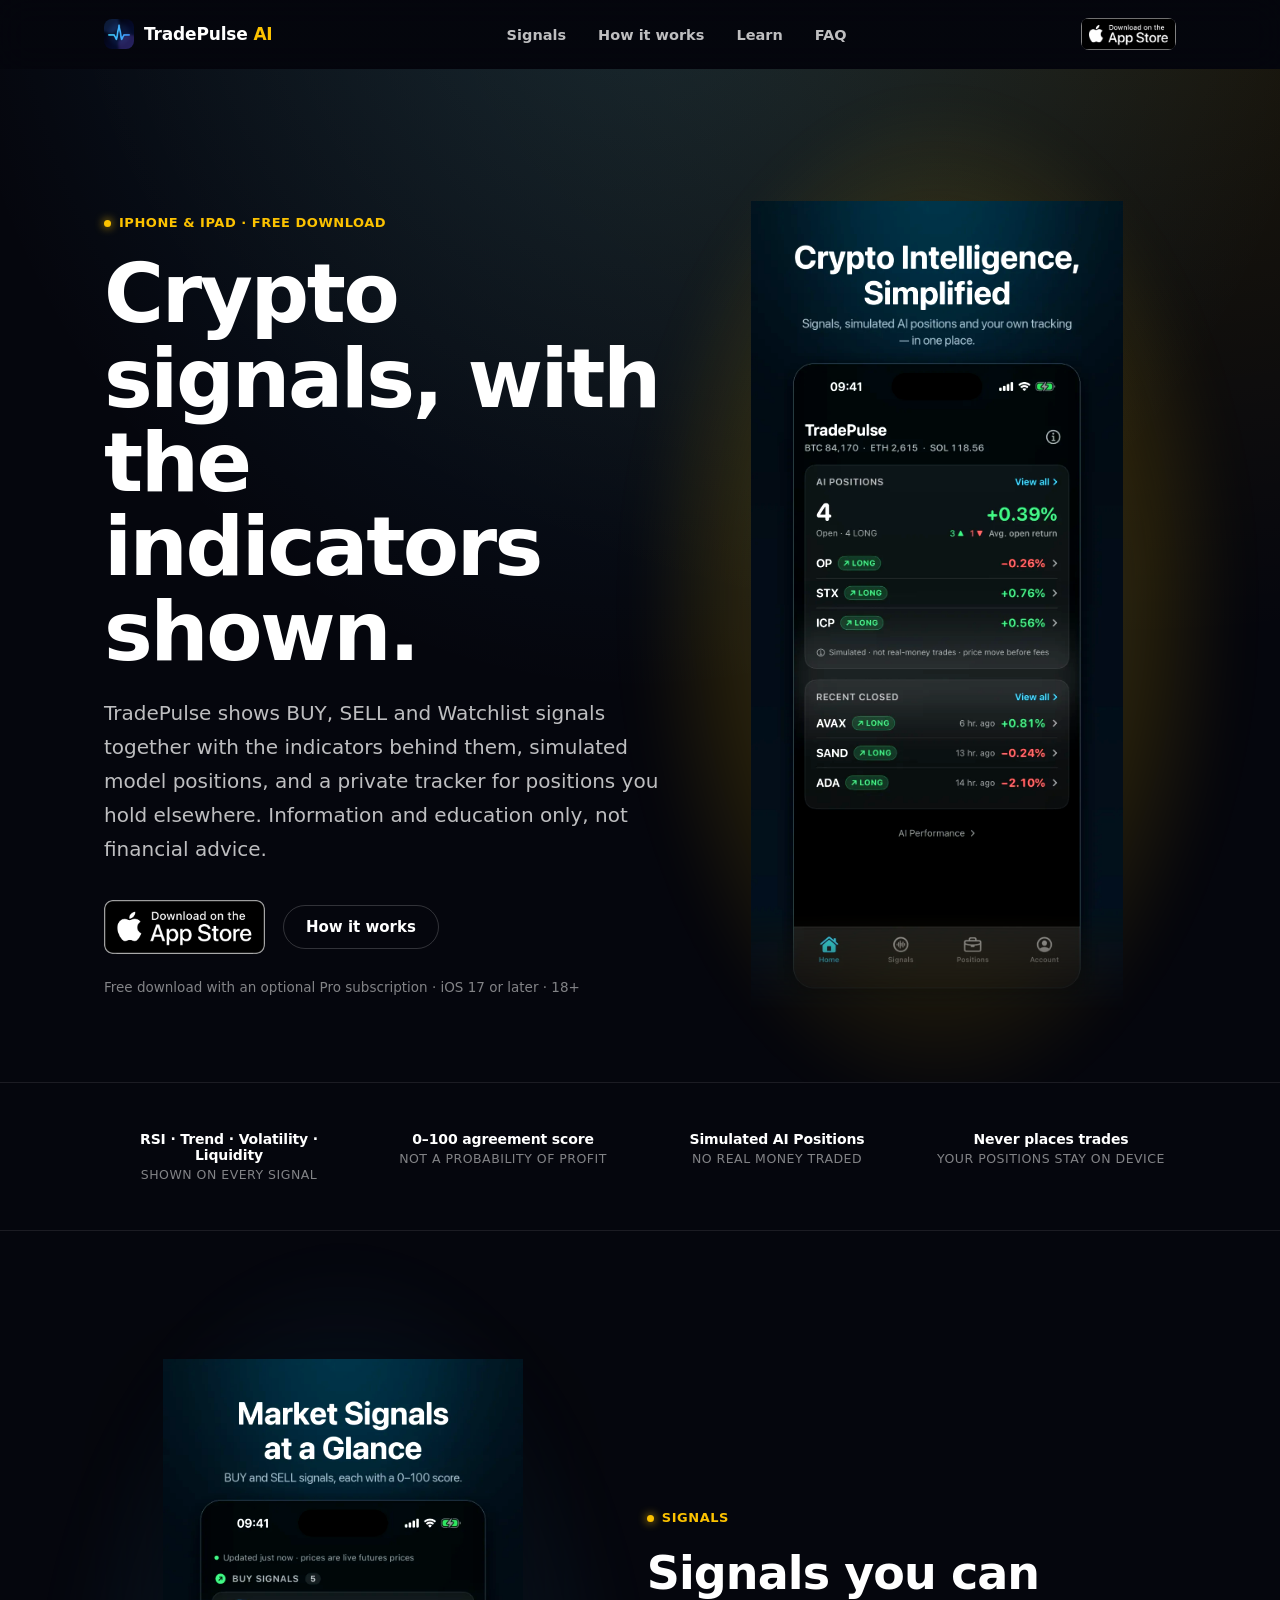
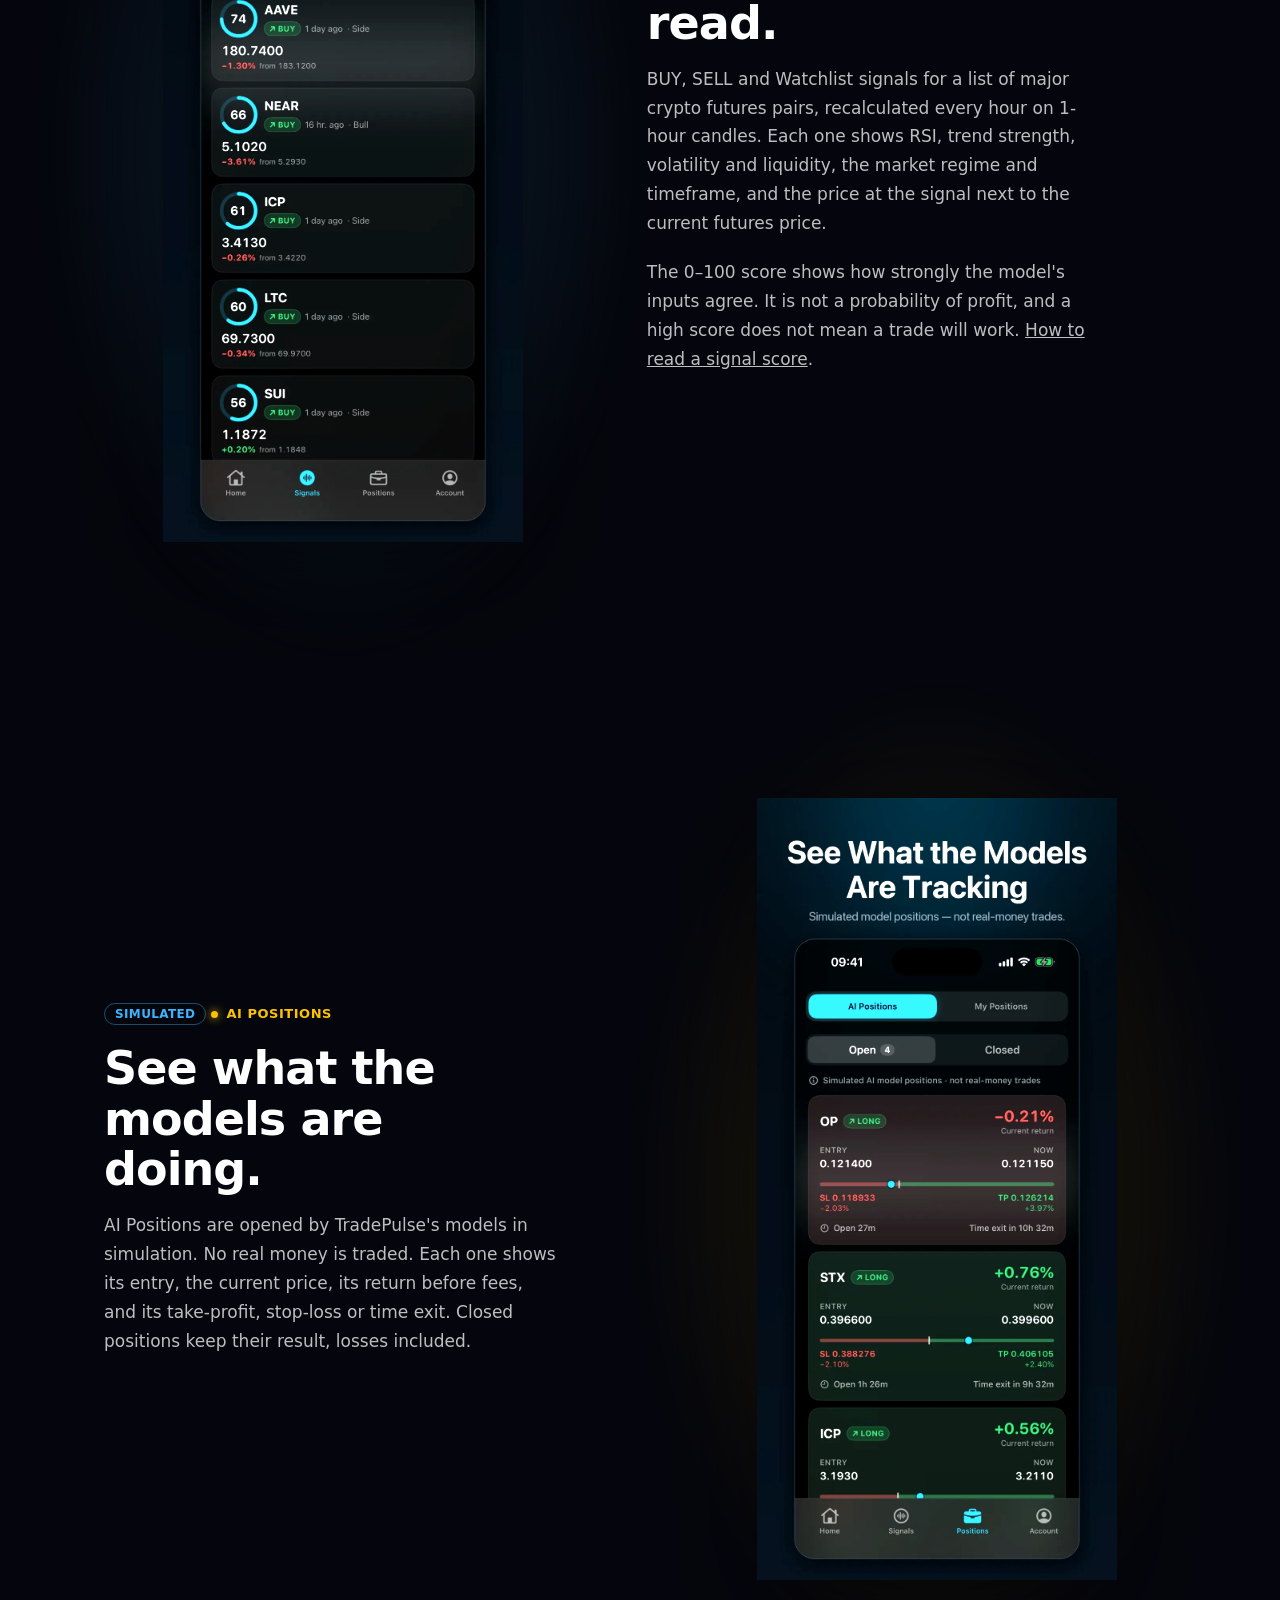
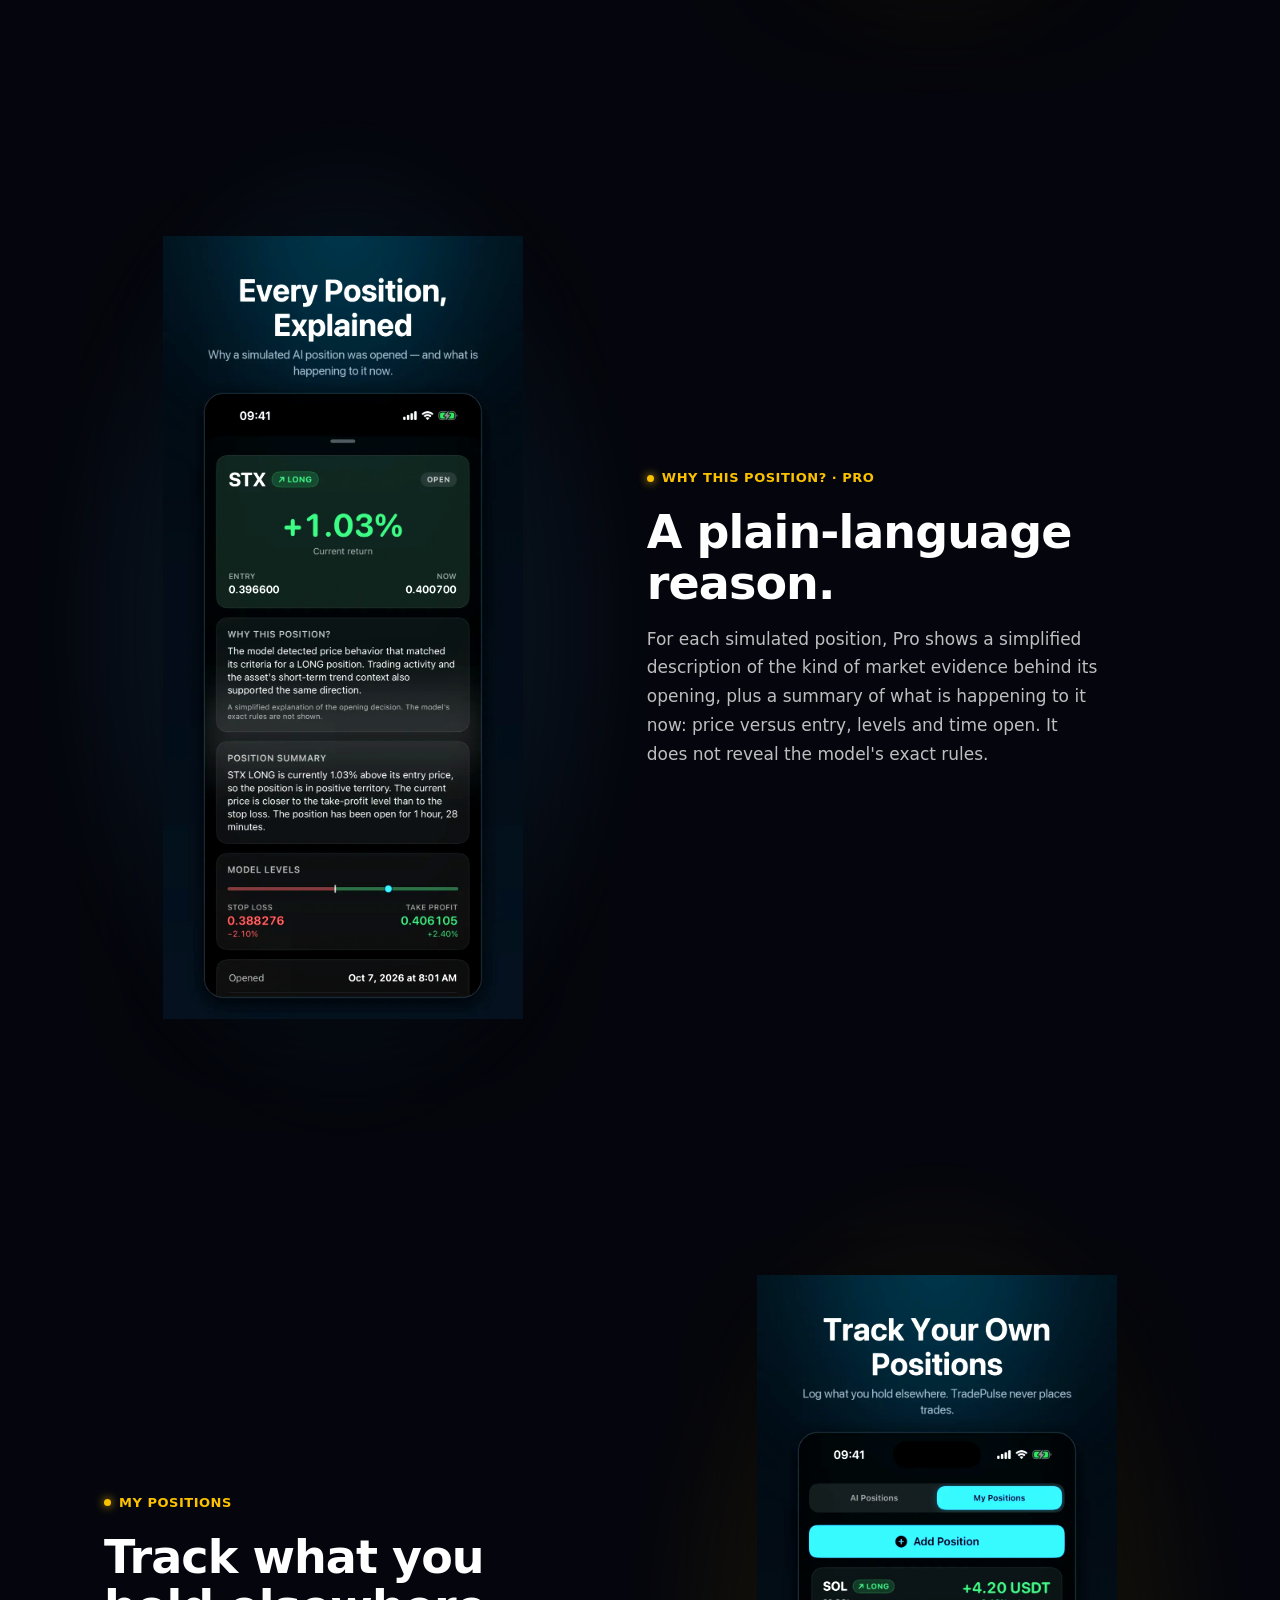
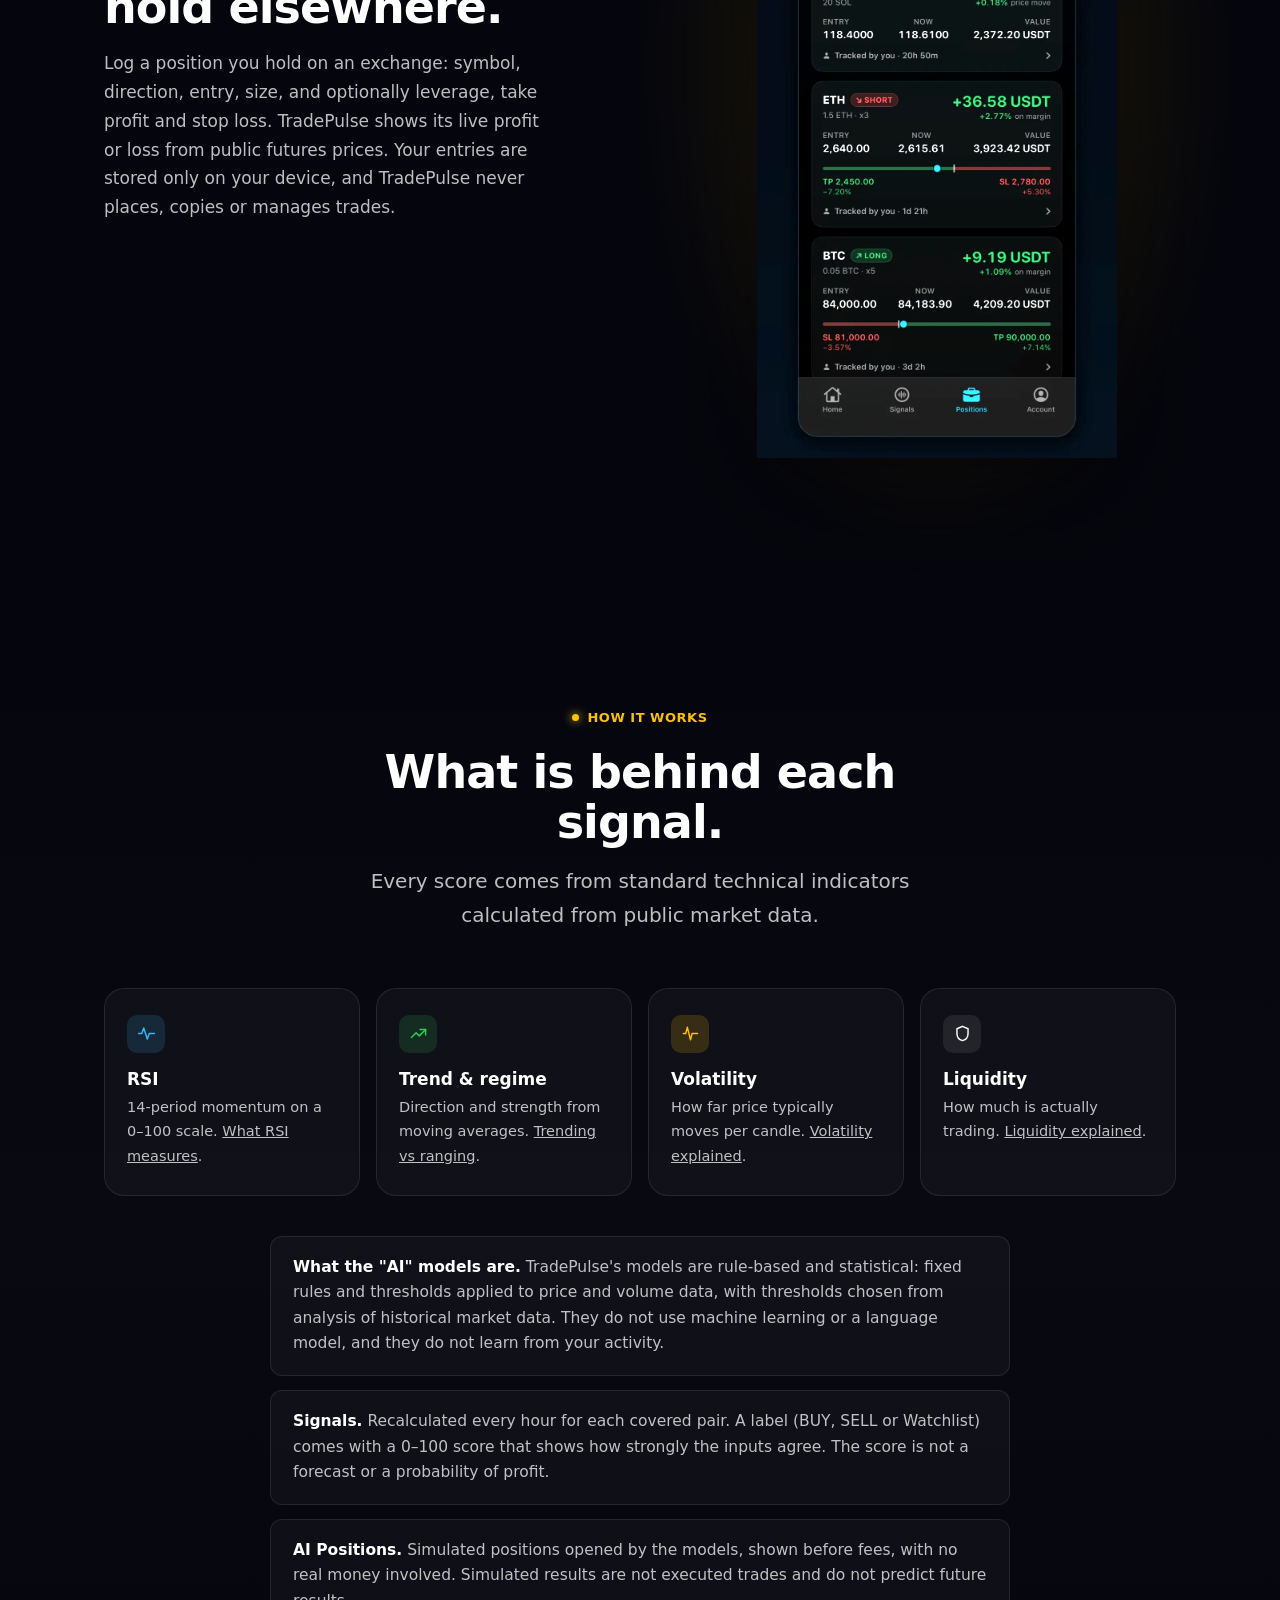
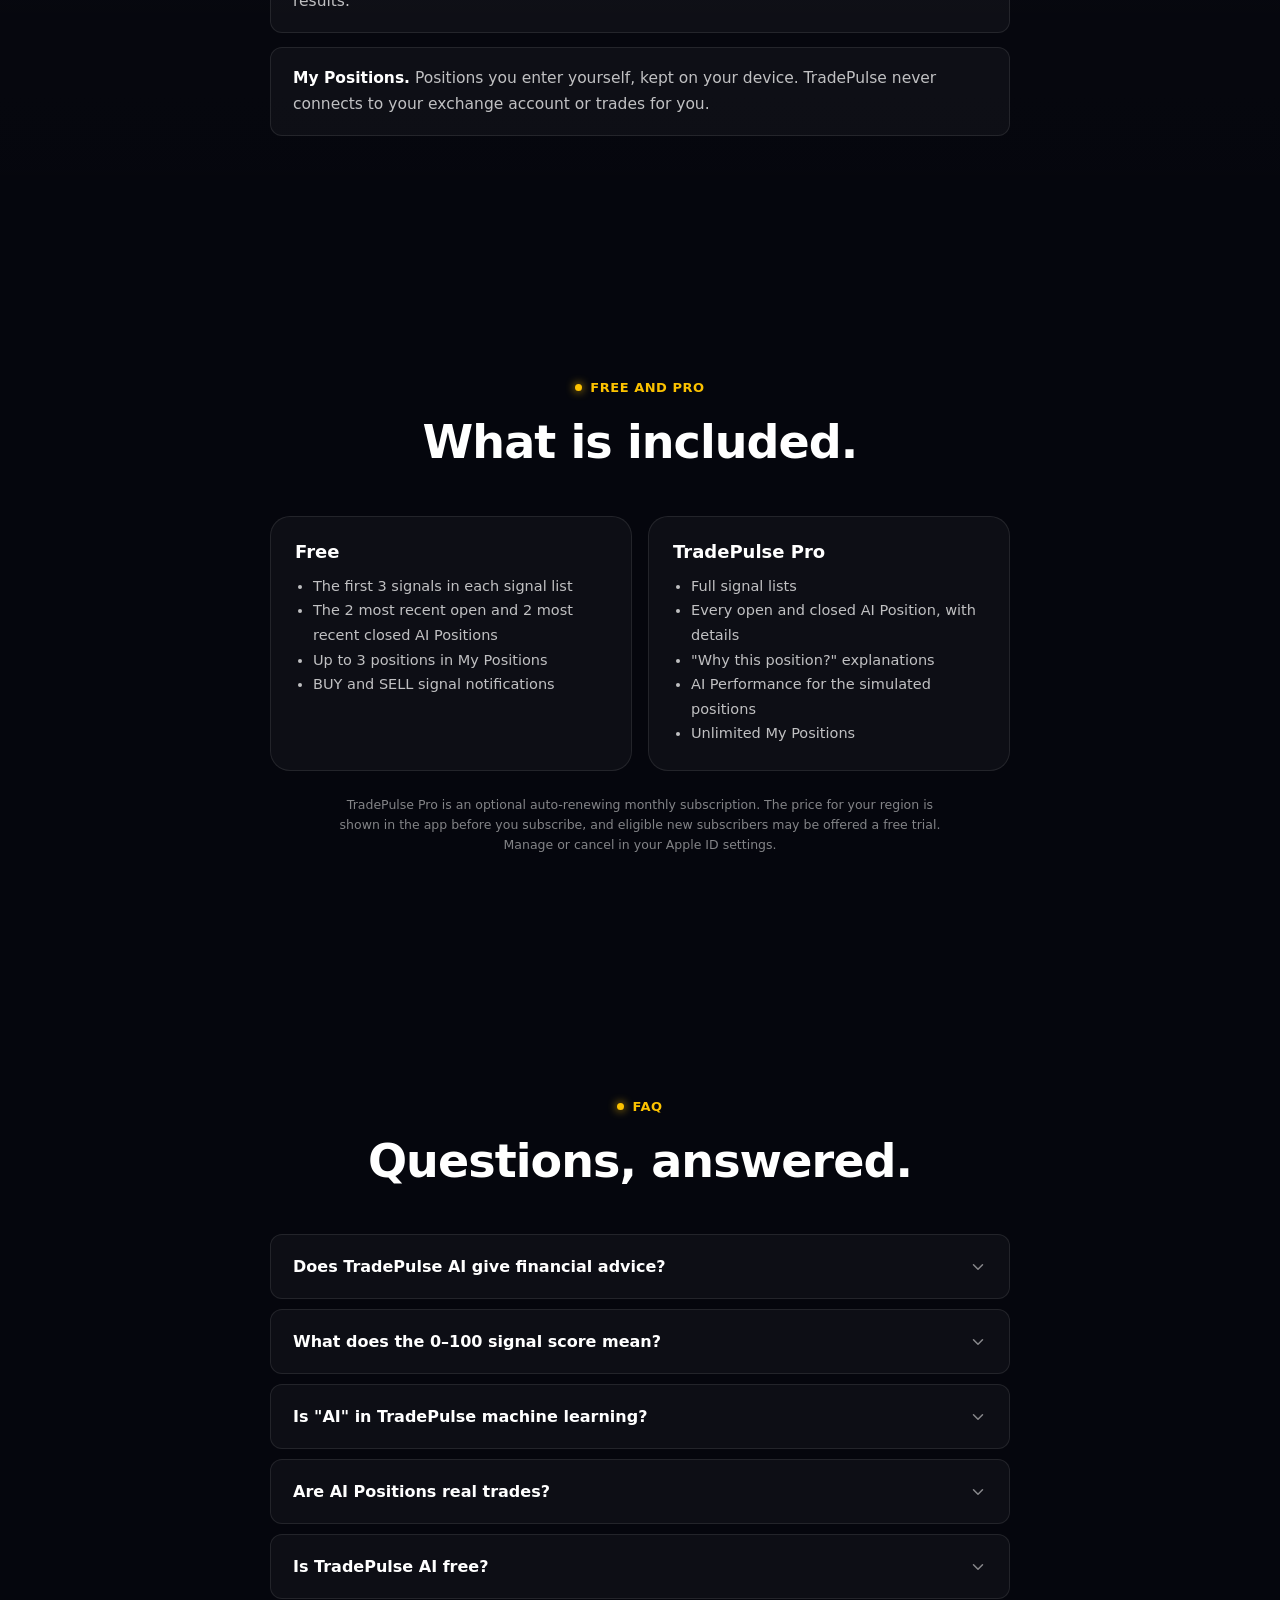
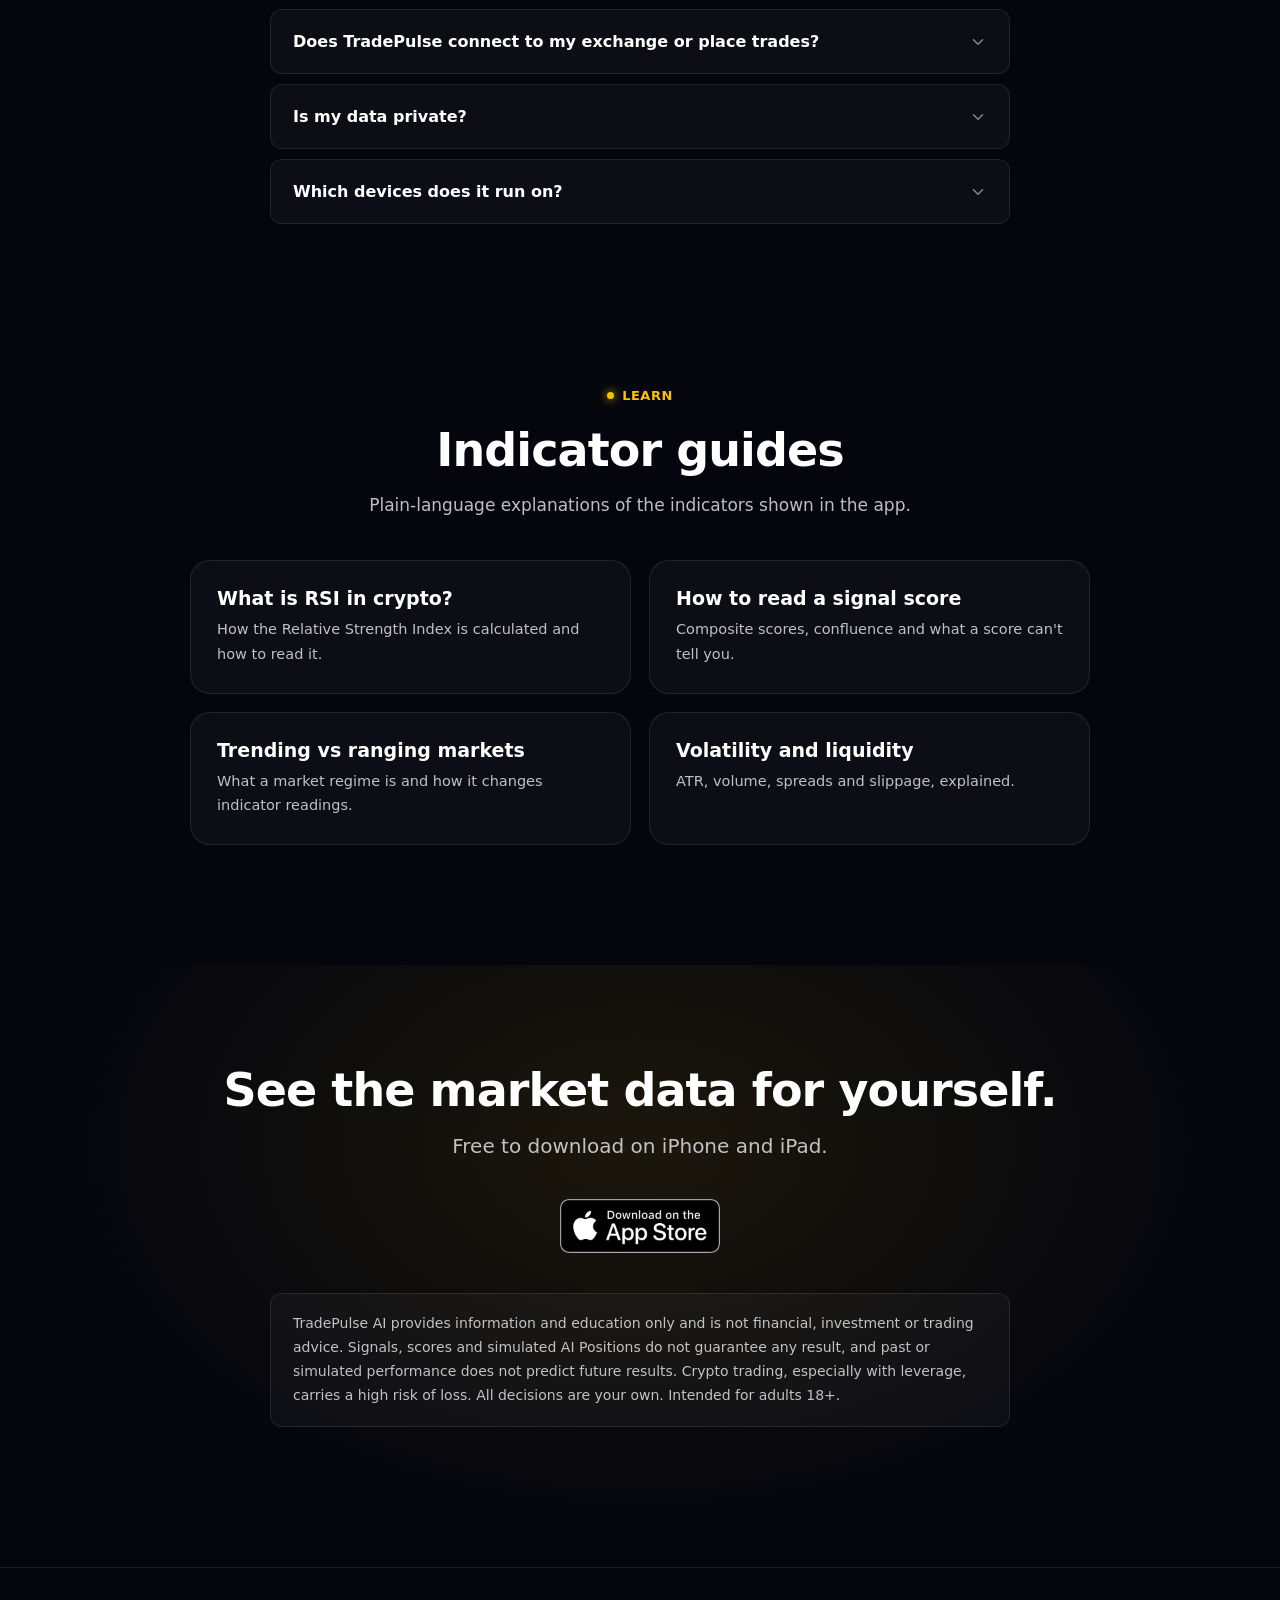
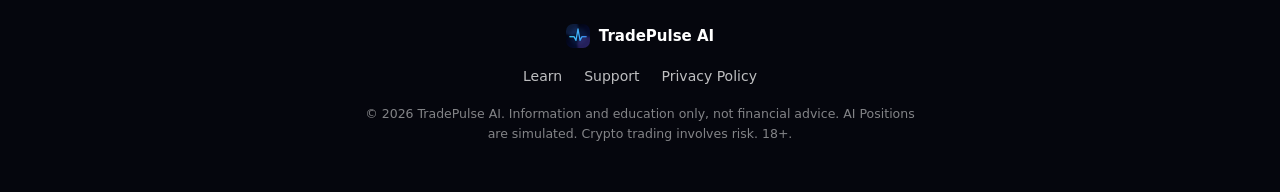
<file: index.html>
<!DOCTYPE html>
<html lang="en">
<head>
  <meta charset="UTF-8" />
  <meta name="viewport" content="width=device-width, initial-scale=1.0" />
  <title>TradePulse AI: Crypto Signals &amp; Position Tracker for iPhone</title>
  <meta name="description" content="Free iPhone and iPad app: crypto BUY/SELL signals with RSI, trend, volatility and liquidity, a 0–100 agreement score, simulated positions and a private tracker." />
  <meta name="theme-color" content="#05060d" />
  <meta name="apple-itunes-app" content="app-id=6756778055" />
  <link rel="canonical" href="https://www.tradepulseai.app/" />
  <link rel="icon" type="image/png" href="assets/icons/favicon-32.png" />
  <link rel="apple-touch-icon" href="assets/icons/apple-touch-icon.png" />

  <meta property="og:type" content="website" />
  <meta property="og:site_name" content="TradePulse AI" />
  <meta property="og:title" content="TradePulse AI: Crypto Signal Scores &amp; Position Tracker" />
  <meta property="og:description" content="Crypto signals with the indicators behind them, simulated model positions and your own position tracking. iPhone and iPad. Not financial advice." />
  <meta property="og:url" content="https://www.tradepulseai.app/" />
  <meta property="og:image" content="https://www.tradepulseai.app/assets/img/og-image.jpg" />
  <meta property="og:image:width" content="1200" />
  <meta property="og:image:height" content="630" />
  <meta property="og:image:alt" content="TradePulse AI app icon next to a simulated position card and a signal card" />
  <meta name="twitter:card" content="summary_large_image" />
  <meta name="twitter:title" content="TradePulse AI: Crypto Signal Scores &amp; Position Tracker" />
  <meta name="twitter:description" content="Crypto signals with the indicators behind them, simulated model positions and your own position tracking. Not financial advice." />
  <meta name="twitter:image" content="https://www.tradepulseai.app/assets/img/og-image.jpg" />

  <link rel="stylesheet" href="style.css" />

  <script type="application/ld+json">
  {
    "@context": "https://schema.org",
    "@graph": [
      {
        "@type": "WebSite",
        "@id": "https://www.tradepulseai.app/#website",
        "name": "TradePulse AI",
        "url": "https://www.tradepulseai.app/",
        "inLanguage": "en"
      },
      {
        "@type": "MobileApplication",
        "@id": "https://www.tradepulseai.app/#app",
        "name": "TradePulse: Crypto Signals AI",
        "alternateName": "TradePulse AI",
        "operatingSystem": "iOS 17.0 or later, iPadOS 17.0 or later",
        "applicationCategory": "FinanceApplication",
        "description": "Crypto market signals (BUY, SELL and Watchlist) with a 0–100 score showing how strongly the model's inputs agree, RSI, trend strength, volatility and liquidity, simulated model positions (no real money) and on-device tracking of positions you hold elsewhere. Information only, not financial advice.",
        "url": "https://www.tradepulseai.app/",
        "installUrl": "https://apps.apple.com/app/tradepulse-crypto-signals-ai/id6756778055",
        "image": "https://www.tradepulseai.app/assets/icons/icon-512.png",
        "screenshot": [
          "https://www.tradepulseai.app/assets/img/screen_01_home.webp",
          "https://www.tradepulseai.app/assets/img/screen_04_signals.webp",
          "https://www.tradepulseai.app/assets/img/screen_03_ai_positions.webp"
        ],
        "inLanguage": ["en", "fr", "de", "ja", "ko", "pt", "es", "tr"],
        "offers": {
          "@type": "Offer",
          "price": "0",
          "priceCurrency": "USD",
          "description": "Free download. TradePulse Pro is an optional auto-renewing monthly in-app subscription."
        }
      }
    ]
  }
  </script>
</head>

<body>
  <a class="skip-link" href="#main">Skip to content</a>
  <noscript><style>.reveal{opacity:1!important;transform:none!important;}</style></noscript>

  <header class="nav" id="siteNav">
    <div class="wrap">
      <a class="brand" href="./">
        <img src="assets/icons/icon-192.png" alt="" width="30" height="30" />
        <span class="word">TradePulse <em>AI</em></span>
      </a>

      <ul class="nav-links">
        <li><a href="#signals">Signals</a></li>
        <li><a href="#how">How it works</a></li>
        <li><a href="learn/">Learn</a></li>
        <li><a href="#faq">FAQ</a></li>
      </ul>

      <a class="badge-link is-small" href="https://apps.apple.com/app/apple-store/id6756778055?pt=128209741&amp;ct=web-home&amp;mt=8" data-ct="web-home" aria-label="Download TradePulse AI on the App Store">
        <img src="assets/img/app_store_badge.png" alt="Download on the App Store" width="480" height="161" />
      </a>
    </div>
  </header>

  <main id="main">
    <section class="hero">
      <div class="wrap hero-grid">
        <div class="hero-copy">
          <p class="kicker">iPhone &amp; iPad · Free download</p>
          <h1>Crypto signals, with the indicators shown.</h1>
          <p class="lede">TradePulse shows BUY, SELL and Watchlist signals together with the indicators behind them, simulated model positions, and a private tracker for positions you hold elsewhere. Information and education only, not financial advice.</p>

          <div class="hero-actions">
            <a class="badge-link is-large" href="https://apps.apple.com/app/apple-store/id6756778055?pt=128209741&amp;ct=web-home&amp;mt=8" data-ct="web-home" aria-label="Download TradePulse AI on the App Store">
              <img src="assets/img/app_store_badge.png" alt="Download on the App Store" width="480" height="161" />
            </a>
            <a class="btn-ghost" href="#how">How it works</a>
          </div>
          <p class="hero-note">Free download with an optional Pro subscription · iOS 17 or later · 18+</p>
        </div>

        <div class="hero-visual reveal">
          <img src="assets/img/screen_01_home.webp" alt="TradePulse home screen listing open simulated AI positions, recent closed ones and a label reading simulated, not real-money trades" width="900" height="1957" fetchpriority="high" />
        </div>
      </div>
    </section>

    <section class="strip">
      <div class="wrap">
        <div class="strip-item">
          <div class="value">RSI · Trend · Volatility · Liquidity</div>
          <div class="label">Shown on every signal</div>
        </div>
        <div class="strip-item">
          <div class="value">0–100 agreement score</div>
          <div class="label">Not a probability of profit</div>
        </div>
        <div class="strip-item">
          <div class="value">Simulated AI Positions</div>
          <div class="label">No real money traded</div>
        </div>
        <div class="strip-item">
          <div class="value">Never places trades</div>
          <div class="label">Your positions stay on device</div>
        </div>
      </div>
    </section>

    <section class="feature" id="signals">
      <div class="wrap feature-grid">
        <div class="feature-media feature-media--blue reveal">
          <img src="assets/img/screen_04_signals.webp" alt="TradePulse signals list: BUY signals for several coins, each with a 0 to 100 score, the price at signal and the move since" width="900" height="1957" loading="lazy" />
        </div>
        <div class="feature-copy reveal">
          <p class="kicker">Signals</p>
          <h2>Signals you can read.</h2>
          <p>BUY, SELL and Watchlist signals for a list of major crypto futures pairs, recalculated every hour on 1-hour candles. Each one shows RSI, trend strength, volatility and liquidity, the market regime and timeframe, and the price at the signal next to the current futures price.</p>
          <p>The 0–100 score shows how strongly the model's inputs agree. It is not a probability of profit, and a high score does not mean a trade will work. <a href="learn/crypto-signal-score-confluence.html">How to read a signal score</a>.</p>
        </div>
      </div>
    </section>

    <section class="feature is-reversed">
      <div class="wrap feature-grid">
        <div class="feature-media feature-media--gold reveal">
          <img src="assets/img/screen_03_ai_positions.webp" alt="TradePulse AI Positions tab with open simulated positions, each showing entry, current price, stop loss, take profit and time exit" width="900" height="1957" loading="lazy" />
        </div>
        <div class="feature-copy reveal">
          <span class="tag-sim">Simulated</span>
          <p class="kicker">AI Positions</p>
          <h2>See what the models are doing.</h2>
          <p>AI Positions are opened by TradePulse's models in simulation. No real money is traded. Each one shows its entry, the current price, its return before fees, and its take-profit, stop-loss or time exit. Closed positions keep their result, losses included.</p>
        </div>
      </div>
    </section>

    <section class="feature">
      <div class="wrap feature-grid">
        <div class="feature-media feature-media--blue reveal">
          <img src="assets/img/screen_02_position_detail.webp" alt="TradePulse simulated position detail with a Why this position explanation, a live position summary and the model's levels" width="900" height="1957" loading="lazy" />
        </div>
        <div class="feature-copy reveal">
          <p class="kicker">Why this position? · Pro</p>
          <h2>A plain-language reason.</h2>
          <p>For each simulated position, Pro shows a simplified description of the kind of market evidence behind its opening, plus a summary of what is happening to it now: price versus entry, levels and time open. It does not reveal the model's exact rules.</p>
        </div>
      </div>
    </section>

    <section class="feature is-reversed">
      <div class="wrap feature-grid">
        <div class="feature-media feature-media--gold reveal">
          <img src="assets/img/screen_05_my_positions.webp" alt="TradePulse My Positions tab with positions entered by the user, showing entry, live price, value and profit or loss in USDT" width="900" height="1957" loading="lazy" />
        </div>
        <div class="feature-copy reveal">
          <p class="kicker">My Positions</p>
          <h2>Track what you hold elsewhere.</h2>
          <p>Log a position you hold on an exchange: symbol, direction, entry, size, and optionally leverage, take profit and stop loss. TradePulse shows its live profit or loss from public futures prices. Your entries are stored only on your device, and TradePulse never places, copies or manages trades.</p>
        </div>
      </div>
    </section>

    <section class="trust" id="how">
      <div class="wrap">
        <div class="trust-head reveal">
          <p class="kicker">How it works</p>
          <h2>What is behind each signal.</h2>
          <p class="lede">Every score comes from standard technical indicators calculated from public market data.</p>
        </div>

        <div class="trust-grid reveal">
          <div class="trust-card c-rsi">
            <div class="icon"><svg viewBox="0 0 24 24" fill="none" stroke="currentColor" stroke-width="1.8" aria-hidden="true"><path d="M2 12h4l2.5-7L13 19l2.5-7H22" stroke-linecap="round" stroke-linejoin="round"/></svg></div>
            <h3>RSI</h3>
            <p>14-period momentum on a 0–100 scale. <a href="learn/what-is-rsi-crypto.html">What RSI measures</a>.</p>
          </div>
          <div class="trust-card c-trend">
            <div class="icon"><svg viewBox="0 0 24 24" fill="none" stroke="currentColor" stroke-width="1.8" aria-hidden="true"><path d="M3 17l6-6 4 4 8-8" stroke-linecap="round" stroke-linejoin="round"/><path d="M14 7h7v7" stroke-linecap="round" stroke-linejoin="round"/></svg></div>
            <h3>Trend &amp; regime</h3>
            <p>Direction and strength from moving averages. <a href="learn/crypto-market-regime-trending-vs-ranging.html">Trending vs ranging</a>.</p>
          </div>
          <div class="trust-card c-vol">
            <div class="icon"><svg viewBox="0 0 24 24" fill="none" stroke="currentColor" stroke-width="1.8" aria-hidden="true"><path d="M3 12h3l2-8 4 16 2-8h7" stroke-linecap="round" stroke-linejoin="round"/></svg></div>
            <h3>Volatility</h3>
            <p>How far price typically moves per candle. <a href="learn/crypto-volatility-and-liquidity.html">Volatility explained</a>.</p>
          </div>
          <div class="trust-card c-liq">
            <div class="icon"><svg viewBox="0 0 24 24" fill="none" stroke="currentColor" stroke-width="1.8" aria-hidden="true"><path d="M12 3l7 3v6c0 4.5-3 8-7 9-4-1-7-4.5-7-9V6l7-3z"/></svg></div>
            <h3>Liquidity</h3>
            <p>How much is actually trading. <a href="learn/crypto-volatility-and-liquidity.html">Liquidity explained</a>.</p>
          </div>
        </div>

        <ul class="how-list reveal" style="margin-top:40px">
          <li><strong>What the "AI" models are.</strong> TradePulse's models are rule-based and statistical: fixed rules and thresholds applied to price and volume data, with thresholds chosen from analysis of historical market data. They do not use machine learning or a language model, and they do not learn from your activity.</li>
          <li><strong>Signals.</strong> Recalculated every hour for each covered pair. A label (BUY, SELL or Watchlist) comes with a 0–100 score that shows how strongly the inputs agree. The score is not a forecast or a probability of profit.</li>
          <li><strong>AI Positions.</strong> Simulated positions opened by the models, shown before fees, with no real money involved. Simulated results are not executed trades and do not predict future results.</li>
          <li><strong>My Positions.</strong> Positions you enter yourself, kept on your device. TradePulse never connects to your exchange account or trades for you.</li>
        </ul>
      </div>
    </section>

    <section class="faq-section" id="pro">
      <div class="wrap">
        <div class="faq-head reveal">
          <p class="kicker">Free and Pro</p>
          <h2>What is included.</h2>
        </div>
        <div class="plans reveal">
          <div class="plan">
            <h3>Free</h3>
            <ul>
              <li>The first 3 signals in each signal list</li>
              <li>The 2 most recent open and 2 most recent closed AI Positions</li>
              <li>Up to 3 positions in My Positions</li>
              <li>BUY and SELL signal notifications</li>
            </ul>
          </div>
          <div class="plan">
            <h3>TradePulse Pro</h3>
            <ul>
              <li>Full signal lists</li>
              <li>Every open and closed AI Position, with details</li>
              <li>"Why this position?" explanations</li>
              <li>AI Performance for the simulated positions</li>
              <li>Unlimited My Positions</li>
            </ul>
          </div>
        </div>
        <p class="disclaimer" style="margin:24px auto 0;text-align:center">TradePulse Pro is an optional auto-renewing monthly subscription. The price for your region is shown in the app before you subscribe, and eligible new subscribers may be offered a free trial. Manage or cancel in your Apple ID settings.</p>
      </div>
    </section>

    <section class="faq-section" id="faq">
      <div class="wrap">
        <div class="faq-head reveal">
          <p class="kicker">FAQ</p>
          <h2>Questions, answered.</h2>
        </div>

        <div class="faq-list reveal">
          <details>
            <summary>Does TradePulse AI give financial advice?
              <svg class="chevron" viewBox="0 0 24 24" fill="none" stroke="currentColor" stroke-width="2" aria-hidden="true"><path d="M6 9l6 6 6-6" stroke-linecap="round" stroke-linejoin="round"/></svg>
            </summary>
            <p>No. TradePulse AI provides market information and education only. It does not know your finances or goals, it does not give personal recommendations, and every decision is your own.</p>
          </details>

          <details>
            <summary>What does the 0–100 signal score mean?
              <svg class="chevron" viewBox="0 0 24 24" fill="none" stroke="currentColor" stroke-width="2" aria-hidden="true"><path d="M6 9l6 6 6-6" stroke-linecap="round" stroke-linejoin="round"/></svg>
            </summary>
            <p>It shows how strongly the model's inputs (trend, volatility, liquidity, RSI and MACD momentum) line up with the conditions the model looks for. It is not a probability of profit and not a prediction. See <a href="learn/crypto-signal-score-confluence.html">how to read a signal score</a>.</p>
          </details>

          <details>
            <summary>Is "AI" in TradePulse machine learning?
              <svg class="chevron" viewBox="0 0 24 24" fill="none" stroke="currentColor" stroke-width="2" aria-hidden="true"><path d="M6 9l6 6 6-6" stroke-linecap="round" stroke-linejoin="round"/></svg>
            </summary>
            <p>No. "AI Positions" and "AI Performance" are feature names for the output of rule-based, statistical models: fixed rules and thresholds applied to price and volume data. They do not use machine learning or a language model.</p>
          </details>

          <details>
            <summary>Are AI Positions real trades?
              <svg class="chevron" viewBox="0 0 24 24" fill="none" stroke="currentColor" stroke-width="2" aria-hidden="true"><path d="M6 9l6 6 6-6" stroke-linecap="round" stroke-linejoin="round"/></svg>
            </summary>
            <p>No. They are simulated positions opened by the models. No real money is traded, returns are shown before fees, and simulated results do not guarantee or predict future results.</p>
          </details>

          <details>
            <summary>Is TradePulse AI free?
              <svg class="chevron" viewBox="0 0 24 24" fill="none" stroke="currentColor" stroke-width="2" aria-hidden="true"><path d="M6 9l6 6 6-6" stroke-linecap="round" stroke-linejoin="round"/></svg>
            </summary>
            <p>The app is free to download and includes a limited set of signals, AI Positions and My Positions. TradePulse Pro is an optional monthly subscription that unlocks full lists, position details, "Why this position?" and AI Performance.</p>
          </details>

          <details>
            <summary>Does TradePulse connect to my exchange or place trades?
              <svg class="chevron" viewBox="0 0 24 24" fill="none" stroke="currentColor" stroke-width="2" aria-hidden="true"><path d="M6 9l6 6 6-6" stroke-linecap="round" stroke-linejoin="round"/></svg>
            </summary>
            <p>No. There is no exchange login. Positions you add to My Positions are stored on your device, and TradePulse never places, copies or manages trades.</p>
          </details>

          <details>
            <summary>Is my data private?
              <svg class="chevron" viewBox="0 0 24 24" fill="none" stroke="currentColor" stroke-width="2" aria-hidden="true"><path d="M6 9l6 6 6-6" stroke-linecap="round" stroke-linejoin="round"/></svg>
            </summary>
            <p>We don't sell, rent, or trade your personal data. See the <a href="privacy.html">Privacy Policy</a> for details on what is collected.</p>
          </details>

          <details>
            <summary>Which devices does it run on?
              <svg class="chevron" viewBox="0 0 24 24" fill="none" stroke="currentColor" stroke-width="2" aria-hidden="true"><path d="M6 9l6 6 6-6" stroke-linecap="round" stroke-linejoin="round"/></svg>
            </summary>
            <p>iPhone and iPad running iOS or iPadOS 17 or later. The app is available in English, French, German, Japanese, Korean, Portuguese, Spanish and Turkish.</p>
          </details>
        </div>
      </div>
    </section>

    <section class="learn-section">
      <div class="wrap">
        <div class="section-head reveal">
          <p class="kicker">Learn</p>
          <h2>Indicator guides</h2>
          <p>Plain-language explanations of the indicators shown in the app.</p>
        </div>
        <div class="learn-grid reveal">
          <a class="learn-card" href="learn/what-is-rsi-crypto.html"><h3>What is RSI in crypto?</h3><p>How the Relative Strength Index is calculated and how to read it.</p></a>
          <a class="learn-card" href="learn/crypto-signal-score-confluence.html"><h3>How to read a signal score</h3><p>Composite scores, confluence and what a score can't tell you.</p></a>
          <a class="learn-card" href="learn/crypto-market-regime-trending-vs-ranging.html"><h3>Trending vs ranging markets</h3><p>What a market regime is and how it changes indicator readings.</p></a>
          <a class="learn-card" href="learn/crypto-volatility-and-liquidity.html"><h3>Volatility and liquidity</h3><p>ATR, volume, spreads and slippage, explained.</p></a>
        </div>
      </div>
    </section>

    <section class="closing">
      <div class="wrap">
        <h2>See the market data for yourself.</h2>
        <p class="lede">Free to download on iPhone and iPad.</p>
        <div class="closing-actions">
          <a class="badge-link is-large" href="https://apps.apple.com/app/apple-store/id6756778055?pt=128209741&amp;ct=web-home&amp;mt=8" data-ct="web-home" aria-label="Download TradePulse AI on the App Store">
            <img src="assets/img/app_store_badge.png" alt="Download on the App Store" width="480" height="161" />
          </a>
        </div>
        <div class="notice" style="margin-top:40px;text-align:left">
          <p>TradePulse AI provides information and education only and is not financial, investment or trading advice. Signals, scores and simulated AI Positions do not guarantee any result, and past or simulated performance does not predict future results. Crypto trading, especially with leverage, carries a high risk of loss. All decisions are your own. Intended for adults 18+.</p>
        </div>
      </div>
    </section>
  </main>

  <footer>
    <div class="wrap">
      <a class="footer-brand" href="./">
        <img src="assets/icons/icon-192.png" alt="" width="24" height="24" />
        TradePulse AI
      </a>
      <div class="footer-links">
        <a href="learn/">Learn</a>
        <a href="support.html">Support</a>
        <a href="privacy.html">Privacy Policy</a>
      </div>
      <p class="footer-fine">© <span id="year">2026</span> TradePulse AI. Information and education only, not financial advice. AI Positions are simulated. Crypto trading involves risk. 18+.</p>
    </div>
  </footer>

  <script>
    document.getElementById('year').textContent = new Date().getFullYear();

    var nav = document.getElementById('siteNav');
    var onScroll = function () {
      nav.classList.toggle('is-scrolled', window.scrollY > 8);
    };
    onScroll();
    window.addEventListener('scroll', onScroll, { passive: true });

    var revealEls = document.querySelectorAll('.reveal');
    if (!window.matchMedia('(prefers-reduced-motion: reduce)').matches && 'IntersectionObserver' in window) {
      var io = new IntersectionObserver(function (entries) {
        entries.forEach(function (entry) {
          if (entry.isIntersecting) {
            entry.target.classList.add('is-visible');
            io.unobserve(entry.target);
          }
        });
      }, { threshold: 0, rootMargin: '0px 0px -8% 0px' });
      revealEls.forEach(function (el) { io.observe(el); });
      // Safety net: never let real content stay invisible if IO doesn't
      // fire for some reason (unusual embedding context, browser quirk).
      setTimeout(function () {
        revealEls.forEach(function (el) { el.classList.add('is-visible'); });
      }, 2000);
    } else {
      revealEls.forEach(function (el) { el.classList.add('is-visible'); });
    }
  </script>
</body>
</html>
</file>
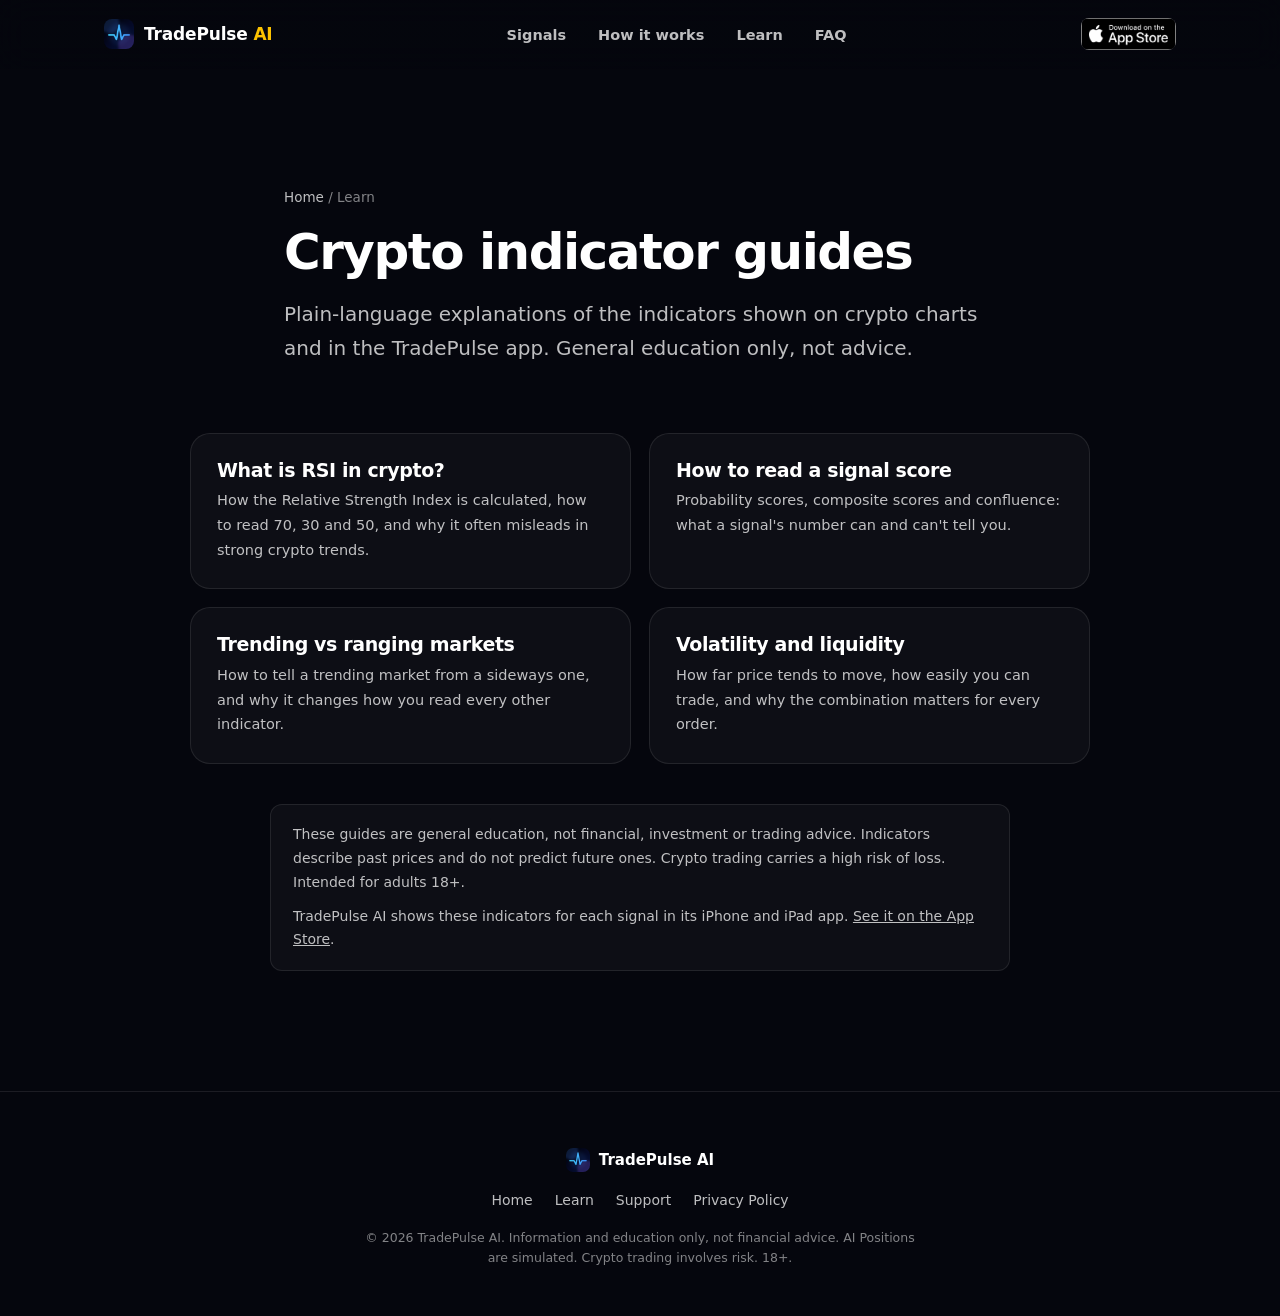
<file: learn/index.html>
<!DOCTYPE html>
<html lang="en">
<head>
  <meta charset="UTF-8" />
  <meta name="viewport" content="width=device-width, initial-scale=1.0" />
  <title>Crypto Indicator Guides: RSI, Scores, Regimes | TradePulse AI</title>
  <meta name="description" content="Plain-language, non-promotional guides to crypto chart indicators: RSI, signal scores and confluence, trending vs ranging markets, volatility and liquidity." />
  <meta name="theme-color" content="#05060d" />
  <meta name="apple-itunes-app" content="app-id=6756778055" />
  <link rel="canonical" href="https://www.tradepulseai.app/learn/" />
  <link rel="icon" type="image/png" href="../assets/icons/favicon-32.png" />
  <link rel="apple-touch-icon" href="../assets/icons/apple-touch-icon.png" />
  <meta property="og:type" content="website" />
  <meta property="og:site_name" content="TradePulse AI" />
  <meta property="og:title" content="Crypto Indicator Guides: RSI, Scores, Regimes | TradePulse AI" />
  <meta property="og:description" content="Plain-language, non-promotional guides to crypto chart indicators: RSI, signal scores and confluence, trending vs ranging markets, volatility and liquidity." />
  <meta property="og:url" content="https://www.tradepulseai.app/learn/" />
  <meta property="og:image" content="https://www.tradepulseai.app/assets/img/og-image.jpg" />
  <meta name="twitter:card" content="summary_large_image" />
  <meta name="twitter:title" content="Crypto Indicator Guides: RSI, Scores, Regimes | TradePulse AI" />
  <meta name="twitter:description" content="Plain-language, non-promotional guides to crypto chart indicators: RSI, signal scores and confluence, trending vs ranging markets, volatility and liquidity." />
  <meta name="twitter:image" content="https://www.tradepulseai.app/assets/img/og-image.jpg" />
  <link rel="stylesheet" href="../style.css" />
  <script type="application/ld+json">
{
  "@context": "https://schema.org",
  "@graph": [
    {
      "@type": "CollectionPage",
      "@id": "https://www.tradepulseai.app/learn/",
      "name": "Crypto indicator guides",
      "url": "https://www.tradepulseai.app/learn/",
      "inLanguage": "en",
      "description": "Plain-language guides to RSI, signal scores, market regimes, volatility and liquidity.",
      "hasPart": [
        {
          "@type": "Article",
          "headline": "What is RSI in crypto?",
          "url": "https://www.tradepulseai.app/learn/what-is-rsi-crypto.html"
        },
        {
          "@type": "Article",
          "headline": "How to read a crypto signal score",
          "url": "https://www.tradepulseai.app/learn/crypto-signal-score-confluence.html"
        },
        {
          "@type": "Article",
          "headline": "Crypto market regime: trending vs ranging",
          "url": "https://www.tradepulseai.app/learn/crypto-market-regime-trending-vs-ranging.html"
        },
        {
          "@type": "Article",
          "headline": "Volatility and liquidity in crypto, explained",
          "url": "https://www.tradepulseai.app/learn/crypto-volatility-and-liquidity.html"
        }
      ]
    },
    {
      "@type": "BreadcrumbList",
      "itemListElement": [
        {
          "@type": "ListItem",
          "position": 1,
          "name": "Home",
          "item": "https://www.tradepulseai.app/"
        },
        {
          "@type": "ListItem",
          "position": 2,
          "name": "Learn",
          "item": "https://www.tradepulseai.app/learn/"
        }
      ]
    }
  ]
}
  </script>
</head>

<body>
  <a class="skip-link" href="#main">Skip to content</a>

  <header class="nav" id="siteNav">
    <div class="wrap">
      <a class="brand" href="../">
        <img src="../assets/icons/icon-192.png" alt="" width="30" height="30" />
        <span class="word">TradePulse <em>AI</em></span>
      </a>
      <ul class="nav-links">
        <li><a href="../#signals">Signals</a></li>
        <li><a href="../#how">How it works</a></li>
        <li><a href="../learn/">Learn</a></li>
        <li><a href="../#faq">FAQ</a></li>
      </ul>
      <a class="badge-link is-small" href="https://apps.apple.com/app/apple-store/id6756778055?pt=128209741&amp;ct=web-learn&amp;mt=8" data-ct="web-learn" aria-label="Download TradePulse AI on the App Store">
        <img src="../assets/img/app_store_badge.png" alt="Download on the App Store" width="480" height="161" />
      </a>
    </div>
  </header>

  <main id="main">
    <section class="article-hero">
      <div class="wrap">
        <nav class="crumbs" aria-label="Breadcrumb"><a href="../">Home</a> / <span>Learn</span></nav>
        <h1>Crypto indicator guides</h1>
        <p class="lede">Plain-language explanations of the indicators shown on crypto charts and in the TradePulse app. General education only, not advice.</p>
      </div>
    </section>

    <section class="learn-section" style="padding-top:16px">
      <div class="wrap">
        <div class="learn-grid">
          <a class="learn-card" href="/learn/what-is-rsi-crypto.html">
            <h2>What is RSI in crypto?</h2>
            <p>How the Relative Strength Index is calculated, how to read 70, 30 and 50, and why it often misleads in strong crypto trends.</p>
          </a>
          <a class="learn-card" href="/learn/crypto-signal-score-confluence.html">
            <h2>How to read a signal score</h2>
            <p>Probability scores, composite scores and confluence: what a signal&#x27;s number can and can&#x27;t tell you.</p>
          </a>
          <a class="learn-card" href="/learn/crypto-market-regime-trending-vs-ranging.html">
            <h2>Trending vs ranging markets</h2>
            <p>How to tell a trending market from a sideways one, and why it changes how you read every other indicator.</p>
          </a>
          <a class="learn-card" href="/learn/crypto-volatility-and-liquidity.html">
            <h2>Volatility and liquidity</h2>
            <p>How far price tends to move, how easily you can trade, and why the combination matters for every order.</p>
          </a>
        </div>
        <div class="notice" style="margin-top:40px">
          <p>These guides are general education, not financial, investment or trading advice. Indicators describe past prices and do not predict future ones. Crypto trading carries a high risk of loss. Intended for adults 18+.</p>
          <p>TradePulse AI shows these indicators for each signal in its iPhone and iPad app. <a href="https://apps.apple.com/app/apple-store/id6756778055?pt=128209741&amp;ct=web-learn&amp;mt=8" data-ct="web-learn">See it on the App Store</a>.</p>
        </div>
      </div>
    </section>
  </main>

  <footer>
    <div class="wrap">
      <a class="footer-brand" href="../">
        <img src="../assets/icons/icon-192.png" alt="" width="24" height="24" />
        TradePulse AI
      </a>
      <div class="footer-links">
        <a href="../">Home</a>
        <a href="../learn/">Learn</a>
        <a href="../support.html">Support</a>
        <a href="../privacy.html">Privacy Policy</a>
      </div>
      <p class="footer-fine">© <span id="year">2026</span> TradePulse AI. Information and education only, not financial advice. AI Positions are simulated. Crypto trading involves risk. 18+.</p>
    </div>
  </footer>

  <script>
    document.getElementById('year').textContent = new Date().getFullYear();
    var nav = document.getElementById('siteNav');
    var onScroll = function () { nav.classList.toggle('is-scrolled', window.scrollY > 8); };
    onScroll();
    window.addEventListener('scroll', onScroll, { passive: true });
  </script>
</body>
</html>
</file>
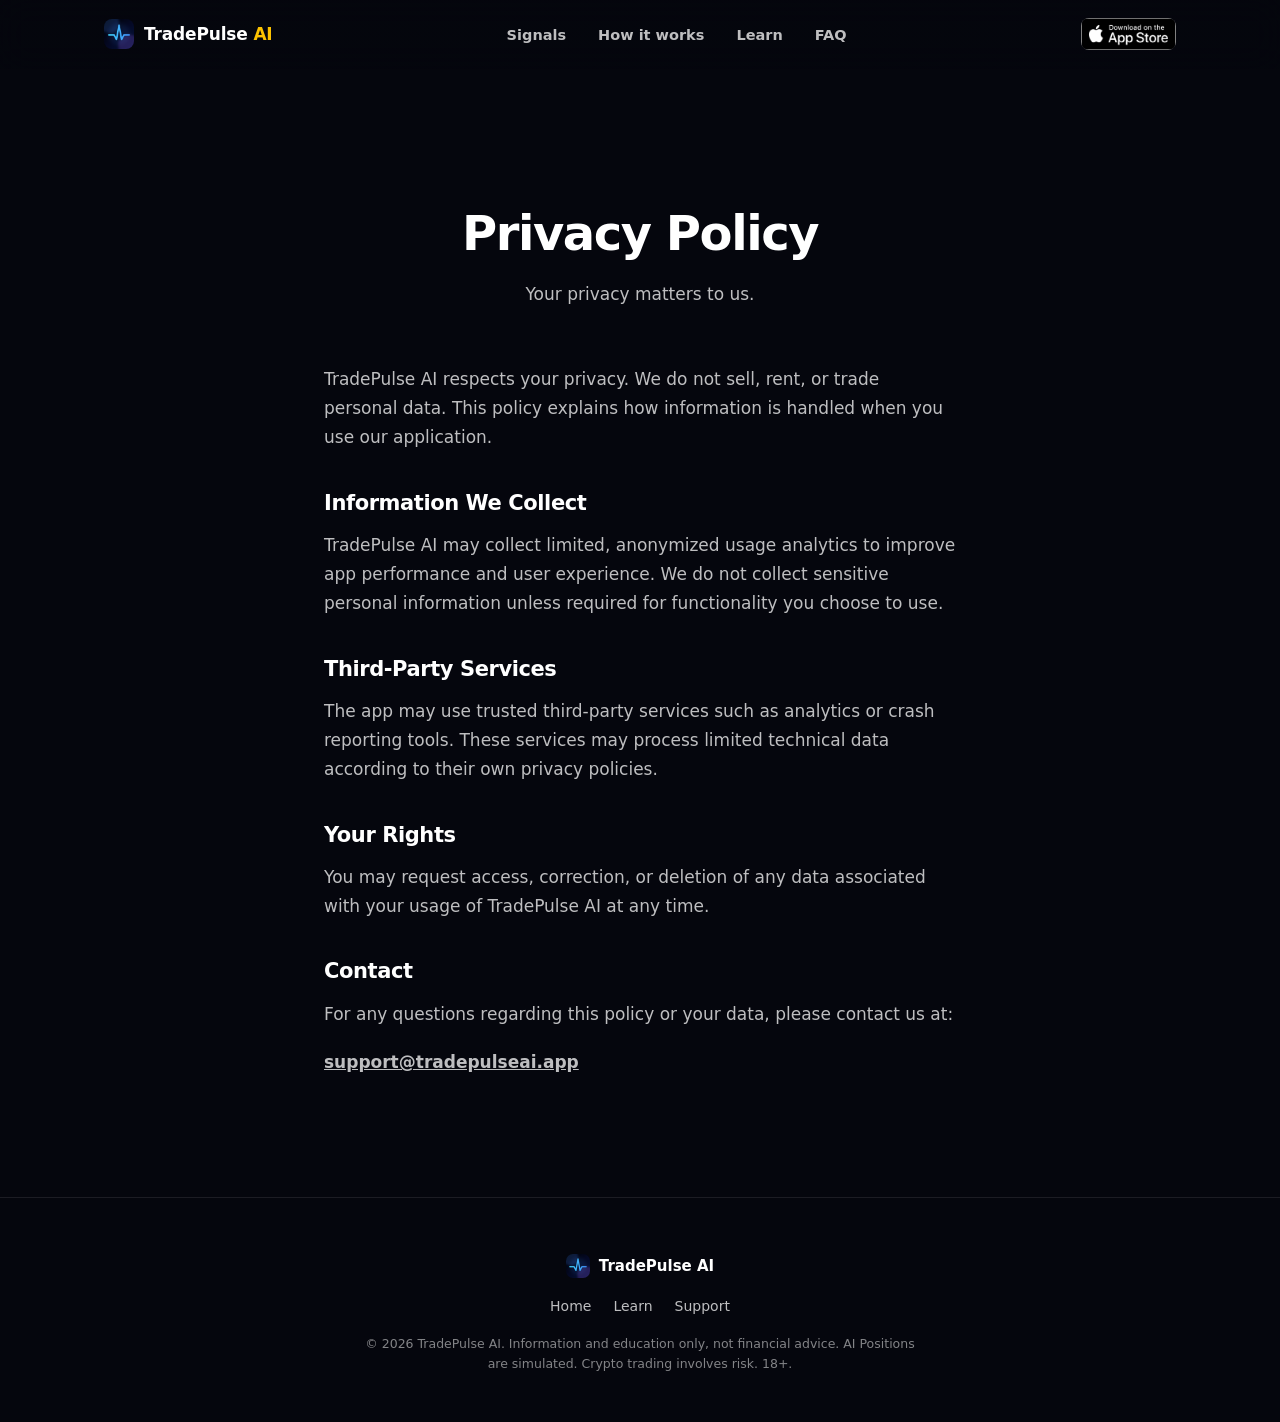
<file: privacy.html>
<!DOCTYPE html>
<html lang="en">
<head>
  <meta charset="UTF-8" />
  <meta name="viewport" content="width=device-width, initial-scale=1.0" />
  <title>Privacy Policy — TradePulse AI</title>
  <meta name="description" content="TradePulse AI privacy policy: what data the app collects, how it is used, and how to contact us about your data." />
  <meta name="theme-color" content="#05060d" />
  <meta name="apple-itunes-app" content="app-id=6756778055" />
  <meta property="og:type" content="website" />
  <meta property="og:site_name" content="TradePulse AI" />
  <meta property="og:title" content="Privacy Policy — TradePulse AI" />
  <meta property="og:description" content="TradePulse AI privacy policy: what data the app collects, how it is used, and how to contact us about your data." />
  <meta property="og:url" content="https://www.tradepulseai.app/privacy.html" />
  <meta property="og:image" content="https://www.tradepulseai.app/assets/img/og-image.jpg" />
  <meta name="twitter:card" content="summary_large_image" />
  <link rel="canonical" href="https://www.tradepulseai.app/privacy.html" />
  <link rel="icon" type="image/png" href="assets/icons/favicon-32.png" />
  <link rel="apple-touch-icon" href="assets/icons/apple-touch-icon.png" />
  <link rel="stylesheet" href="style.css" />
</head>

<body>
  <a class="skip-link" href="#main">Skip to content</a>

  <header class="nav" id="siteNav">
    <div class="wrap">
      <a class="brand" href="./">
        <img src="assets/icons/icon-192.png" alt="" width="30" height="30" />
        <span class="word">TradePulse <em>AI</em></span>
      </a>
      <ul class="nav-links">
        <li><a href="./#signals">Signals</a></li>
        <li><a href="./#how">How it works</a></li>
        <li><a href="learn/">Learn</a></li>
        <li><a href="./#faq">FAQ</a></li>
      </ul>
      <a class="badge-link is-small" href="https://apps.apple.com/app/apple-store/id6756778055?pt=128209741&amp;ct=web-privacy&amp;mt=8" data-ct="web-privacy" aria-label="Download TradePulse AI on the App Store">
        <img src="assets/img/app_store_badge.png" alt="Download on the App Store" width="480" height="161" />
      </a>
    </div>
  </header>

  <main id="main">
    <section class="legal-hero">
      <div class="wrap">
        <h1>Privacy Policy</h1>
        <p>Your privacy matters to us.</p>
      </div>
    </section>

    <section class="legal-body">
      <div class="wrap">
        <p>
          TradePulse AI respects your privacy. We do not sell, rent, or trade personal data.
          This policy explains how information is handled when you use our application.
        </p>

        <h2>Information We Collect</h2>
        <p>
          TradePulse AI may collect limited, anonymized usage analytics to improve app performance
          and user experience. We do not collect sensitive personal information unless required
          for functionality you choose to use.
        </p>

        <h2>Third-Party Services</h2>
        <p>
          The app may use trusted third-party services such as analytics or crash reporting tools.
          These services may process limited technical data according to their own privacy policies.
        </p>

        <h2>Your Rights</h2>
        <p>
          You may request access, correction, or deletion of any data associated with your usage
          of TradePulse AI at any time.
        </p>

        <h2>Contact</h2>
        <p>For any questions regarding this policy or your data, please contact us at:</p>
        <p><strong><a href="mailto:support@tradepulseai.app">support@tradepulseai.app</a></strong></p>
      </div>
    </section>
  </main>

  <footer>
    <div class="wrap">
      <a class="footer-brand" href="./">
        <img src="assets/icons/icon-192.png" alt="" width="24" height="24" />
        TradePulse AI
      </a>
      <div class="footer-links">
        <a href="./">Home</a>
        <a href="learn/">Learn</a>
        <a href="support.html">Support</a>
      </div>
      <p class="footer-fine">© <span id="year">2026</span> TradePulse AI. Information and education only, not financial advice. AI Positions are simulated. Crypto trading involves risk. 18+.</p>
    </div>
  </footer>

  <script>document.getElementById('year').textContent = new Date().getFullYear();</script>
</body>
</html>
</file>
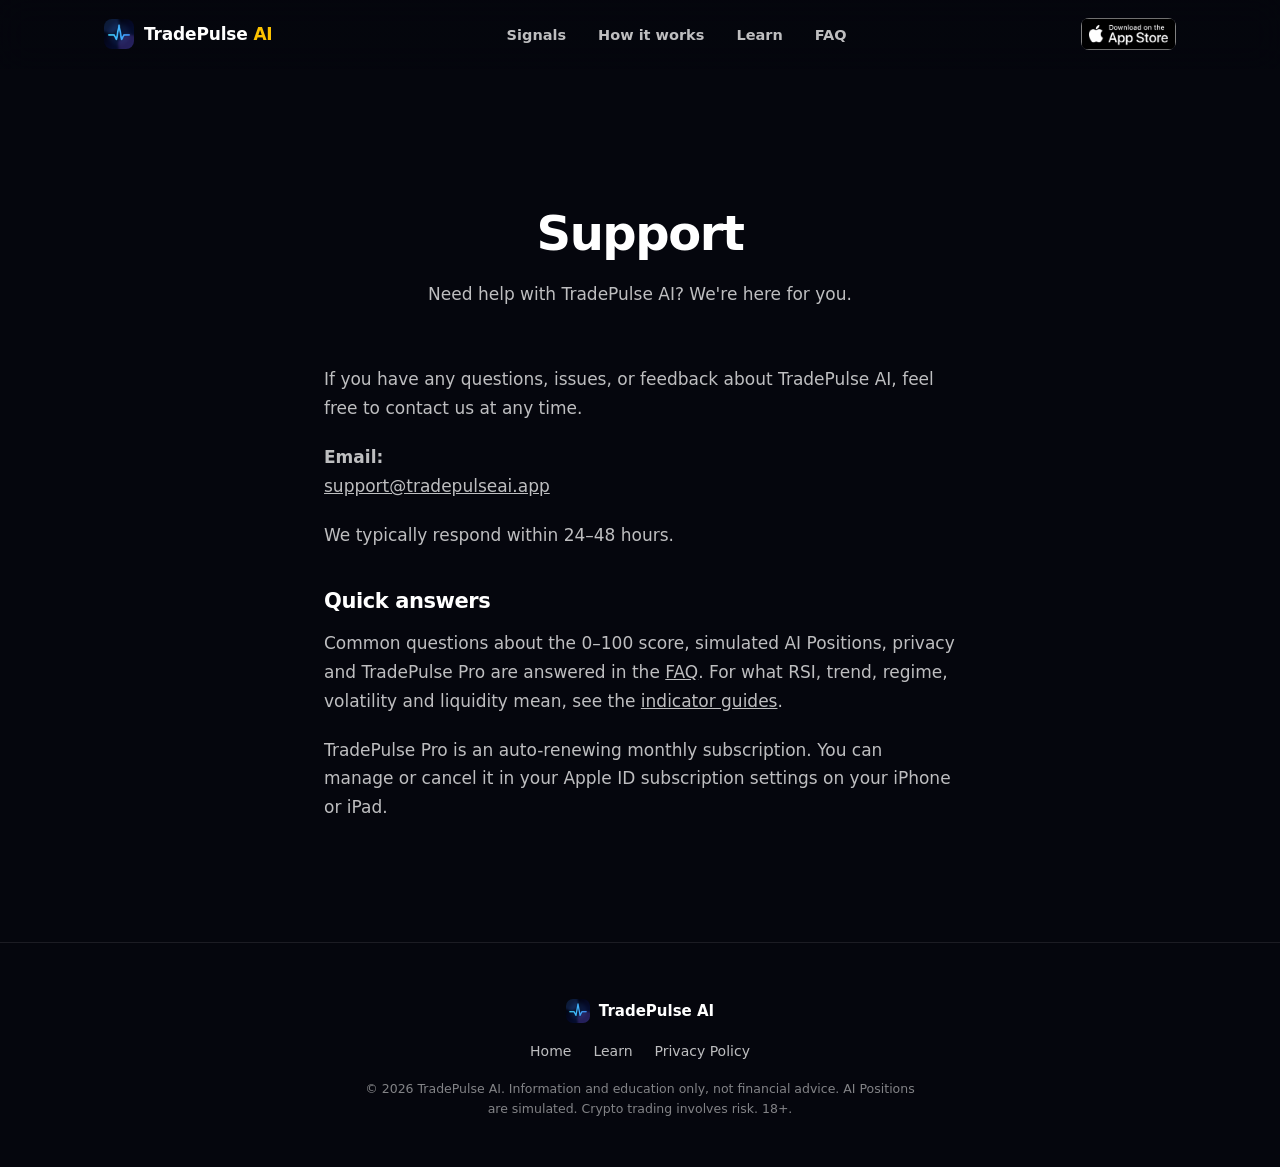
<file: support.html>
<!DOCTYPE html>
<html lang="en">
<head>
  <meta charset="UTF-8" />
  <meta name="viewport" content="width=device-width, initial-scale=1.0" />
  <title>Support — TradePulse AI</title>
  <meta name="description" content="Get help with the TradePulse AI app for iPhone and iPad: email support about signals, AI Positions, My Positions or TradePulse Pro, or read quick answers." />
  <meta name="theme-color" content="#05060d" />
  <meta name="apple-itunes-app" content="app-id=6756778055" />
  <meta property="og:type" content="website" />
  <meta property="og:site_name" content="TradePulse AI" />
  <meta property="og:title" content="Support — TradePulse AI" />
  <meta property="og:description" content="Get help with the TradePulse AI iPhone and iPad app: contact support by email with questions, issues or feedback about signals, AI Positions, My Positions or TradePulse Pro." />
  <meta property="og:url" content="https://www.tradepulseai.app/support.html" />
  <meta property="og:image" content="https://www.tradepulseai.app/assets/img/og-image.jpg" />
  <meta name="twitter:card" content="summary_large_image" />
  <link rel="canonical" href="https://www.tradepulseai.app/support.html" />
  <link rel="icon" type="image/png" href="assets/icons/favicon-32.png" />
  <link rel="apple-touch-icon" href="assets/icons/apple-touch-icon.png" />
  <link rel="stylesheet" href="style.css" />
</head>

<body>
  <a class="skip-link" href="#main">Skip to content</a>

  <header class="nav" id="siteNav">
    <div class="wrap">
      <a class="brand" href="./">
        <img src="assets/icons/icon-192.png" alt="" width="30" height="30" />
        <span class="word">TradePulse <em>AI</em></span>
      </a>
      <ul class="nav-links">
        <li><a href="./#signals">Signals</a></li>
        <li><a href="./#how">How it works</a></li>
        <li><a href="learn/">Learn</a></li>
        <li><a href="./#faq">FAQ</a></li>
      </ul>
      <a class="badge-link is-small" href="https://apps.apple.com/app/apple-store/id6756778055?pt=128209741&amp;ct=web-support&amp;mt=8" data-ct="web-support" aria-label="Download TradePulse AI on the App Store">
        <img src="assets/img/app_store_badge.png" alt="Download on the App Store" width="480" height="161" />
      </a>
    </div>
  </header>

  <main id="main">
    <section class="legal-hero">
      <div class="wrap">
        <h1>Support</h1>
        <p>Need help with TradePulse AI? We're here for you.</p>
      </div>
    </section>

    <section class="legal-body">
      <div class="wrap">
        <p>
          If you have any questions, issues, or feedback about TradePulse AI,
          feel free to contact us at any time.
        </p>

        <p>
          <strong>Email:</strong><br />
          <a href="mailto:support@tradepulseai.app">support@tradepulseai.app</a>
        </p>

        <p>We typically respond within 24–48 hours.</p>

        <h2>Quick answers</h2>
        <p>
          Common questions about the 0–100 score, simulated AI Positions, privacy and TradePulse Pro
          are answered in the <a href="./#faq">FAQ</a>. For what RSI, trend, regime, volatility and
          liquidity mean, see the <a href="learn/">indicator guides</a>.
        </p>

        <p>
          TradePulse Pro is an auto-renewing monthly subscription. You can manage or cancel it in your
          Apple ID subscription settings on your iPhone or iPad.
        </p>
      </div>
    </section>
  </main>

  <footer>
    <div class="wrap">
      <a class="footer-brand" href="./">
        <img src="assets/icons/icon-192.png" alt="" width="24" height="24" />
        TradePulse AI
      </a>
      <div class="footer-links">
        <a href="./">Home</a>
        <a href="learn/">Learn</a>
        <a href="privacy.html">Privacy Policy</a>
      </div>
      <p class="footer-fine">© <span id="year">2026</span> TradePulse AI. Information and education only, not financial advice. AI Positions are simulated. Crypto trading involves risk. 18+.</p>
    </div>
  </footer>

  <script>document.getElementById('year').textContent = new Date().getFullYear();</script>
</body>
</html>
</file>
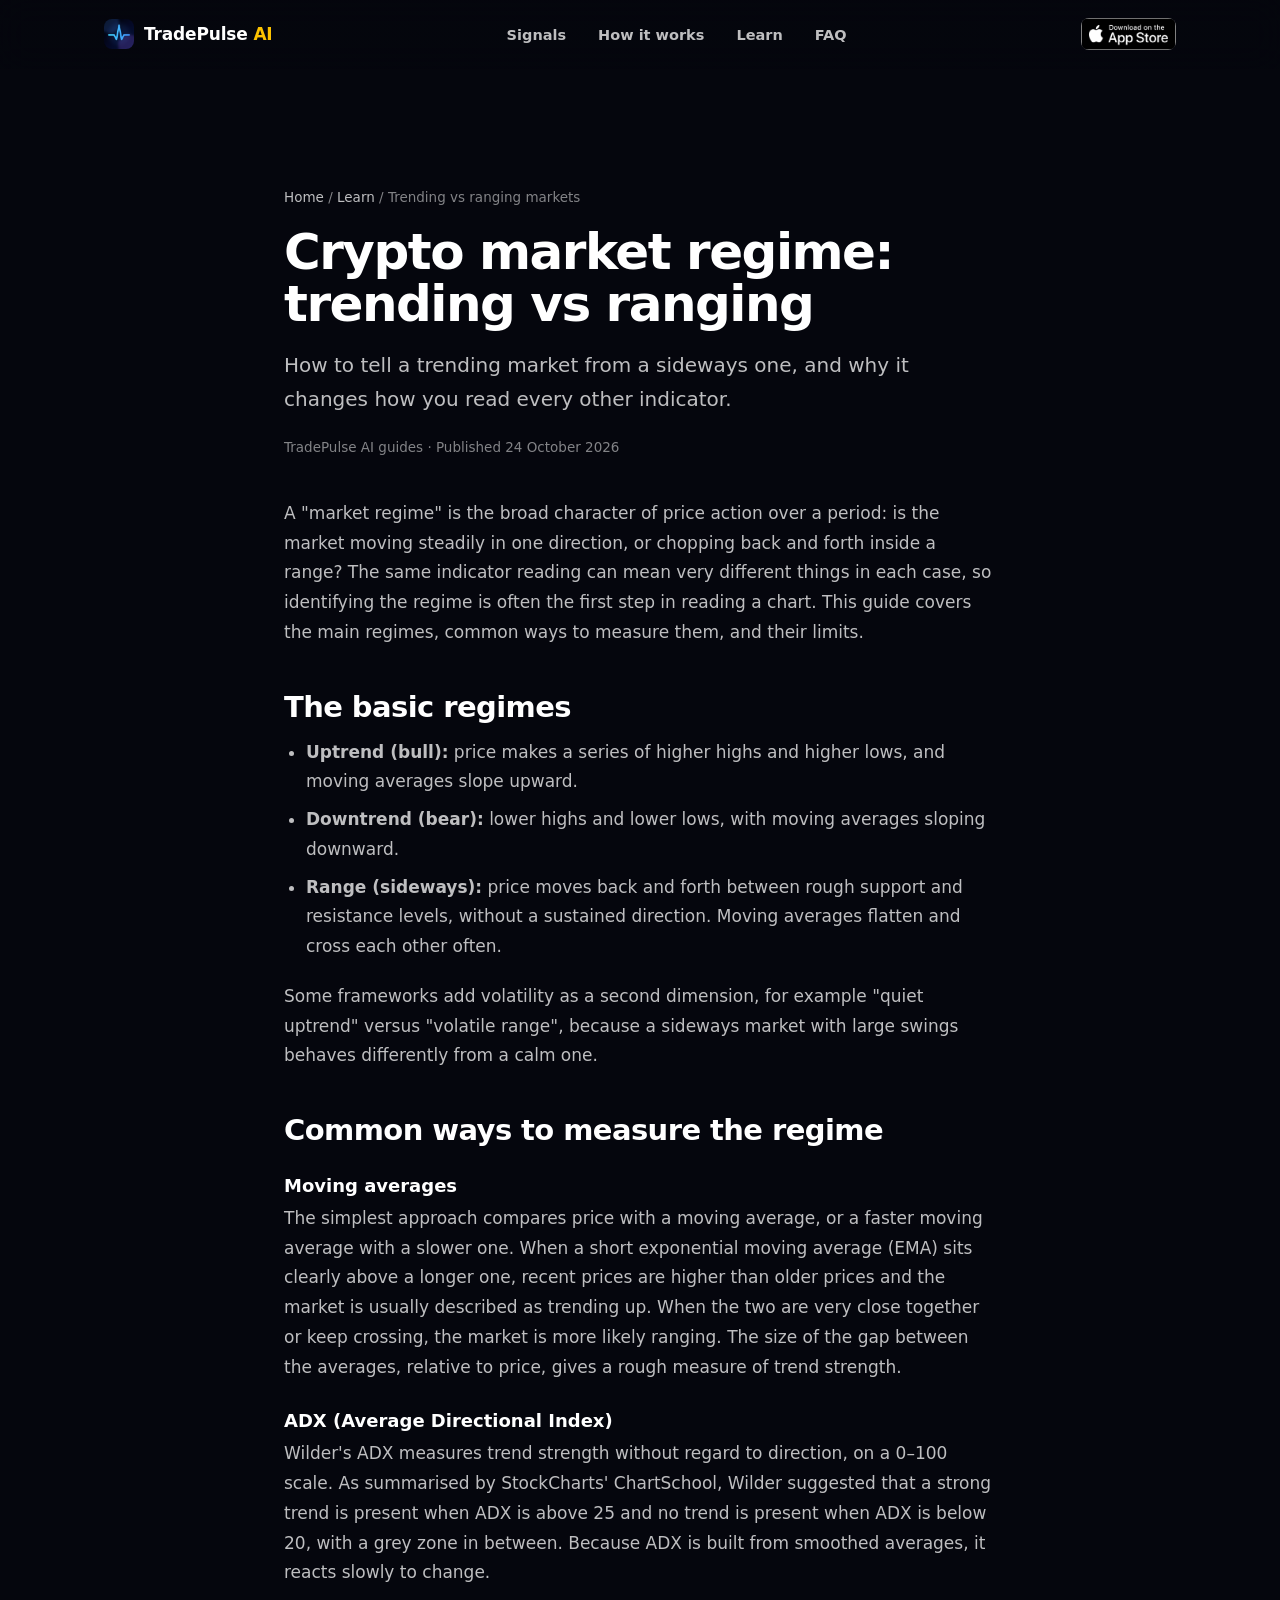
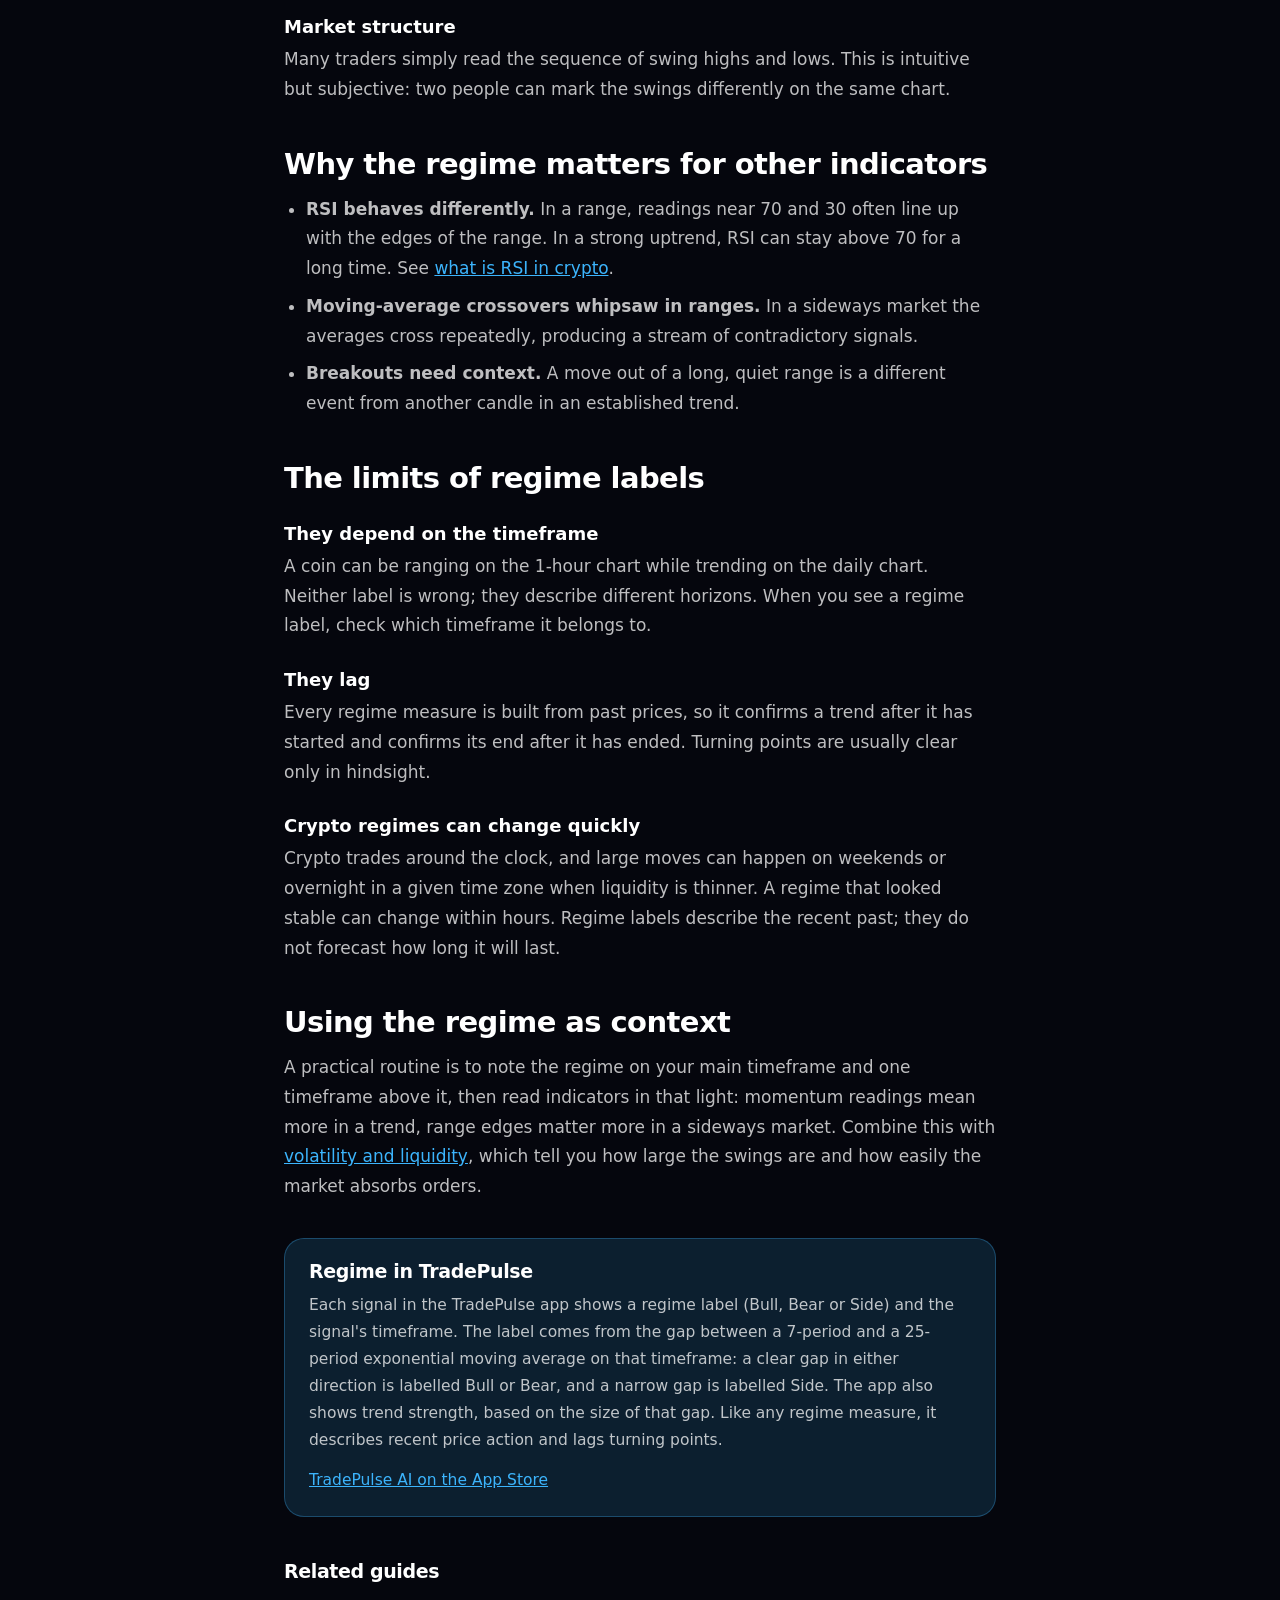
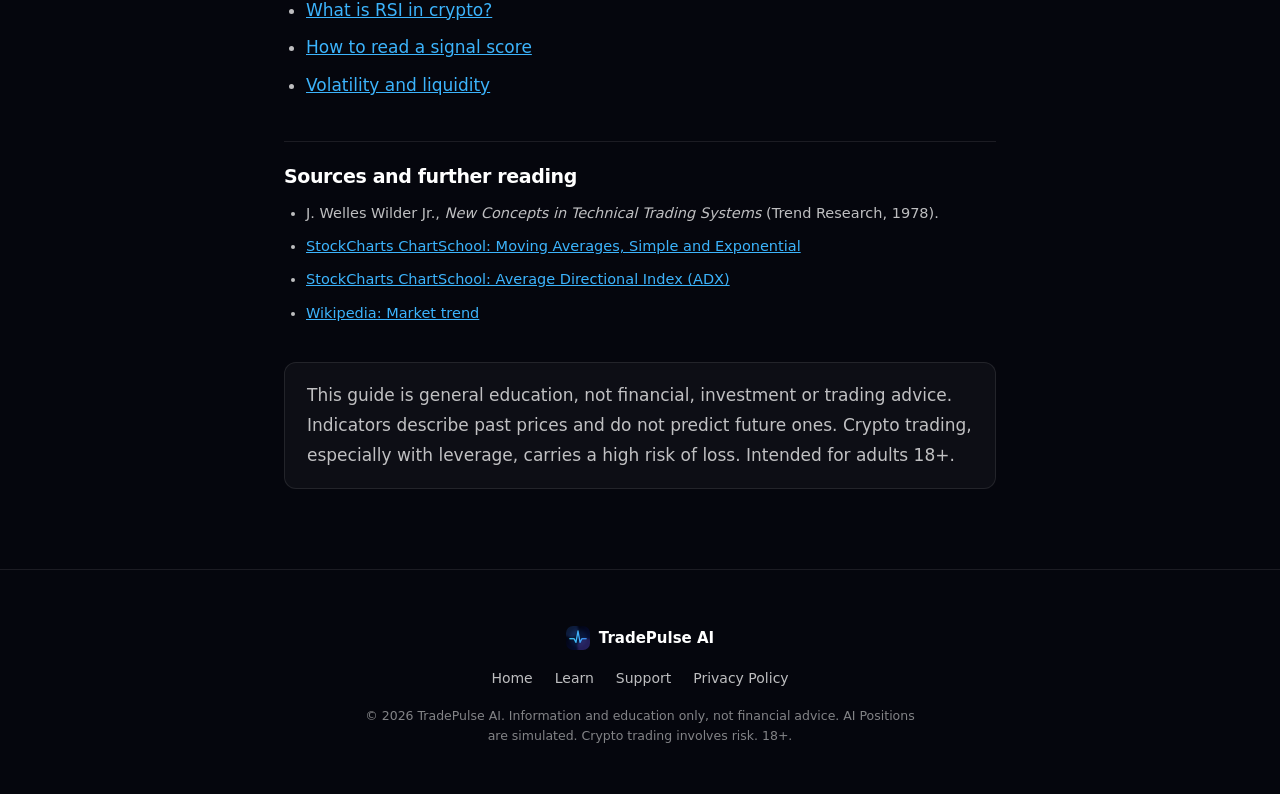
<file: learn/crypto-market-regime-trending-vs-ranging.html>
<!DOCTYPE html>
<html lang="en">
<head>
  <meta charset="UTF-8" />
  <meta name="viewport" content="width=device-width, initial-scale=1.0" />
  <title>Crypto Market Regime: Trending vs Ranging Markets Explained</title>
  <meta name="description" content="What a crypto market regime is, how to tell trending from ranging markets with moving averages and ADX, and why regime labels depend on timeframe and lag." />
  <meta name="theme-color" content="#05060d" />
  <meta name="apple-itunes-app" content="app-id=6756778055" />
  <link rel="canonical" href="https://www.tradepulseai.app/learn/crypto-market-regime-trending-vs-ranging.html" />
  <link rel="icon" type="image/png" href="../assets/icons/favicon-32.png" />
  <link rel="apple-touch-icon" href="../assets/icons/apple-touch-icon.png" />
  <meta property="og:type" content="article" />
  <meta property="og:site_name" content="TradePulse AI" />
  <meta property="og:title" content="Crypto Market Regime: Trending vs Ranging Markets Explained" />
  <meta property="og:description" content="What a crypto market regime is, how to tell a trending market from a ranging one with moving averages and ADX, and why regime labels depend on timeframe and lag." />
  <meta property="og:url" content="https://www.tradepulseai.app/learn/crypto-market-regime-trending-vs-ranging.html" />
  <meta property="og:image" content="https://www.tradepulseai.app/assets/img/og-image.jpg" />
  <meta name="twitter:card" content="summary_large_image" />
  <meta name="twitter:title" content="Crypto Market Regime: Trending vs Ranging Markets Explained" />
  <meta name="twitter:description" content="What a crypto market regime is, how to tell a trending market from a ranging one with moving averages and ADX, and why regime labels depend on timeframe and lag." />
  <meta name="twitter:image" content="https://www.tradepulseai.app/assets/img/og-image.jpg" />
  <link rel="stylesheet" href="../style.css" />
  <script type="application/ld+json">
{
  "@context": "https://schema.org",
  "@graph": [
    {
      "@type": "Article",
      "@id": "https://www.tradepulseai.app/learn/crypto-market-regime-trending-vs-ranging.html#article",
      "headline": "Crypto market regime: trending vs ranging",
      "description": "What a crypto market regime is, how to tell a trending market from a ranging one with moving averages and ADX, and why regime labels depend on timeframe and lag.",
      "url": "https://www.tradepulseai.app/learn/crypto-market-regime-trending-vs-ranging.html",
      "mainEntityOfPage": "https://www.tradepulseai.app/learn/crypto-market-regime-trending-vs-ranging.html",
      "datePublished": "2026-10-24",
      "dateModified": "2026-10-24",
      "inLanguage": "en",
      "image": "https://www.tradepulseai.app/assets/img/og-image.jpg",
      "author": {
        "@type": "Organization",
        "name": "TradePulse AI",
        "url": "https://www.tradepulseai.app/"
      },
      "publisher": {
        "@type": "Organization",
        "name": "TradePulse AI",
        "url": "https://www.tradepulseai.app/",
        "logo": {
          "@type": "ImageObject",
          "url": "https://www.tradepulseai.app/assets/icons/icon-512.png"
        }
      }
    },
    {
      "@type": "BreadcrumbList",
      "itemListElement": [
        {
          "@type": "ListItem",
          "position": 1,
          "name": "Home",
          "item": "https://www.tradepulseai.app/"
        },
        {
          "@type": "ListItem",
          "position": 2,
          "name": "Learn",
          "item": "https://www.tradepulseai.app/learn/"
        },
        {
          "@type": "ListItem",
          "position": 3,
          "name": "Trending vs ranging markets",
          "item": "https://www.tradepulseai.app/learn/crypto-market-regime-trending-vs-ranging.html"
        }
      ]
    }
  ]
}
  </script>
</head>

<body>
  <a class="skip-link" href="#main">Skip to content</a>

  <header class="nav" id="siteNav">
    <div class="wrap">
      <a class="brand" href="../">
        <img src="../assets/icons/icon-192.png" alt="" width="30" height="30" />
        <span class="word">TradePulse <em>AI</em></span>
      </a>
      <ul class="nav-links">
        <li><a href="../#signals">Signals</a></li>
        <li><a href="../#how">How it works</a></li>
        <li><a href="../learn/">Learn</a></li>
        <li><a href="../#faq">FAQ</a></li>
      </ul>
      <a class="badge-link is-small" href="https://apps.apple.com/app/apple-store/id6756778055?pt=128209741&amp;ct=web-learn-regime&amp;mt=8" data-ct="web-learn-regime" aria-label="Download TradePulse AI on the App Store">
        <img src="../assets/img/app_store_badge.png" alt="Download on the App Store" width="480" height="161" />
      </a>
    </div>
  </header>

  <main id="main">
    <section class="article-hero">
      <div class="wrap">
        <nav class="crumbs" aria-label="Breadcrumb"><a href="../">Home</a> / <a href="./">Learn</a> / <span>Trending vs ranging markets</span></nav>
        <h1>Crypto market regime: trending vs ranging</h1>
        <p class="lede">How to tell a trending market from a sideways one, and why it changes how you read every other indicator.</p>
        <p class="meta-line">TradePulse AI guides · Published <time datetime="2026-10-24">24 October 2026</time></p>
      </div>
    </section>

    <article class="article-body">
      <div class="wrap">
<p>A "market regime" is the broad character of price action over a period: is the market moving steadily in one direction, or chopping back and forth inside a range? The same indicator reading can mean very different things in each case, so identifying the regime is often the first step in reading a chart. This guide covers the main regimes, common ways to measure them, and their limits.</p>

<h2>The basic regimes</h2>
<ul>
  <li><strong>Uptrend (bull):</strong> price makes a series of higher highs and higher lows, and moving averages slope upward.</li>
  <li><strong>Downtrend (bear):</strong> lower highs and lower lows, with moving averages sloping downward.</li>
  <li><strong>Range (sideways):</strong> price moves back and forth between rough support and resistance levels, without a sustained direction. Moving averages flatten and cross each other often.</li>
</ul>
<p>Some frameworks add volatility as a second dimension, for example "quiet uptrend" versus "volatile range", because a sideways market with large swings behaves differently from a calm one.</p>

<h2>Common ways to measure the regime</h2>
<h3>Moving averages</h3>
<p>The simplest approach compares price with a moving average, or a faster moving average with a slower one. When a short exponential moving average (EMA) sits clearly above a longer one, recent prices are higher than older prices and the market is usually described as trending up. When the two are very close together or keep crossing, the market is more likely ranging. The size of the gap between the averages, relative to price, gives a rough measure of trend strength.</p>
<h3>ADX (Average Directional Index)</h3>
<p>Wilder's ADX measures trend strength without regard to direction, on a 0–100 scale. As summarised by StockCharts' ChartSchool, Wilder suggested that a strong trend is present when ADX is above 25 and no trend is present when ADX is below 20, with a grey zone in between. Because ADX is built from smoothed averages, it reacts slowly to change.</p>
<h3>Market structure</h3>
<p>Many traders simply read the sequence of swing highs and lows. This is intuitive but subjective: two people can mark the swings differently on the same chart.</p>

<h2>Why the regime matters for other indicators</h2>
<ul>
  <li><strong>RSI behaves differently.</strong> In a range, readings near 70 and 30 often line up with the edges of the range. In a strong uptrend, RSI can stay above 70 for a long time. See <a href="what-is-rsi-crypto.html">what is RSI in crypto</a>.</li>
  <li><strong>Moving-average crossovers whipsaw in ranges.</strong> In a sideways market the averages cross repeatedly, producing a stream of contradictory signals.</li>
  <li><strong>Breakouts need context.</strong> A move out of a long, quiet range is a different event from another candle in an established trend.</li>
</ul>

<h2>The limits of regime labels</h2>
<h3>They depend on the timeframe</h3>
<p>A coin can be ranging on the 1-hour chart while trending on the daily chart. Neither label is wrong; they describe different horizons. When you see a regime label, check which timeframe it belongs to.</p>
<h3>They lag</h3>
<p>Every regime measure is built from past prices, so it confirms a trend after it has started and confirms its end after it has ended. Turning points are usually clear only in hindsight.</p>
<h3>Crypto regimes can change quickly</h3>
<p>Crypto trades around the clock, and large moves can happen on weekends or overnight in a given time zone when liquidity is thinner. A regime that looked stable can change within hours. Regime labels describe the recent past; they do not forecast how long it will last.</p>

<h2>Using the regime as context</h2>
<p>A practical routine is to note the regime on your main timeframe and one timeframe above it, then read indicators in that light: momentum readings mean more in a trend, range edges matter more in a sideways market. Combine this with <a href="crypto-volatility-and-liquidity.html">volatility and liquidity</a>, which tell you how large the swings are and how easily the market absorbs orders.</p>

<div class="app-note">
  <h2>Regime in TradePulse</h2>
  <p>Each signal in the TradePulse app shows a regime label (Bull, Bear or Side) and the signal's timeframe. The label comes from the gap between a 7-period and a 25-period exponential moving average on that timeframe: a clear gap in either direction is labelled Bull or Bear, and a narrow gap is labelled Side. The app also shows trend strength, based on the size of that gap. Like any regime measure, it describes recent price action and lags turning points.</p>
  <p><a href="https://apps.apple.com/app/apple-store/id6756778055?pt=128209741&amp;ct=web-learn-regime&amp;mt=8" data-ct="web-learn-regime">TradePulse AI on the App Store</a></p>
</div>

        <section class="related">
          <h2>Related guides</h2>
          <ul>
            <li><a href="what-is-rsi-crypto.html">What is RSI in crypto?</a></li>
            <li><a href="crypto-signal-score-confluence.html">How to read a signal score</a></li>
            <li><a href="crypto-volatility-and-liquidity.html">Volatility and liquidity</a></li>
          </ul>
        </section>

        <section class="sources">
          <h2>Sources and further reading</h2>
          <ul>
            <li>J. Welles Wilder Jr., <em>New Concepts in Technical Trading Systems</em> (Trend Research, 1978).</li>
            <li><a href="https://chartschool.stockcharts.com/table-of-contents/technical-indicators-and-overlays/technical-overlays/moving-averages-simple-and-exponential" rel="noopener">StockCharts ChartSchool: Moving Averages, Simple and Exponential</a></li>
            <li><a href="https://chartschool.stockcharts.com/table-of-contents/technical-indicators-and-overlays/technical-indicators/average-directional-index-adx" rel="noopener">StockCharts ChartSchool: Average Directional Index (ADX)</a></li>
            <li><a href="https://en.wikipedia.org/wiki/Market_trend" rel="noopener">Wikipedia: Market trend</a></li>
          </ul>
        </section>

        <div class="notice" style="margin-top:36px">
          <p>This guide is general education, not financial, investment or trading advice. Indicators describe past prices and do not predict future ones. Crypto trading, especially with leverage, carries a high risk of loss. Intended for adults 18+.</p>
        </div>
      </div>
    </article>
  </main>

  <footer>
    <div class="wrap">
      <a class="footer-brand" href="../">
        <img src="../assets/icons/icon-192.png" alt="" width="24" height="24" />
        TradePulse AI
      </a>
      <div class="footer-links">
        <a href="../">Home</a>
        <a href="../learn/">Learn</a>
        <a href="../support.html">Support</a>
        <a href="../privacy.html">Privacy Policy</a>
      </div>
      <p class="footer-fine">© <span id="year">2026</span> TradePulse AI. Information and education only, not financial advice. AI Positions are simulated. Crypto trading involves risk. 18+.</p>
    </div>
  </footer>

  <script>
    document.getElementById('year').textContent = new Date().getFullYear();
    var nav = document.getElementById('siteNav');
    var onScroll = function () { nav.classList.toggle('is-scrolled', window.scrollY > 8); };
    onScroll();
    window.addEventListener('scroll', onScroll, { passive: true });
  </script>
</body>
</html>
</file>
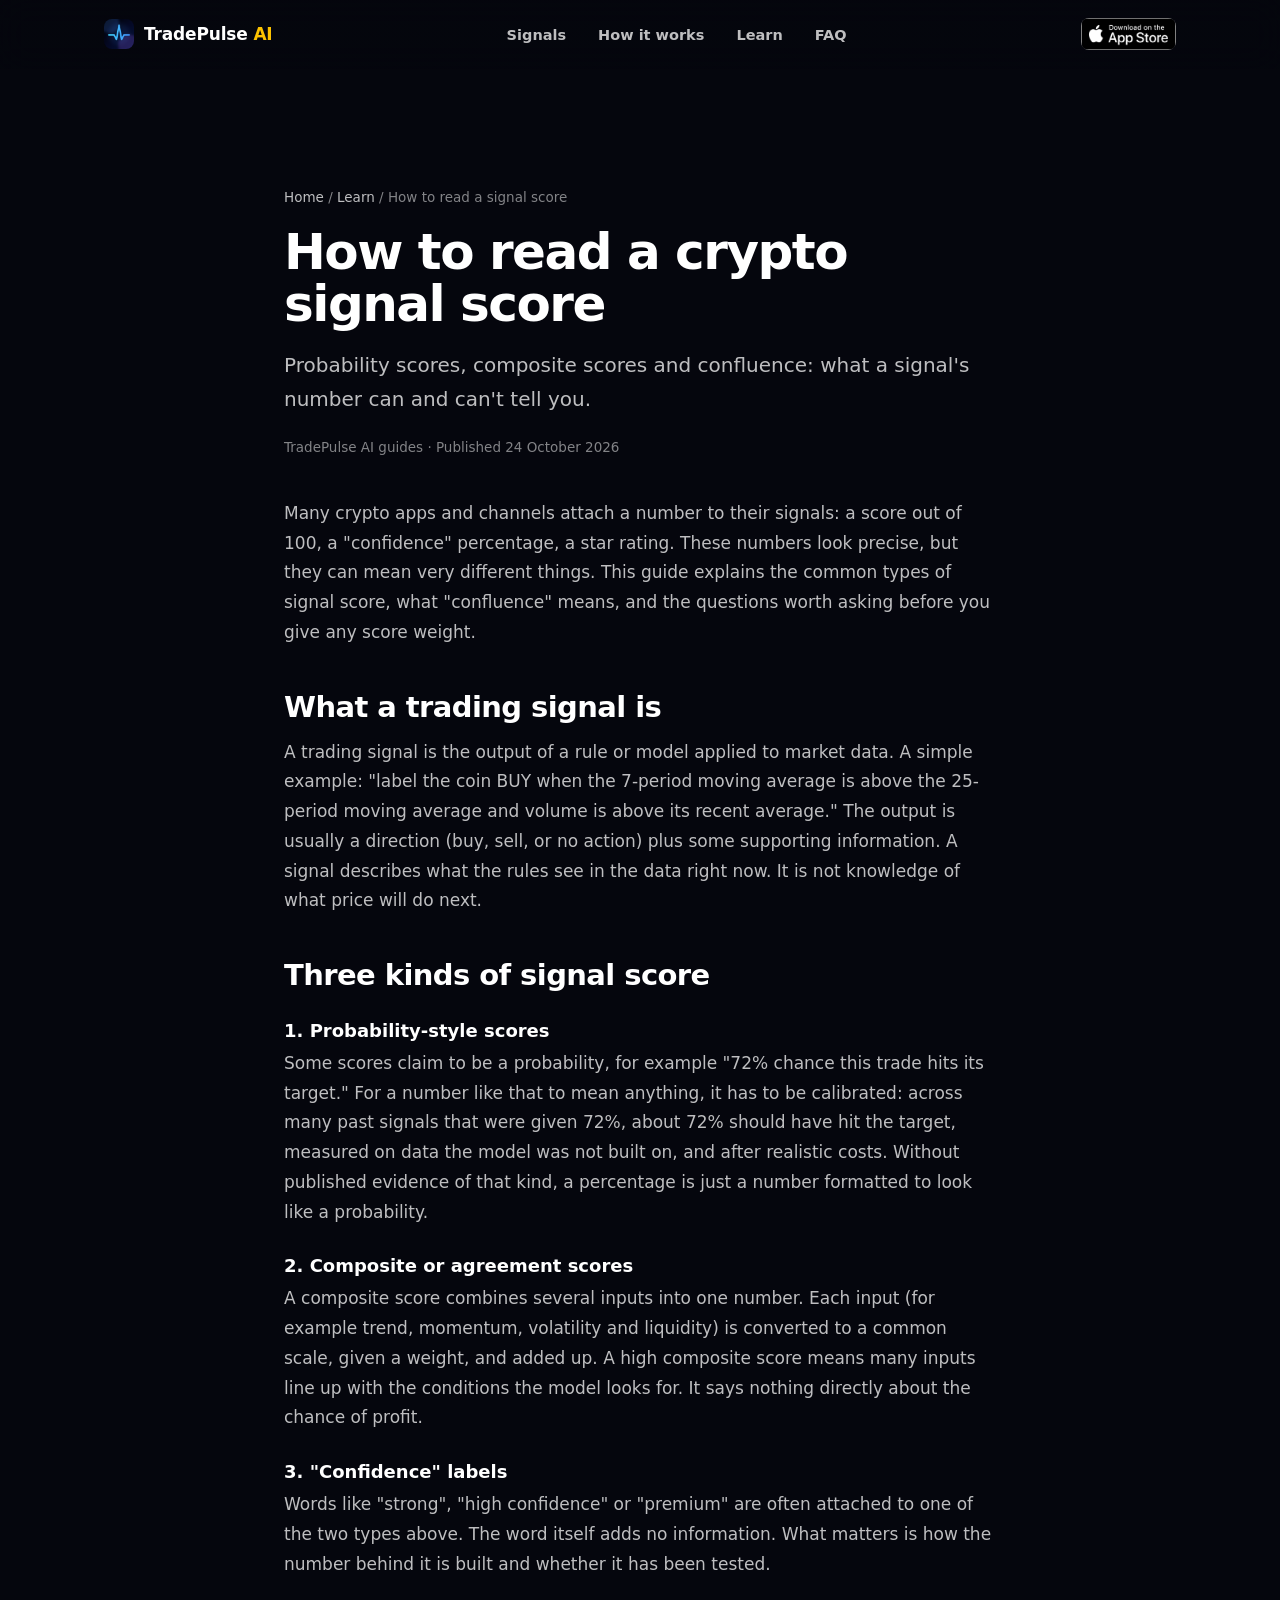
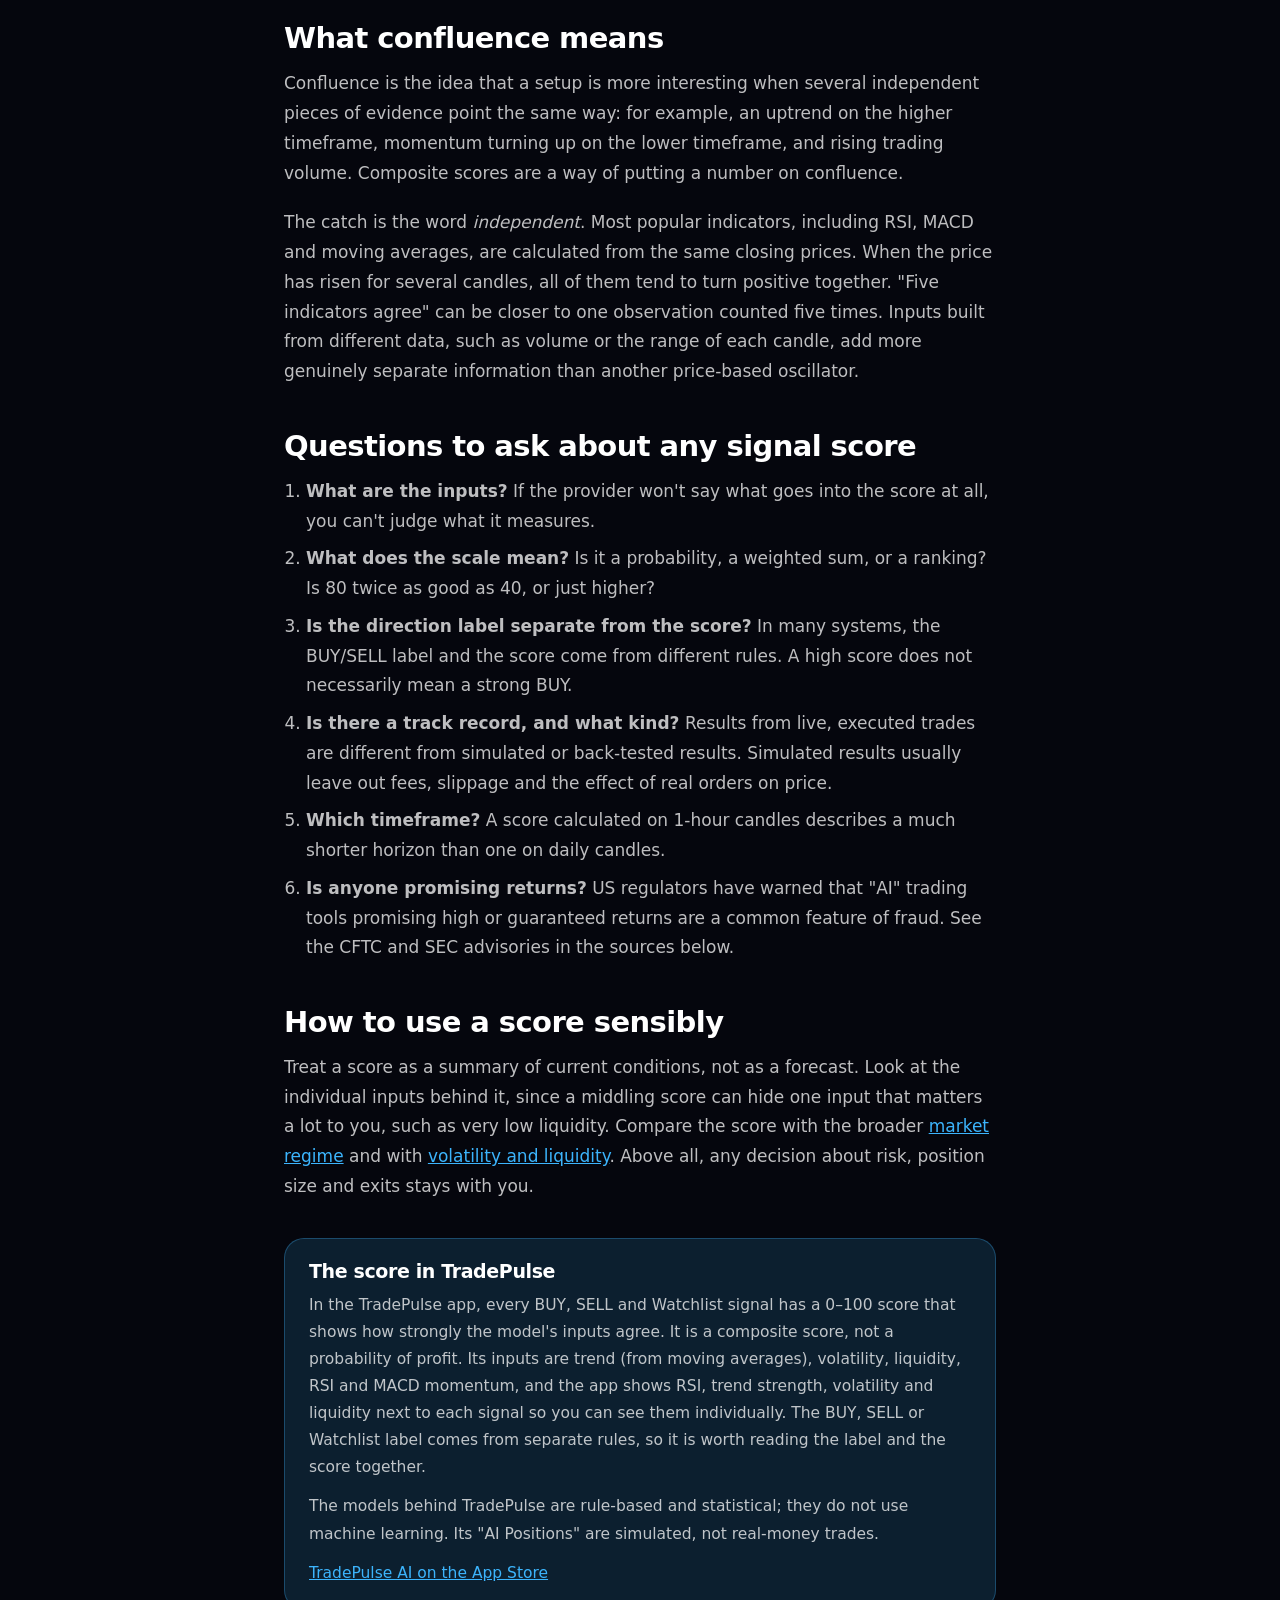
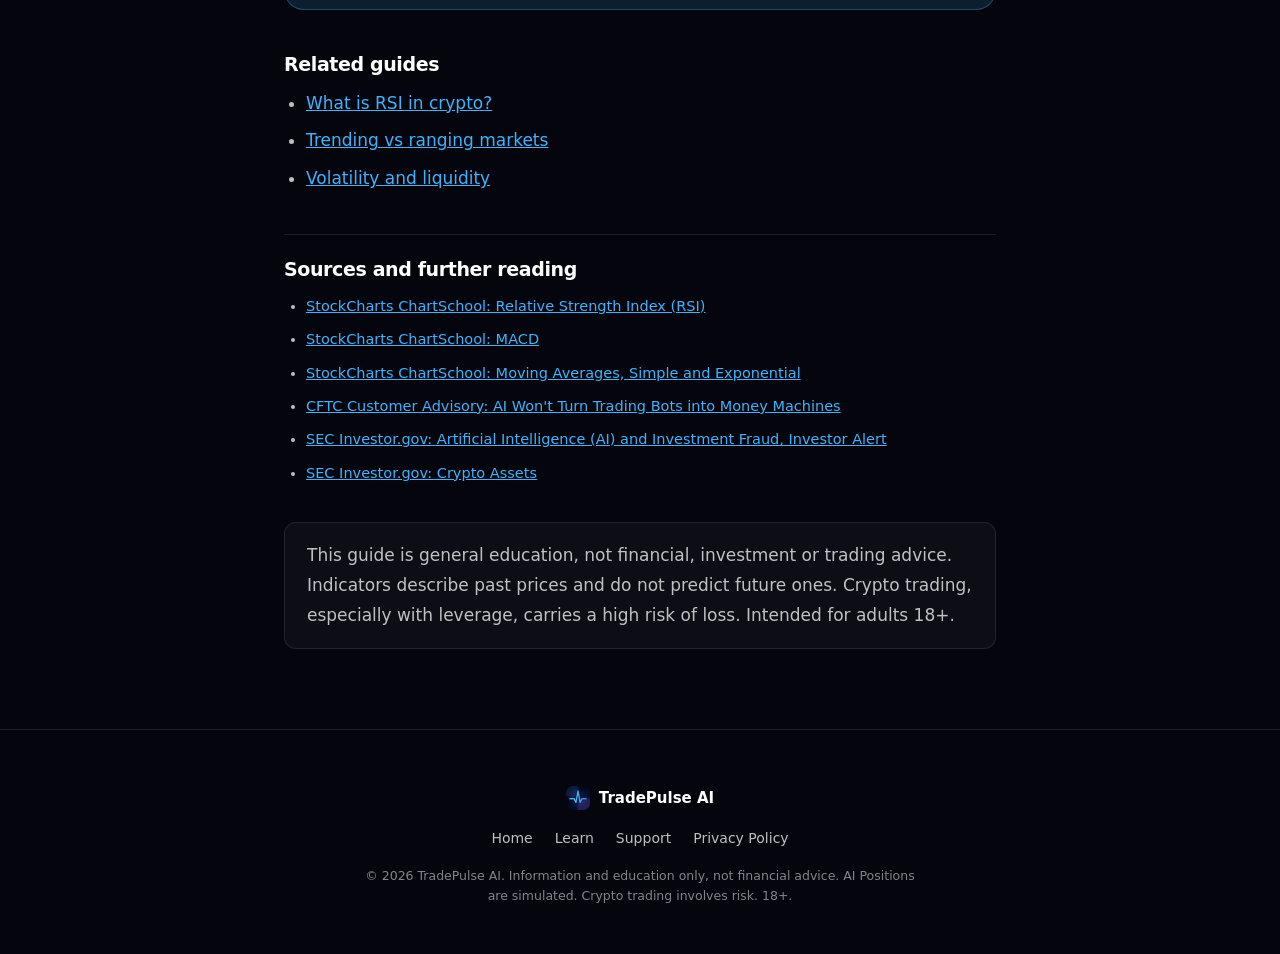
<file: learn/crypto-signal-score-confluence.html>
<!DOCTYPE html>
<html lang="en">
<head>
  <meta charset="UTF-8" />
  <meta name="viewport" content="width=device-width, initial-scale=1.0" />
  <title>How to Read a Crypto Signal Score (and What Confluence Means)</title>
  <meta name="description" content="What a crypto signal score or confidence number really means: probability vs composite scores, confluence, and questions to ask before trusting any score." />
  <meta name="theme-color" content="#05060d" />
  <meta name="apple-itunes-app" content="app-id=6756778055" />
  <link rel="canonical" href="https://www.tradepulseai.app/learn/crypto-signal-score-confluence.html" />
  <link rel="icon" type="image/png" href="../assets/icons/favicon-32.png" />
  <link rel="apple-touch-icon" href="../assets/icons/apple-touch-icon.png" />
  <meta property="og:type" content="article" />
  <meta property="og:site_name" content="TradePulse AI" />
  <meta property="og:title" content="How to Read a Crypto Signal Score (and What Confluence Means)" />
  <meta property="og:description" content="What a crypto signal score or confidence number really means: probability vs composite scores, confluence between indicators, and questions to ask before trusting any score." />
  <meta property="og:url" content="https://www.tradepulseai.app/learn/crypto-signal-score-confluence.html" />
  <meta property="og:image" content="https://www.tradepulseai.app/assets/img/og-image.jpg" />
  <meta name="twitter:card" content="summary_large_image" />
  <meta name="twitter:title" content="How to Read a Crypto Signal Score (and What Confluence Means)" />
  <meta name="twitter:description" content="What a crypto signal score or confidence number really means: probability vs composite scores, confluence between indicators, and questions to ask before trusting any score." />
  <meta name="twitter:image" content="https://www.tradepulseai.app/assets/img/og-image.jpg" />
  <link rel="stylesheet" href="../style.css" />
  <script type="application/ld+json">
{
  "@context": "https://schema.org",
  "@graph": [
    {
      "@type": "Article",
      "@id": "https://www.tradepulseai.app/learn/crypto-signal-score-confluence.html#article",
      "headline": "How to read a crypto signal score",
      "description": "What a crypto signal score or confidence number really means: probability vs composite scores, confluence between indicators, and questions to ask before trusting any score.",
      "url": "https://www.tradepulseai.app/learn/crypto-signal-score-confluence.html",
      "mainEntityOfPage": "https://www.tradepulseai.app/learn/crypto-signal-score-confluence.html",
      "datePublished": "2026-10-24",
      "dateModified": "2026-10-24",
      "inLanguage": "en",
      "image": "https://www.tradepulseai.app/assets/img/og-image.jpg",
      "author": {
        "@type": "Organization",
        "name": "TradePulse AI",
        "url": "https://www.tradepulseai.app/"
      },
      "publisher": {
        "@type": "Organization",
        "name": "TradePulse AI",
        "url": "https://www.tradepulseai.app/",
        "logo": {
          "@type": "ImageObject",
          "url": "https://www.tradepulseai.app/assets/icons/icon-512.png"
        }
      }
    },
    {
      "@type": "BreadcrumbList",
      "itemListElement": [
        {
          "@type": "ListItem",
          "position": 1,
          "name": "Home",
          "item": "https://www.tradepulseai.app/"
        },
        {
          "@type": "ListItem",
          "position": 2,
          "name": "Learn",
          "item": "https://www.tradepulseai.app/learn/"
        },
        {
          "@type": "ListItem",
          "position": 3,
          "name": "How to read a signal score",
          "item": "https://www.tradepulseai.app/learn/crypto-signal-score-confluence.html"
        }
      ]
    }
  ]
}
  </script>
</head>

<body>
  <a class="skip-link" href="#main">Skip to content</a>

  <header class="nav" id="siteNav">
    <div class="wrap">
      <a class="brand" href="../">
        <img src="../assets/icons/icon-192.png" alt="" width="30" height="30" />
        <span class="word">TradePulse <em>AI</em></span>
      </a>
      <ul class="nav-links">
        <li><a href="../#signals">Signals</a></li>
        <li><a href="../#how">How it works</a></li>
        <li><a href="../learn/">Learn</a></li>
        <li><a href="../#faq">FAQ</a></li>
      </ul>
      <a class="badge-link is-small" href="https://apps.apple.com/app/apple-store/id6756778055?pt=128209741&amp;ct=web-learn-score&amp;mt=8" data-ct="web-learn-score" aria-label="Download TradePulse AI on the App Store">
        <img src="../assets/img/app_store_badge.png" alt="Download on the App Store" width="480" height="161" />
      </a>
    </div>
  </header>

  <main id="main">
    <section class="article-hero">
      <div class="wrap">
        <nav class="crumbs" aria-label="Breadcrumb"><a href="../">Home</a> / <a href="./">Learn</a> / <span>How to read a signal score</span></nav>
        <h1>How to read a crypto signal score</h1>
        <p class="lede">Probability scores, composite scores and confluence: what a signal&#x27;s number can and can&#x27;t tell you.</p>
        <p class="meta-line">TradePulse AI guides · Published <time datetime="2026-10-24">24 October 2026</time></p>
      </div>
    </section>

    <article class="article-body">
      <div class="wrap">
<p>Many crypto apps and channels attach a number to their signals: a score out of 100, a "confidence" percentage, a star rating. These numbers look precise, but they can mean very different things. This guide explains the common types of signal score, what "confluence" means, and the questions worth asking before you give any score weight.</p>

<h2>What a trading signal is</h2>
<p>A trading signal is the output of a rule or model applied to market data. A simple example: "label the coin BUY when the 7-period moving average is above the 25-period moving average and volume is above its recent average." The output is usually a direction (buy, sell, or no action) plus some supporting information. A signal describes what the rules see in the data right now. It is not knowledge of what price will do next.</p>

<h2>Three kinds of signal score</h2>
<h3>1. Probability-style scores</h3>
<p>Some scores claim to be a probability, for example "72% chance this trade hits its target." For a number like that to mean anything, it has to be calibrated: across many past signals that were given 72%, about 72% should have hit the target, measured on data the model was not built on, and after realistic costs. Without published evidence of that kind, a percentage is just a number formatted to look like a probability.</p>
<h3>2. Composite or agreement scores</h3>
<p>A composite score combines several inputs into one number. Each input (for example trend, momentum, volatility and liquidity) is converted to a common scale, given a weight, and added up. A high composite score means many inputs line up with the conditions the model looks for. It says nothing directly about the chance of profit.</p>
<h3>3. "Confidence" labels</h3>
<p>Words like "strong", "high confidence" or "premium" are often attached to one of the two types above. The word itself adds no information. What matters is how the number behind it is built and whether it has been tested.</p>

<h2>What confluence means</h2>
<p>Confluence is the idea that a setup is more interesting when several independent pieces of evidence point the same way: for example, an uptrend on the higher timeframe, momentum turning up on the lower timeframe, and rising trading volume. Composite scores are a way of putting a number on confluence.</p>
<p>The catch is the word <em>independent</em>. Most popular indicators, including RSI, MACD and moving averages, are calculated from the same closing prices. When the price has risen for several candles, all of them tend to turn positive together. "Five indicators agree" can be closer to one observation counted five times. Inputs built from different data, such as volume or the range of each candle, add more genuinely separate information than another price-based oscillator.</p>

<h2>Questions to ask about any signal score</h2>
<ol>
  <li><strong>What are the inputs?</strong> If the provider won't say what goes into the score at all, you can't judge what it measures.</li>
  <li><strong>What does the scale mean?</strong> Is it a probability, a weighted sum, or a ranking? Is 80 twice as good as 40, or just higher?</li>
  <li><strong>Is the direction label separate from the score?</strong> In many systems, the BUY/SELL label and the score come from different rules. A high score does not necessarily mean a strong BUY.</li>
  <li><strong>Is there a track record, and what kind?</strong> Results from live, executed trades are different from simulated or back-tested results. Simulated results usually leave out fees, slippage and the effect of real orders on price.</li>
  <li><strong>Which timeframe?</strong> A score calculated on 1-hour candles describes a much shorter horizon than one on daily candles.</li>
  <li><strong>Is anyone promising returns?</strong> US regulators have warned that "AI" trading tools promising high or guaranteed returns are a common feature of fraud. See the CFTC and SEC advisories in the sources below.</li>
</ol>

<h2>How to use a score sensibly</h2>
<p>Treat a score as a summary of current conditions, not as a forecast. Look at the individual inputs behind it, since a middling score can hide one input that matters a lot to you, such as very low liquidity. Compare the score with the broader <a href="crypto-market-regime-trending-vs-ranging.html">market regime</a> and with <a href="crypto-volatility-and-liquidity.html">volatility and liquidity</a>. Above all, any decision about risk, position size and exits stays with you.</p>

<div class="app-note">
  <h2>The score in TradePulse</h2>
  <p>In the TradePulse app, every BUY, SELL and Watchlist signal has a 0–100 score that shows how strongly the model's inputs agree. It is a composite score, not a probability of profit. Its inputs are trend (from moving averages), volatility, liquidity, RSI and MACD momentum, and the app shows RSI, trend strength, volatility and liquidity next to each signal so you can see them individually. The BUY, SELL or Watchlist label comes from separate rules, so it is worth reading the label and the score together.</p>
  <p>The models behind TradePulse are rule-based and statistical; they do not use machine learning. Its "AI Positions" are simulated, not real-money trades.</p>
  <p><a href="https://apps.apple.com/app/apple-store/id6756778055?pt=128209741&amp;ct=web-learn-score&amp;mt=8" data-ct="web-learn-score">TradePulse AI on the App Store</a></p>
</div>

        <section class="related">
          <h2>Related guides</h2>
          <ul>
            <li><a href="what-is-rsi-crypto.html">What is RSI in crypto?</a></li>
            <li><a href="crypto-market-regime-trending-vs-ranging.html">Trending vs ranging markets</a></li>
            <li><a href="crypto-volatility-and-liquidity.html">Volatility and liquidity</a></li>
          </ul>
        </section>

        <section class="sources">
          <h2>Sources and further reading</h2>
          <ul>
            <li><a href="https://chartschool.stockcharts.com/table-of-contents/technical-indicators-and-overlays/technical-indicators/relative-strength-index-rsi" rel="noopener">StockCharts ChartSchool: Relative Strength Index (RSI)</a></li>
            <li><a href="https://chartschool.stockcharts.com/table-of-contents/technical-indicators-and-overlays/technical-indicators/macd-moving-average-convergence-divergence-oscillator" rel="noopener">StockCharts ChartSchool: MACD</a></li>
            <li><a href="https://chartschool.stockcharts.com/table-of-contents/technical-indicators-and-overlays/technical-overlays/moving-averages-simple-and-exponential" rel="noopener">StockCharts ChartSchool: Moving Averages, Simple and Exponential</a></li>
            <li><a href="https://www.cftc.gov/LearnAndProtect/AdvisoriesAndArticles/AITradingBots.html" rel="noopener">CFTC Customer Advisory: AI Won&#x27;t Turn Trading Bots into Money Machines</a></li>
            <li><a href="https://www.investor.gov/introduction-investing/general-resources/news-alerts/alerts-bulletins/investor-alerts/artificial-intelligence-fraud" rel="noopener">SEC Investor.gov: Artificial Intelligence (AI) and Investment Fraud, Investor Alert</a></li>
            <li><a href="https://www.investor.gov/additional-resources/spotlight/crypto-assets" rel="noopener">SEC Investor.gov: Crypto Assets</a></li>
          </ul>
        </section>

        <div class="notice" style="margin-top:36px">
          <p>This guide is general education, not financial, investment or trading advice. Indicators describe past prices and do not predict future ones. Crypto trading, especially with leverage, carries a high risk of loss. Intended for adults 18+.</p>
        </div>
      </div>
    </article>
  </main>

  <footer>
    <div class="wrap">
      <a class="footer-brand" href="../">
        <img src="../assets/icons/icon-192.png" alt="" width="24" height="24" />
        TradePulse AI
      </a>
      <div class="footer-links">
        <a href="../">Home</a>
        <a href="../learn/">Learn</a>
        <a href="../support.html">Support</a>
        <a href="../privacy.html">Privacy Policy</a>
      </div>
      <p class="footer-fine">© <span id="year">2026</span> TradePulse AI. Information and education only, not financial advice. AI Positions are simulated. Crypto trading involves risk. 18+.</p>
    </div>
  </footer>

  <script>
    document.getElementById('year').textContent = new Date().getFullYear();
    var nav = document.getElementById('siteNav');
    var onScroll = function () { nav.classList.toggle('is-scrolled', window.scrollY > 8); };
    onScroll();
    window.addEventListener('scroll', onScroll, { passive: true });
  </script>
</body>
</html>
</file>
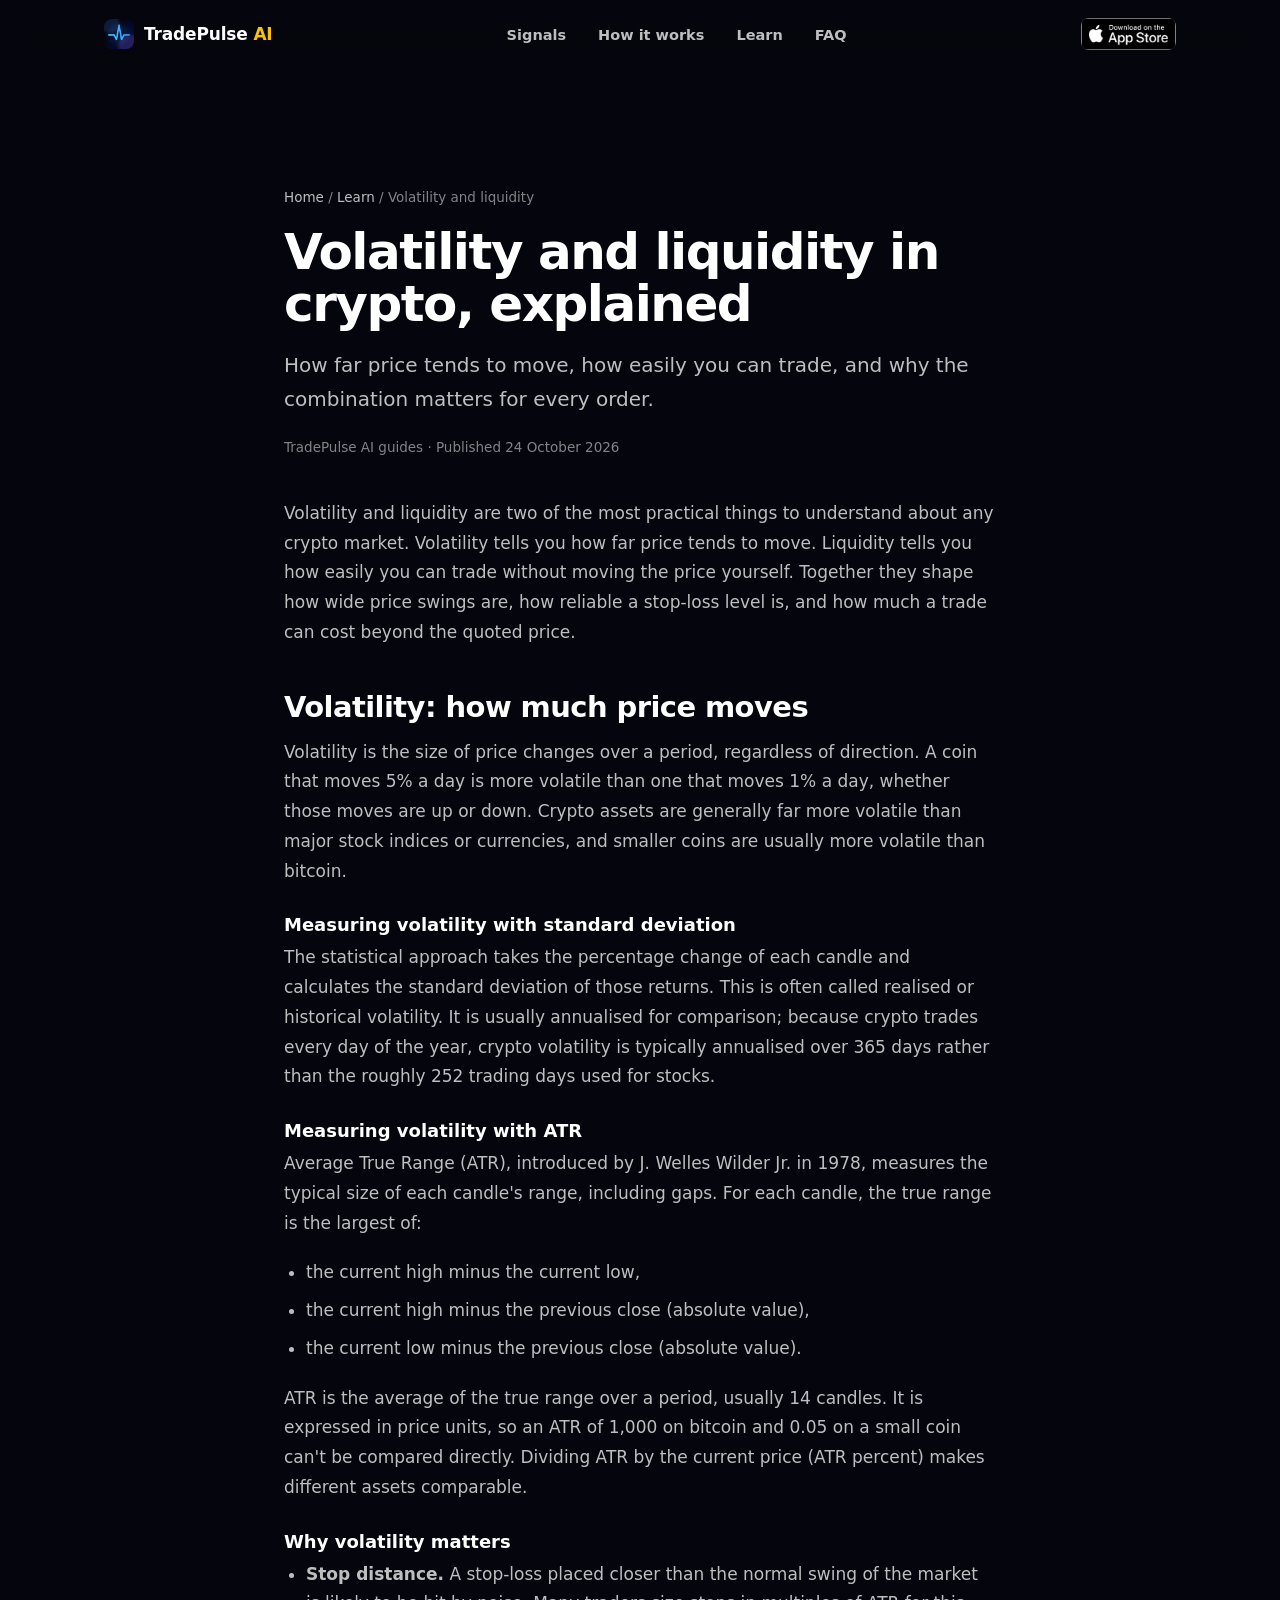
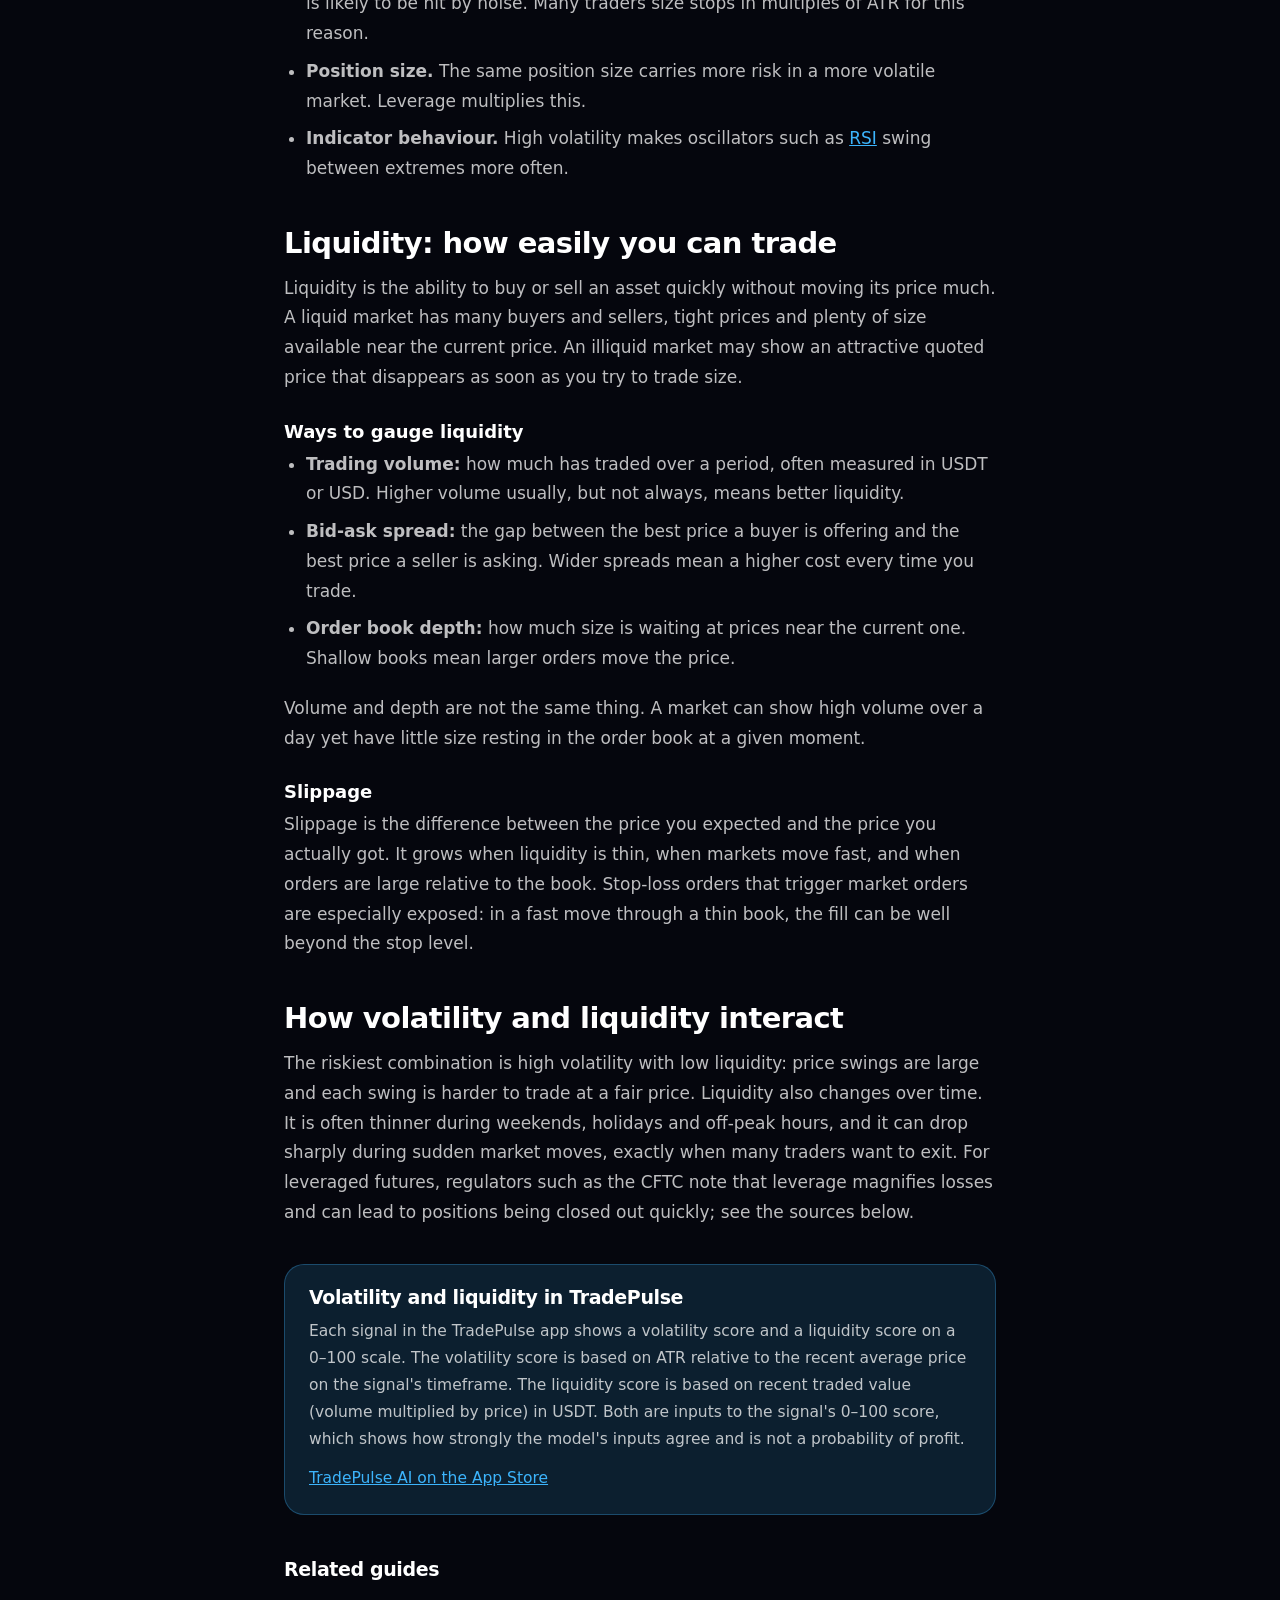
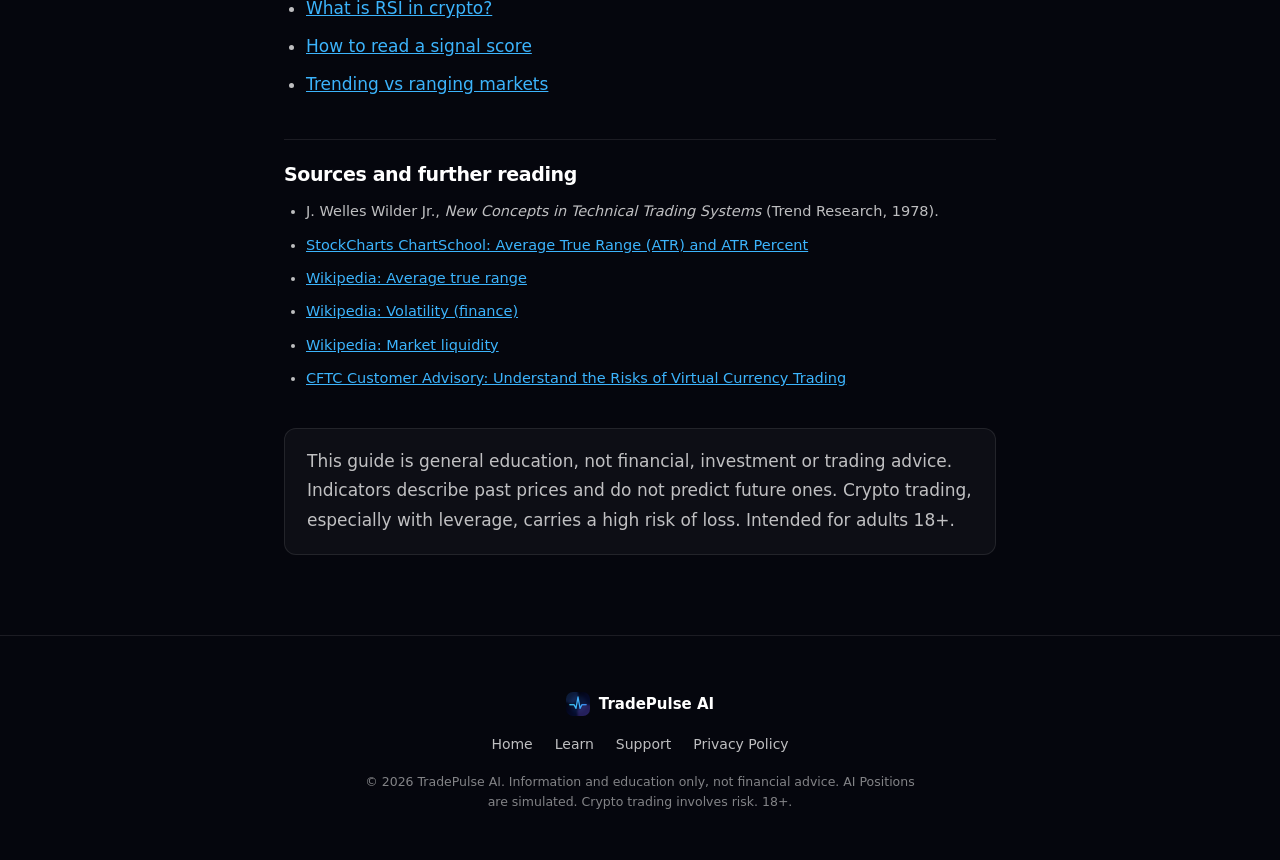
<file: learn/crypto-volatility-and-liquidity.html>
<!DOCTYPE html>
<html lang="en">
<head>
  <meta charset="UTF-8" />
  <meta name="viewport" content="width=device-width, initial-scale=1.0" />
  <title>Crypto Volatility and Liquidity Explained: ATR, Spread, Slippage</title>
  <meta name="description" content="Volatility and liquidity in crypto markets: standard deviation and ATR, trading volume, bid-ask spread, order book depth and slippage, and how they interact." />
  <meta name="theme-color" content="#05060d" />
  <meta name="apple-itunes-app" content="app-id=6756778055" />
  <link rel="canonical" href="https://www.tradepulseai.app/learn/crypto-volatility-and-liquidity.html" />
  <link rel="icon" type="image/png" href="../assets/icons/favicon-32.png" />
  <link rel="apple-touch-icon" href="../assets/icons/apple-touch-icon.png" />
  <meta property="og:type" content="article" />
  <meta property="og:site_name" content="TradePulse AI" />
  <meta property="og:title" content="Crypto Volatility and Liquidity Explained: ATR, Spread, Slippage" />
  <meta property="og:description" content="What volatility and liquidity mean in crypto markets: standard deviation and ATR, trading volume, bid-ask spread, order book depth and slippage, and how they interact." />
  <meta property="og:url" content="https://www.tradepulseai.app/learn/crypto-volatility-and-liquidity.html" />
  <meta property="og:image" content="https://www.tradepulseai.app/assets/img/og-image.jpg" />
  <meta name="twitter:card" content="summary_large_image" />
  <meta name="twitter:title" content="Crypto Volatility and Liquidity Explained: ATR, Spread, Slippage" />
  <meta name="twitter:description" content="What volatility and liquidity mean in crypto markets: standard deviation and ATR, trading volume, bid-ask spread, order book depth and slippage, and how they interact." />
  <meta name="twitter:image" content="https://www.tradepulseai.app/assets/img/og-image.jpg" />
  <link rel="stylesheet" href="../style.css" />
  <script type="application/ld+json">
{
  "@context": "https://schema.org",
  "@graph": [
    {
      "@type": "Article",
      "@id": "https://www.tradepulseai.app/learn/crypto-volatility-and-liquidity.html#article",
      "headline": "Volatility and liquidity in crypto, explained",
      "description": "What volatility and liquidity mean in crypto markets: standard deviation and ATR, trading volume, bid-ask spread, order book depth and slippage, and how they interact.",
      "url": "https://www.tradepulseai.app/learn/crypto-volatility-and-liquidity.html",
      "mainEntityOfPage": "https://www.tradepulseai.app/learn/crypto-volatility-and-liquidity.html",
      "datePublished": "2026-10-24",
      "dateModified": "2026-10-24",
      "inLanguage": "en",
      "image": "https://www.tradepulseai.app/assets/img/og-image.jpg",
      "author": {
        "@type": "Organization",
        "name": "TradePulse AI",
        "url": "https://www.tradepulseai.app/"
      },
      "publisher": {
        "@type": "Organization",
        "name": "TradePulse AI",
        "url": "https://www.tradepulseai.app/",
        "logo": {
          "@type": "ImageObject",
          "url": "https://www.tradepulseai.app/assets/icons/icon-512.png"
        }
      }
    },
    {
      "@type": "BreadcrumbList",
      "itemListElement": [
        {
          "@type": "ListItem",
          "position": 1,
          "name": "Home",
          "item": "https://www.tradepulseai.app/"
        },
        {
          "@type": "ListItem",
          "position": 2,
          "name": "Learn",
          "item": "https://www.tradepulseai.app/learn/"
        },
        {
          "@type": "ListItem",
          "position": 3,
          "name": "Volatility and liquidity",
          "item": "https://www.tradepulseai.app/learn/crypto-volatility-and-liquidity.html"
        }
      ]
    }
  ]
}
  </script>
</head>

<body>
  <a class="skip-link" href="#main">Skip to content</a>

  <header class="nav" id="siteNav">
    <div class="wrap">
      <a class="brand" href="../">
        <img src="../assets/icons/icon-192.png" alt="" width="30" height="30" />
        <span class="word">TradePulse <em>AI</em></span>
      </a>
      <ul class="nav-links">
        <li><a href="../#signals">Signals</a></li>
        <li><a href="../#how">How it works</a></li>
        <li><a href="../learn/">Learn</a></li>
        <li><a href="../#faq">FAQ</a></li>
      </ul>
      <a class="badge-link is-small" href="https://apps.apple.com/app/apple-store/id6756778055?pt=128209741&amp;ct=web-learn-volatility&amp;mt=8" data-ct="web-learn-volatility" aria-label="Download TradePulse AI on the App Store">
        <img src="../assets/img/app_store_badge.png" alt="Download on the App Store" width="480" height="161" />
      </a>
    </div>
  </header>

  <main id="main">
    <section class="article-hero">
      <div class="wrap">
        <nav class="crumbs" aria-label="Breadcrumb"><a href="../">Home</a> / <a href="./">Learn</a> / <span>Volatility and liquidity</span></nav>
        <h1>Volatility and liquidity in crypto, explained</h1>
        <p class="lede">How far price tends to move, how easily you can trade, and why the combination matters for every order.</p>
        <p class="meta-line">TradePulse AI guides · Published <time datetime="2026-10-24">24 October 2026</time></p>
      </div>
    </section>

    <article class="article-body">
      <div class="wrap">
<p>Volatility and liquidity are two of the most practical things to understand about any crypto market. Volatility tells you how far price tends to move. Liquidity tells you how easily you can trade without moving the price yourself. Together they shape how wide price swings are, how reliable a stop-loss level is, and how much a trade can cost beyond the quoted price.</p>

<h2>Volatility: how much price moves</h2>
<p>Volatility is the size of price changes over a period, regardless of direction. A coin that moves 5% a day is more volatile than one that moves 1% a day, whether those moves are up or down. Crypto assets are generally far more volatile than major stock indices or currencies, and smaller coins are usually more volatile than bitcoin.</p>

<h3>Measuring volatility with standard deviation</h3>
<p>The statistical approach takes the percentage change of each candle and calculates the standard deviation of those returns. This is often called realised or historical volatility. It is usually annualised for comparison; because crypto trades every day of the year, crypto volatility is typically annualised over 365 days rather than the roughly 252 trading days used for stocks.</p>

<h3>Measuring volatility with ATR</h3>
<p>Average True Range (ATR), introduced by J. Welles Wilder Jr. in 1978, measures the typical size of each candle's range, including gaps. For each candle, the true range is the largest of:</p>
<ul>
  <li>the current high minus the current low,</li>
  <li>the current high minus the previous close (absolute value),</li>
  <li>the current low minus the previous close (absolute value).</li>
</ul>
<p>ATR is the average of the true range over a period, usually 14 candles. It is expressed in price units, so an ATR of 1,000 on bitcoin and 0.05 on a small coin can't be compared directly. Dividing ATR by the current price (ATR percent) makes different assets comparable.</p>

<h3>Why volatility matters</h3>
<ul>
  <li><strong>Stop distance.</strong> A stop-loss placed closer than the normal swing of the market is likely to be hit by noise. Many traders size stops in multiples of ATR for this reason.</li>
  <li><strong>Position size.</strong> The same position size carries more risk in a more volatile market. Leverage multiplies this.</li>
  <li><strong>Indicator behaviour.</strong> High volatility makes oscillators such as <a href="what-is-rsi-crypto.html">RSI</a> swing between extremes more often.</li>
</ul>

<h2>Liquidity: how easily you can trade</h2>
<p>Liquidity is the ability to buy or sell an asset quickly without moving its price much. A liquid market has many buyers and sellers, tight prices and plenty of size available near the current price. An illiquid market may show an attractive quoted price that disappears as soon as you try to trade size.</p>

<h3>Ways to gauge liquidity</h3>
<ul>
  <li><strong>Trading volume:</strong> how much has traded over a period, often measured in USDT or USD. Higher volume usually, but not always, means better liquidity.</li>
  <li><strong>Bid-ask spread:</strong> the gap between the best price a buyer is offering and the best price a seller is asking. Wider spreads mean a higher cost every time you trade.</li>
  <li><strong>Order book depth:</strong> how much size is waiting at prices near the current one. Shallow books mean larger orders move the price.</li>
</ul>
<p>Volume and depth are not the same thing. A market can show high volume over a day yet have little size resting in the order book at a given moment.</p>

<h3>Slippage</h3>
<p>Slippage is the difference between the price you expected and the price you actually got. It grows when liquidity is thin, when markets move fast, and when orders are large relative to the book. Stop-loss orders that trigger market orders are especially exposed: in a fast move through a thin book, the fill can be well beyond the stop level.</p>

<h2>How volatility and liquidity interact</h2>
<p>The riskiest combination is high volatility with low liquidity: price swings are large and each swing is harder to trade at a fair price. Liquidity also changes over time. It is often thinner during weekends, holidays and off-peak hours, and it can drop sharply during sudden market moves, exactly when many traders want to exit. For leveraged futures, regulators such as the CFTC note that leverage magnifies losses and can lead to positions being closed out quickly; see the sources below.</p>

<div class="app-note">
  <h2>Volatility and liquidity in TradePulse</h2>
  <p>Each signal in the TradePulse app shows a volatility score and a liquidity score on a 0–100 scale. The volatility score is based on ATR relative to the recent average price on the signal's timeframe. The liquidity score is based on recent traded value (volume multiplied by price) in USDT. Both are inputs to the signal's 0–100 score, which shows how strongly the model's inputs agree and is not a probability of profit.</p>
  <p><a href="https://apps.apple.com/app/apple-store/id6756778055?pt=128209741&amp;ct=web-learn-volatility&amp;mt=8" data-ct="web-learn-volatility">TradePulse AI on the App Store</a></p>
</div>

        <section class="related">
          <h2>Related guides</h2>
          <ul>
            <li><a href="what-is-rsi-crypto.html">What is RSI in crypto?</a></li>
            <li><a href="crypto-signal-score-confluence.html">How to read a signal score</a></li>
            <li><a href="crypto-market-regime-trending-vs-ranging.html">Trending vs ranging markets</a></li>
          </ul>
        </section>

        <section class="sources">
          <h2>Sources and further reading</h2>
          <ul>
            <li>J. Welles Wilder Jr., <em>New Concepts in Technical Trading Systems</em> (Trend Research, 1978).</li>
            <li><a href="https://chartschool.stockcharts.com/table-of-contents/technical-indicators-and-overlays/technical-indicators/average-true-range-atr-and-average-true-range-percent-atrp" rel="noopener">StockCharts ChartSchool: Average True Range (ATR) and ATR Percent</a></li>
            <li><a href="https://en.wikipedia.org/wiki/Average_true_range" rel="noopener">Wikipedia: Average true range</a></li>
            <li><a href="https://en.wikipedia.org/wiki/Volatility_(finance)" rel="noopener">Wikipedia: Volatility (finance)</a></li>
            <li><a href="https://en.wikipedia.org/wiki/Market_liquidity" rel="noopener">Wikipedia: Market liquidity</a></li>
            <li><a href="https://www.cftc.gov/LearnAndProtect/AdvisoriesAndArticles/understand_risks_of_virtual_currency.html" rel="noopener">CFTC Customer Advisory: Understand the Risks of Virtual Currency Trading</a></li>
          </ul>
        </section>

        <div class="notice" style="margin-top:36px">
          <p>This guide is general education, not financial, investment or trading advice. Indicators describe past prices and do not predict future ones. Crypto trading, especially with leverage, carries a high risk of loss. Intended for adults 18+.</p>
        </div>
      </div>
    </article>
  </main>

  <footer>
    <div class="wrap">
      <a class="footer-brand" href="../">
        <img src="../assets/icons/icon-192.png" alt="" width="24" height="24" />
        TradePulse AI
      </a>
      <div class="footer-links">
        <a href="../">Home</a>
        <a href="../learn/">Learn</a>
        <a href="../support.html">Support</a>
        <a href="../privacy.html">Privacy Policy</a>
      </div>
      <p class="footer-fine">© <span id="year">2026</span> TradePulse AI. Information and education only, not financial advice. AI Positions are simulated. Crypto trading involves risk. 18+.</p>
    </div>
  </footer>

  <script>
    document.getElementById('year').textContent = new Date().getFullYear();
    var nav = document.getElementById('siteNav');
    var onScroll = function () { nav.classList.toggle('is-scrolled', window.scrollY > 8); };
    onScroll();
    window.addEventListener('scroll', onScroll, { passive: true });
  </script>
</body>
</html>
</file>
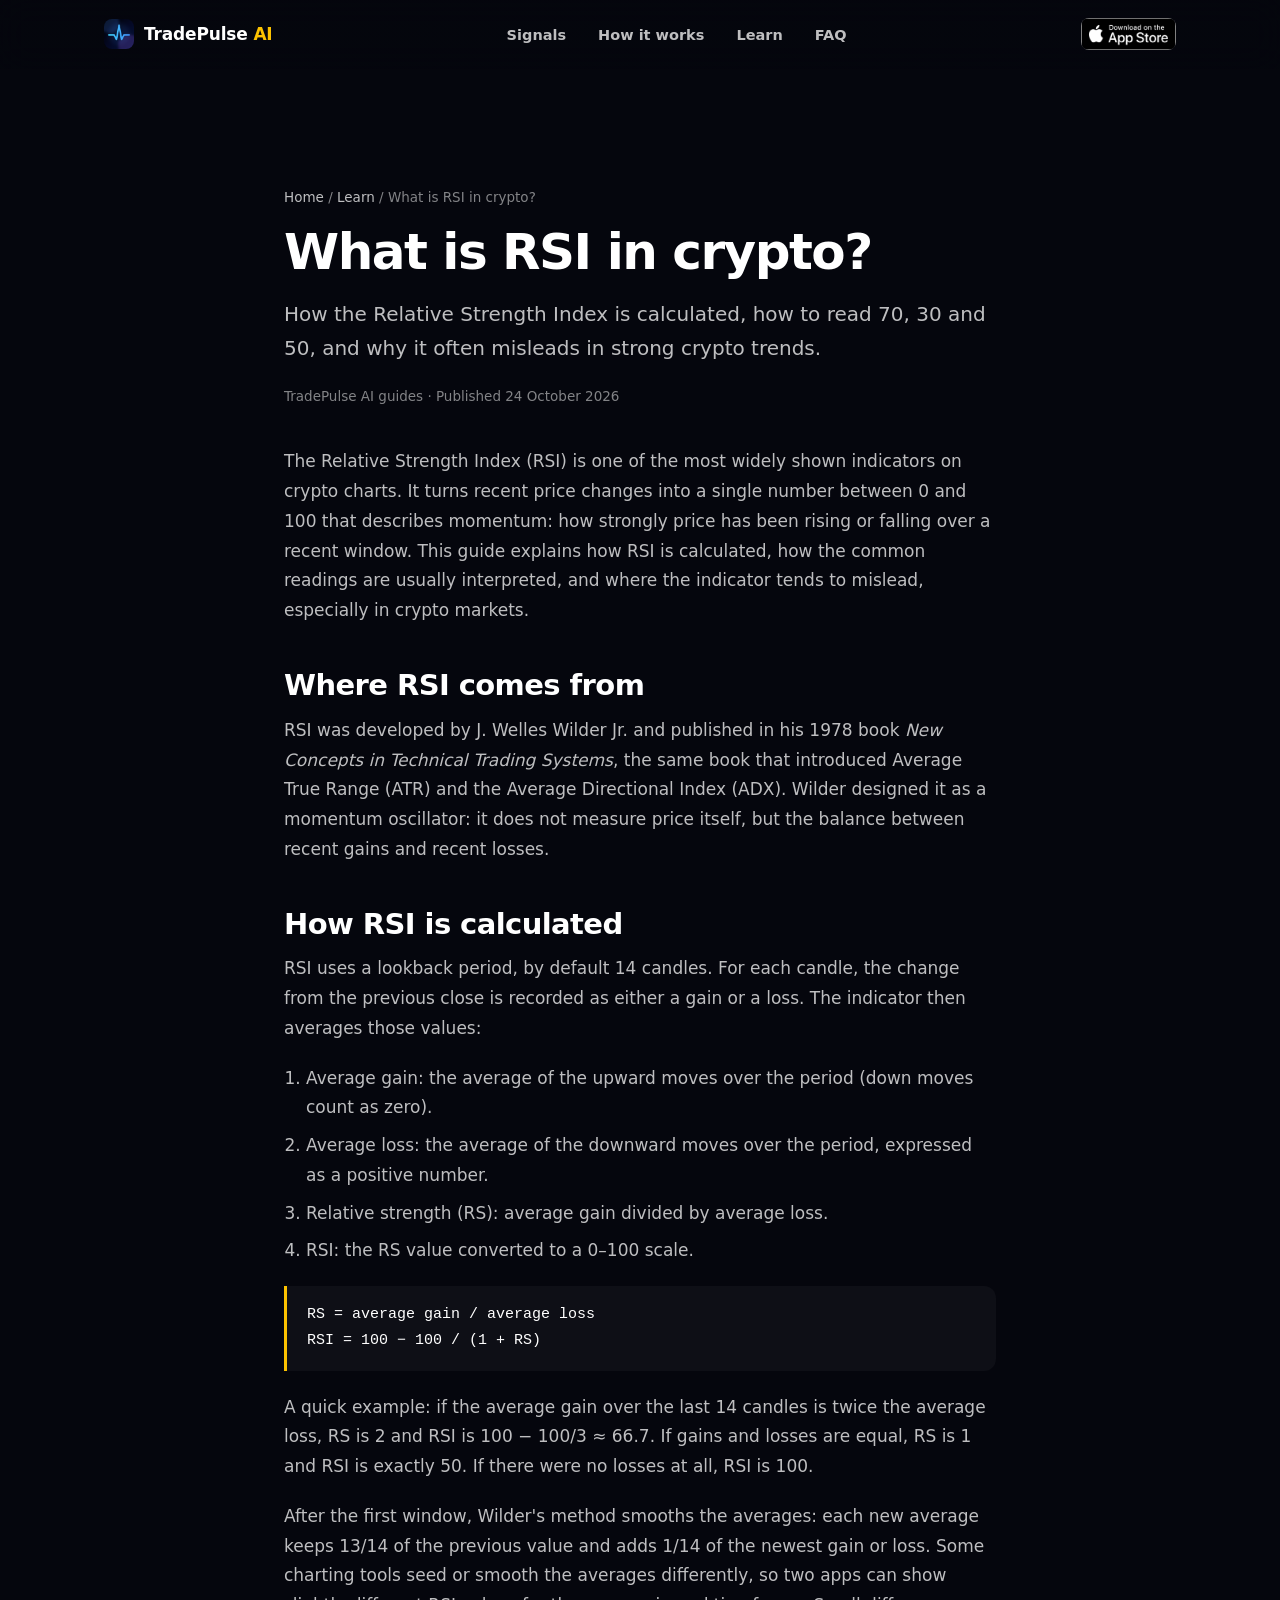
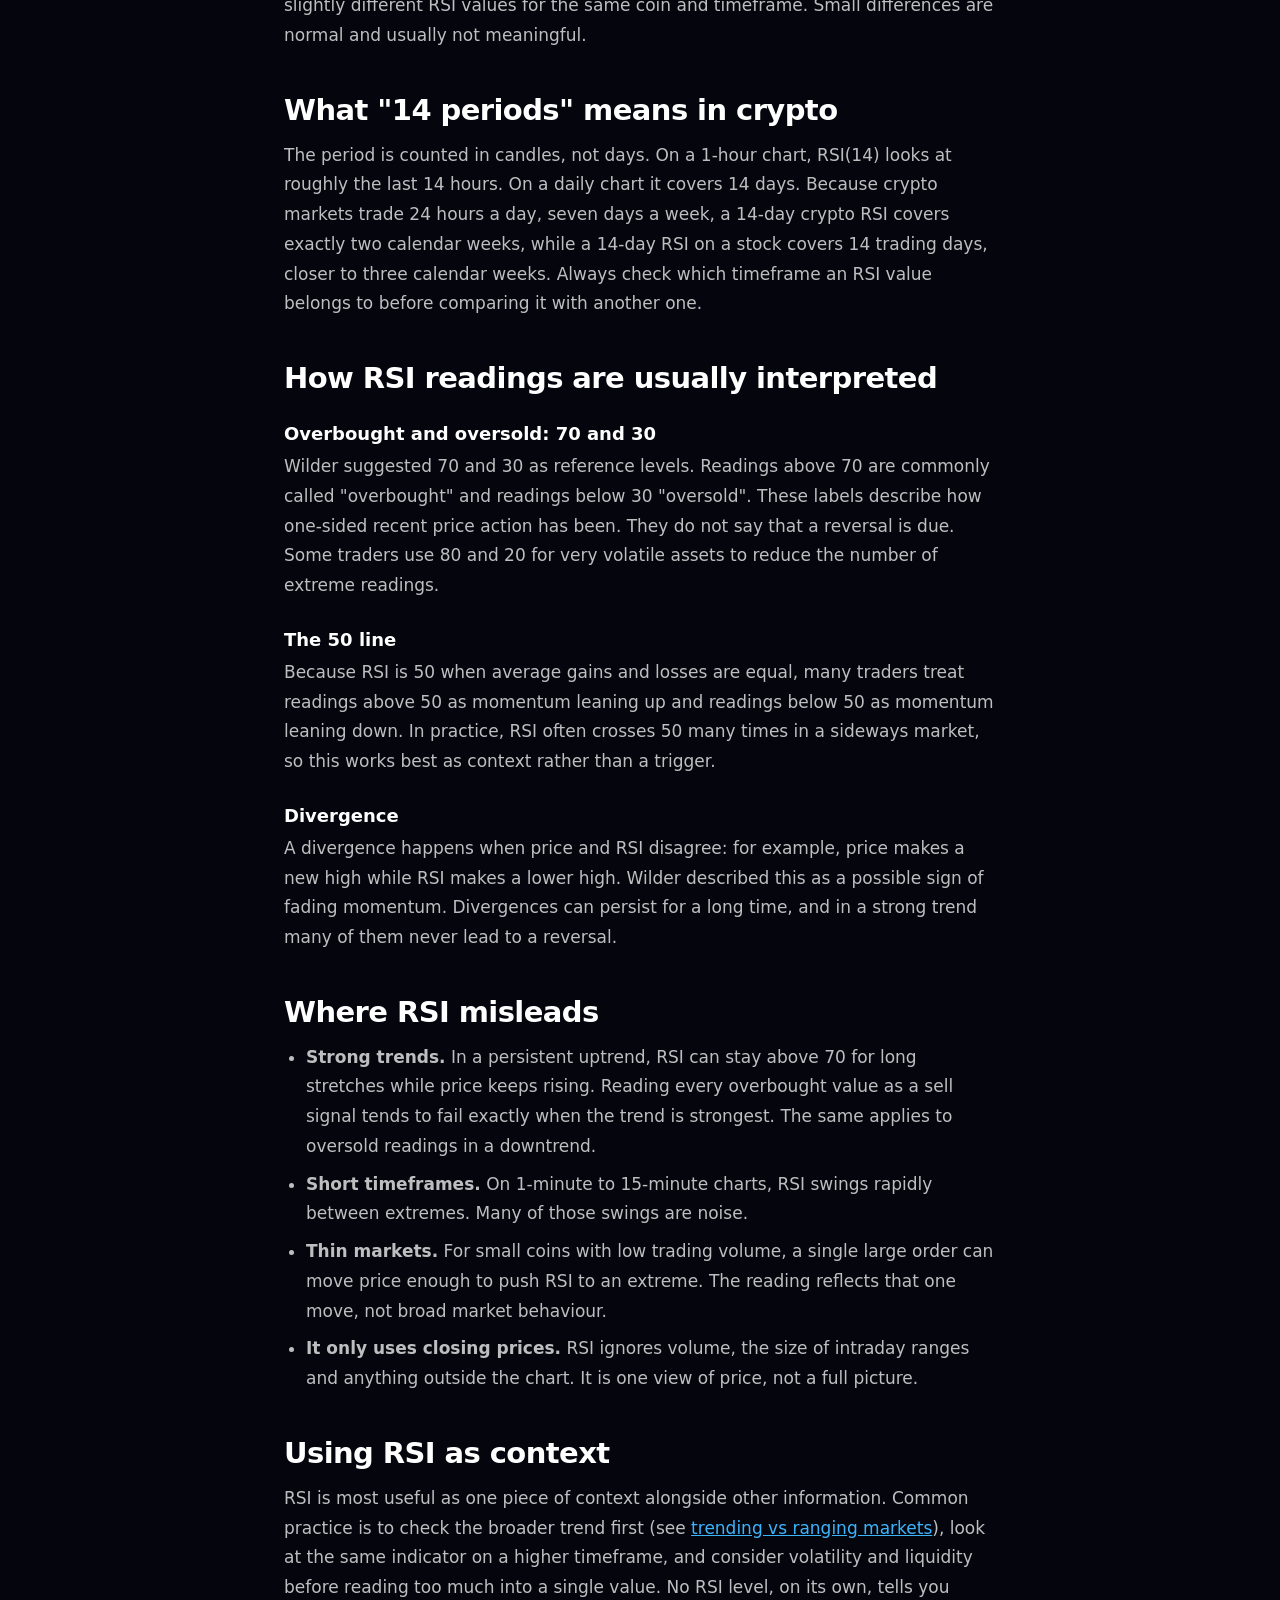
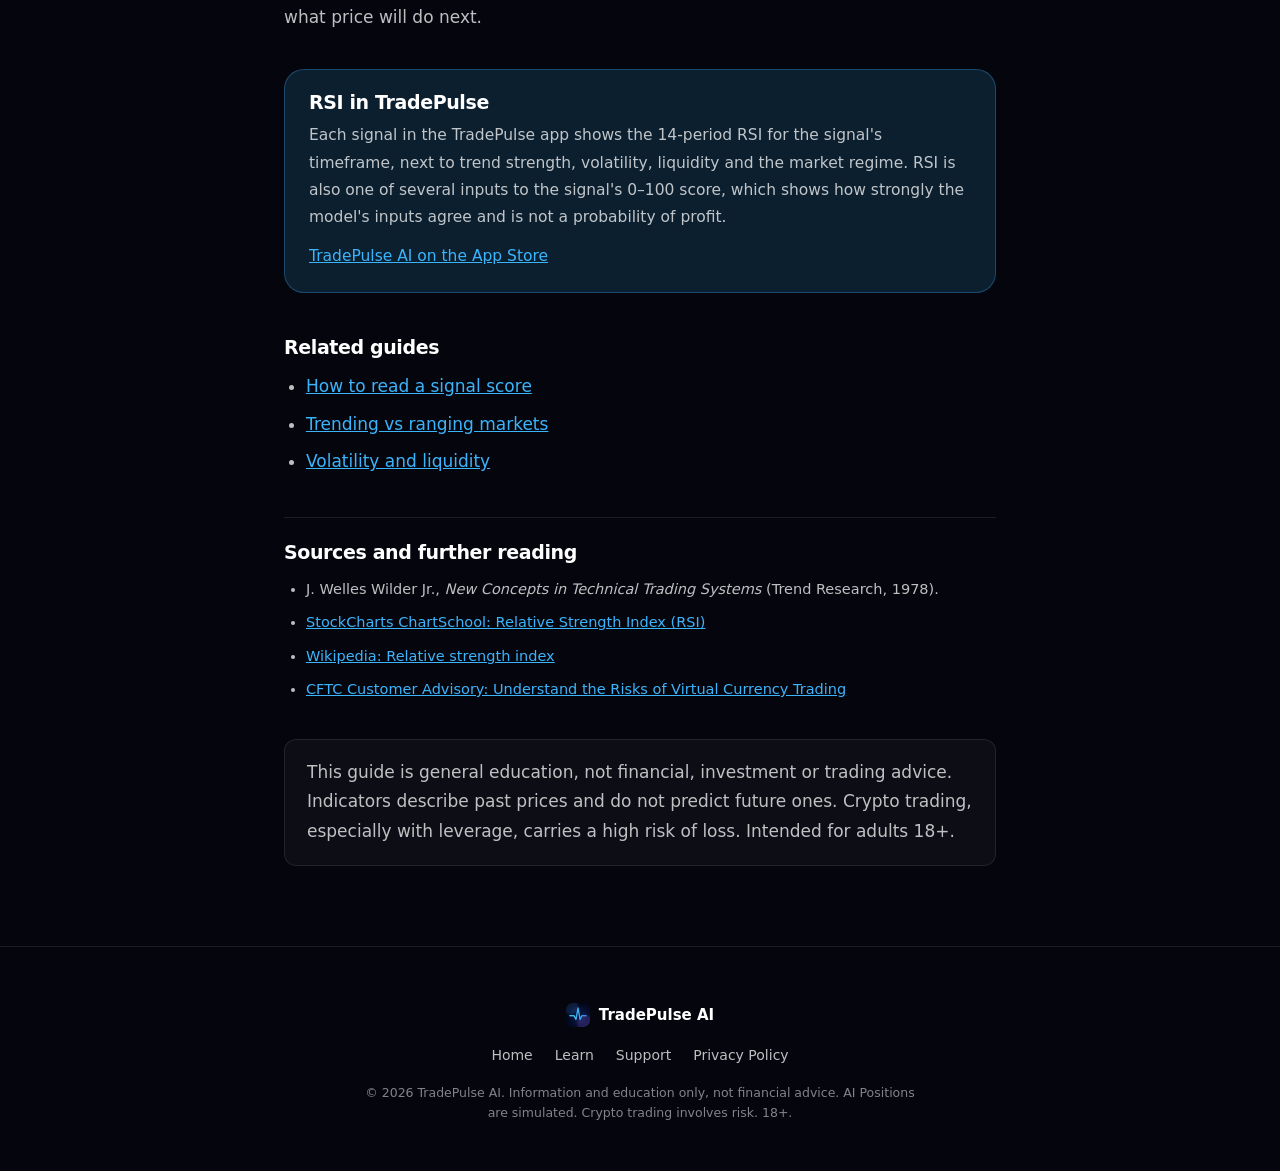
<file: learn/what-is-rsi-crypto.html>
<!DOCTYPE html>
<html lang="en">
<head>
  <meta charset="UTF-8" />
  <meta name="viewport" content="width=device-width, initial-scale=1.0" />
  <title>What Is RSI in Crypto? How the Relative Strength Index Works</title>
  <meta name="description" content="What the Relative Strength Index (RSI) measures, how RSI(14) is calculated, what 70/30 overbought and oversold readings mean in crypto, and where RSI misleads." />
  <meta name="theme-color" content="#05060d" />
  <meta name="apple-itunes-app" content="app-id=6756778055" />
  <link rel="canonical" href="https://www.tradepulseai.app/learn/what-is-rsi-crypto.html" />
  <link rel="icon" type="image/png" href="../assets/icons/favicon-32.png" />
  <link rel="apple-touch-icon" href="../assets/icons/apple-touch-icon.png" />
  <meta property="og:type" content="article" />
  <meta property="og:site_name" content="TradePulse AI" />
  <meta property="og:title" content="What Is RSI in Crypto? How the Relative Strength Index Works" />
  <meta property="og:description" content="What the Relative Strength Index (RSI) measures, how RSI(14) is calculated, what 70/30 overbought and oversold readings mean on crypto charts, and where RSI misleads." />
  <meta property="og:url" content="https://www.tradepulseai.app/learn/what-is-rsi-crypto.html" />
  <meta property="og:image" content="https://www.tradepulseai.app/assets/img/og-image.jpg" />
  <meta name="twitter:card" content="summary_large_image" />
  <meta name="twitter:title" content="What Is RSI in Crypto? How the Relative Strength Index Works" />
  <meta name="twitter:description" content="What the Relative Strength Index (RSI) measures, how RSI(14) is calculated, what 70/30 overbought and oversold readings mean on crypto charts, and where RSI misleads." />
  <meta name="twitter:image" content="https://www.tradepulseai.app/assets/img/og-image.jpg" />
  <link rel="stylesheet" href="../style.css" />
  <script type="application/ld+json">
{
  "@context": "https://schema.org",
  "@graph": [
    {
      "@type": "Article",
      "@id": "https://www.tradepulseai.app/learn/what-is-rsi-crypto.html#article",
      "headline": "What is RSI in crypto?",
      "description": "What the Relative Strength Index (RSI) measures, how RSI(14) is calculated, what 70/30 overbought and oversold readings mean on crypto charts, and where RSI misleads.",
      "url": "https://www.tradepulseai.app/learn/what-is-rsi-crypto.html",
      "mainEntityOfPage": "https://www.tradepulseai.app/learn/what-is-rsi-crypto.html",
      "datePublished": "2026-10-24",
      "dateModified": "2026-10-24",
      "inLanguage": "en",
      "image": "https://www.tradepulseai.app/assets/img/og-image.jpg",
      "author": {
        "@type": "Organization",
        "name": "TradePulse AI",
        "url": "https://www.tradepulseai.app/"
      },
      "publisher": {
        "@type": "Organization",
        "name": "TradePulse AI",
        "url": "https://www.tradepulseai.app/",
        "logo": {
          "@type": "ImageObject",
          "url": "https://www.tradepulseai.app/assets/icons/icon-512.png"
        }
      }
    },
    {
      "@type": "BreadcrumbList",
      "itemListElement": [
        {
          "@type": "ListItem",
          "position": 1,
          "name": "Home",
          "item": "https://www.tradepulseai.app/"
        },
        {
          "@type": "ListItem",
          "position": 2,
          "name": "Learn",
          "item": "https://www.tradepulseai.app/learn/"
        },
        {
          "@type": "ListItem",
          "position": 3,
          "name": "What is RSI in crypto?",
          "item": "https://www.tradepulseai.app/learn/what-is-rsi-crypto.html"
        }
      ]
    }
  ]
}
  </script>
</head>

<body>
  <a class="skip-link" href="#main">Skip to content</a>

  <header class="nav" id="siteNav">
    <div class="wrap">
      <a class="brand" href="../">
        <img src="../assets/icons/icon-192.png" alt="" width="30" height="30" />
        <span class="word">TradePulse <em>AI</em></span>
      </a>
      <ul class="nav-links">
        <li><a href="../#signals">Signals</a></li>
        <li><a href="../#how">How it works</a></li>
        <li><a href="../learn/">Learn</a></li>
        <li><a href="../#faq">FAQ</a></li>
      </ul>
      <a class="badge-link is-small" href="https://apps.apple.com/app/apple-store/id6756778055?pt=128209741&amp;ct=web-learn-rsi&amp;mt=8" data-ct="web-learn-rsi" aria-label="Download TradePulse AI on the App Store">
        <img src="../assets/img/app_store_badge.png" alt="Download on the App Store" width="480" height="161" />
      </a>
    </div>
  </header>

  <main id="main">
    <section class="article-hero">
      <div class="wrap">
        <nav class="crumbs" aria-label="Breadcrumb"><a href="../">Home</a> / <a href="./">Learn</a> / <span>What is RSI in crypto?</span></nav>
        <h1>What is RSI in crypto?</h1>
        <p class="lede">How the Relative Strength Index is calculated, how to read 70, 30 and 50, and why it often misleads in strong crypto trends.</p>
        <p class="meta-line">TradePulse AI guides · Published <time datetime="2026-10-24">24 October 2026</time></p>
      </div>
    </section>

    <article class="article-body">
      <div class="wrap">
<p>The Relative Strength Index (RSI) is one of the most widely shown indicators on crypto charts. It turns recent price changes into a single number between 0 and 100 that describes momentum: how strongly price has been rising or falling over a recent window. This guide explains how RSI is calculated, how the common readings are usually interpreted, and where the indicator tends to mislead, especially in crypto markets.</p>

<h2>Where RSI comes from</h2>
<p>RSI was developed by J. Welles Wilder Jr. and published in his 1978 book <em>New Concepts in Technical Trading Systems</em>, the same book that introduced Average True Range (ATR) and the Average Directional Index (ADX). Wilder designed it as a momentum oscillator: it does not measure price itself, but the balance between recent gains and recent losses.</p>

<h2>How RSI is calculated</h2>
<p>RSI uses a lookback period, by default 14 candles. For each candle, the change from the previous close is recorded as either a gain or a loss. The indicator then averages those values:</p>
<ol>
  <li>Average gain: the average of the upward moves over the period (down moves count as zero).</li>
  <li>Average loss: the average of the downward moves over the period, expressed as a positive number.</li>
  <li>Relative strength (RS): average gain divided by average loss.</li>
  <li>RSI: the RS value converted to a 0–100 scale.</li>
</ol>
<div class="formula"><p>RS = average gain / average loss<br />RSI = 100 − 100 / (1 + RS)</p></div>
<p>A quick example: if the average gain over the last 14 candles is twice the average loss, RS is 2 and RSI is 100 − 100/3 ≈ 66.7. If gains and losses are equal, RS is 1 and RSI is exactly 50. If there were no losses at all, RSI is 100.</p>
<p>After the first window, Wilder's method smooths the averages: each new average keeps 13/14 of the previous value and adds 1/14 of the newest gain or loss. Some charting tools seed or smooth the averages differently, so two apps can show slightly different RSI values for the same coin and timeframe. Small differences are normal and usually not meaningful.</p>

<h2>What "14 periods" means in crypto</h2>
<p>The period is counted in candles, not days. On a 1-hour chart, RSI(14) looks at roughly the last 14 hours. On a daily chart it covers 14 days. Because crypto markets trade 24 hours a day, seven days a week, a 14-day crypto RSI covers exactly two calendar weeks, while a 14-day RSI on a stock covers 14 trading days, closer to three calendar weeks. Always check which timeframe an RSI value belongs to before comparing it with another one.</p>

<h2>How RSI readings are usually interpreted</h2>
<h3>Overbought and oversold: 70 and 30</h3>
<p>Wilder suggested 70 and 30 as reference levels. Readings above 70 are commonly called "overbought" and readings below 30 "oversold". These labels describe how one-sided recent price action has been. They do not say that a reversal is due. Some traders use 80 and 20 for very volatile assets to reduce the number of extreme readings.</p>
<h3>The 50 line</h3>
<p>Because RSI is 50 when average gains and losses are equal, many traders treat readings above 50 as momentum leaning up and readings below 50 as momentum leaning down. In practice, RSI often crosses 50 many times in a sideways market, so this works best as context rather than a trigger.</p>
<h3>Divergence</h3>
<p>A divergence happens when price and RSI disagree: for example, price makes a new high while RSI makes a lower high. Wilder described this as a possible sign of fading momentum. Divergences can persist for a long time, and in a strong trend many of them never lead to a reversal.</p>

<h2>Where RSI misleads</h2>
<ul>
  <li><strong>Strong trends.</strong> In a persistent uptrend, RSI can stay above 70 for long stretches while price keeps rising. Reading every overbought value as a sell signal tends to fail exactly when the trend is strongest. The same applies to oversold readings in a downtrend.</li>
  <li><strong>Short timeframes.</strong> On 1-minute to 15-minute charts, RSI swings rapidly between extremes. Many of those swings are noise.</li>
  <li><strong>Thin markets.</strong> For small coins with low trading volume, a single large order can move price enough to push RSI to an extreme. The reading reflects that one move, not broad market behaviour.</li>
  <li><strong>It only uses closing prices.</strong> RSI ignores volume, the size of intraday ranges and anything outside the chart. It is one view of price, not a full picture.</li>
</ul>

<h2>Using RSI as context</h2>
<p>RSI is most useful as one piece of context alongside other information. Common practice is to check the broader trend first (see <a href="crypto-market-regime-trending-vs-ranging.html">trending vs ranging markets</a>), look at the same indicator on a higher timeframe, and consider volatility and liquidity before reading too much into a single value. No RSI level, on its own, tells you what price will do next.</p>

<div class="app-note">
  <h2>RSI in TradePulse</h2>
  <p>Each signal in the TradePulse app shows the 14-period RSI for the signal's timeframe, next to trend strength, volatility, liquidity and the market regime. RSI is also one of several inputs to the signal's 0–100 score, which shows how strongly the model's inputs agree and is not a probability of profit.</p>
  <p><a href="https://apps.apple.com/app/apple-store/id6756778055?pt=128209741&amp;ct=web-learn-rsi&amp;mt=8" data-ct="web-learn-rsi">TradePulse AI on the App Store</a></p>
</div>

        <section class="related">
          <h2>Related guides</h2>
          <ul>
            <li><a href="crypto-signal-score-confluence.html">How to read a signal score</a></li>
            <li><a href="crypto-market-regime-trending-vs-ranging.html">Trending vs ranging markets</a></li>
            <li><a href="crypto-volatility-and-liquidity.html">Volatility and liquidity</a></li>
          </ul>
        </section>

        <section class="sources">
          <h2>Sources and further reading</h2>
          <ul>
            <li>J. Welles Wilder Jr., <em>New Concepts in Technical Trading Systems</em> (Trend Research, 1978).</li>
            <li><a href="https://chartschool.stockcharts.com/table-of-contents/technical-indicators-and-overlays/technical-indicators/relative-strength-index-rsi" rel="noopener">StockCharts ChartSchool: Relative Strength Index (RSI)</a></li>
            <li><a href="https://en.wikipedia.org/wiki/Relative_strength_index" rel="noopener">Wikipedia: Relative strength index</a></li>
            <li><a href="https://www.cftc.gov/LearnAndProtect/AdvisoriesAndArticles/understand_risks_of_virtual_currency.html" rel="noopener">CFTC Customer Advisory: Understand the Risks of Virtual Currency Trading</a></li>
          </ul>
        </section>

        <div class="notice" style="margin-top:36px">
          <p>This guide is general education, not financial, investment or trading advice. Indicators describe past prices and do not predict future ones. Crypto trading, especially with leverage, carries a high risk of loss. Intended for adults 18+.</p>
        </div>
      </div>
    </article>
  </main>

  <footer>
    <div class="wrap">
      <a class="footer-brand" href="../">
        <img src="../assets/icons/icon-192.png" alt="" width="24" height="24" />
        TradePulse AI
      </a>
      <div class="footer-links">
        <a href="../">Home</a>
        <a href="../learn/">Learn</a>
        <a href="../support.html">Support</a>
        <a href="../privacy.html">Privacy Policy</a>
      </div>
      <p class="footer-fine">© <span id="year">2026</span> TradePulse AI. Information and education only, not financial advice. AI Positions are simulated. Crypto trading involves risk. 18+.</p>
    </div>
  </footer>

  <script>
    document.getElementById('year').textContent = new Date().getFullYear();
    var nav = document.getElementById('siteNav');
    var onScroll = function () { nav.classList.toggle('is-scrolled', window.scrollY > 8); };
    onScroll();
    window.addEventListener('scroll', onScroll, { passive: true });
  </script>
</body>
</html>
</file>
<file: style.css>
/* =========================================================
   TradePulse AI — brand tokens
   Palette sampled directly from official app UI & marketing assets.
   ========================================================= */

:root {
  --bg-0: #05060d;
  --bg-1: #180f30;
  --surface: rgba(255, 255, 255, 0.035);
  --surface-hover: rgba(255, 255, 255, 0.06);
  --border: rgba(255, 255, 255, 0.09);
  --border-strong: rgba(255, 255, 255, 0.18);

  --gold: #fcc200;
  --gold-dim: rgba(252, 194, 0, 0.16);
  --blue: #3cb4fc;
  --blue-dim: rgba(60, 180, 252, 0.14);
  --green: #2ecc5b;
  --red: #fc3a44;

  --ink-0: #ffffff;
  --ink-1: rgba(255, 255, 255, 0.74);
  --ink-2: rgba(255, 255, 255, 0.5);

  --radius-s: 12px;
  --radius-m: 20px;
  --radius-l: 32px;
  --container: 1120px;
  --ease: cubic-bezier(0.16, 1, 0.3, 1);
}

* {
  box-sizing: border-box;
}

html {
  scroll-behavior: smooth;
  scroll-padding-top: 96px;
}

@media (prefers-reduced-motion: reduce) {
  html {
    scroll-behavior: auto;
  }
  *,
  *::before,
  *::after {
    animation-duration: 0.001ms !important;
    animation-iteration-count: 1 !important;
    transition-duration: 0.001ms !important;
  }
}

body {
  margin: 0;
  font-family: -apple-system, system-ui, "Segoe UI", Roboto, Arial, sans-serif;
  background: var(--bg-0);
  color: var(--ink-0);
  -webkit-font-smoothing: antialiased;
  text-rendering: optimizeLegibility;
  overflow-x: hidden;
}

img {
  display: block;
  max-width: 100%;
  height: auto;
}

a {
  color: inherit;
}

::selection {
  background: var(--gold);
  color: #05060d;
}

.skip-link {
  position: absolute;
  top: -48px;
  left: 16px;
  z-index: 200;
  background: var(--ink-0);
  color: #05060d;
  padding: 12px 18px;
  border-radius: var(--radius-s);
  font-weight: 700;
  text-decoration: none;
  transition: top 0.2s var(--ease);
}
.skip-link:focus {
  top: 16px;
}

a:focus-visible,
button:focus-visible,
summary:focus-visible {
  outline: 2px solid var(--blue);
  outline-offset: 3px;
  border-radius: 6px;
}

.wrap {
  max-width: var(--container);
  margin: 0 auto;
  padding: 0 24px;
}

/* =========================================================
   NAV
   ========================================================= */

.nav {
  position: sticky;
  top: 0;
  z-index: 100;
  padding: 18px 0;
  background: linear-gradient(rgba(5, 6, 13, 0.82), rgba(5, 6, 13, 0.82));
  backdrop-filter: blur(16px) saturate(150%);
  -webkit-backdrop-filter: blur(16px) saturate(150%);
  border-bottom: 1px solid transparent;
  transition: border-color 0.3s ease;
}
.nav.is-scrolled {
  border-bottom-color: var(--border);
}

.nav .wrap {
  display: flex;
  align-items: center;
  justify-content: space-between;
  gap: 20px;
}

.brand {
  display: flex;
  align-items: center;
  gap: 10px;
  text-decoration: none;
  font-weight: 800;
  font-size: 17px;
  letter-spacing: -0.01em;
}
.brand img {
  width: 30px;
  height: 30px;
  border-radius: 8px;
}
.brand .word {
  color: var(--ink-0);
}
.brand .word em {
  font-style: normal;
  color: var(--gold);
}

.nav-links {
  display: flex;
  gap: 32px;
  list-style: none;
  margin: 0;
  padding: 0;
}
.nav-links a {
  text-decoration: none;
  font-size: 14.5px;
  font-weight: 600;
  color: var(--ink-1);
  transition: color 0.15s ease;
}
.nav-links a:hover {
  color: var(--ink-0);
}

@media (max-width: 760px) {
  .nav-links {
    display: none;
  }
}

/* App Store badge as a link — the badge image itself is the CTA */
.badge-link {
  display: inline-flex;
  line-height: 0;
  transition: transform 0.2s var(--ease), filter 0.2s var(--ease);
  border-radius: 10px;
}
.badge-link:hover {
  transform: translateY(-2px);
  filter: brightness(1.1);
}
.badge-link img {
  height: 40px;
  width: auto;
  border-radius: 8px;
}
.badge-link.is-small img {
  height: 32px;
}
.badge-link.is-large img {
  height: 54px;
}

/* Secondary ghost button (non-badge CTAs) */
.btn-ghost {
  display: inline-flex;
  align-items: center;
  gap: 8px;
  padding: 12px 22px;
  border: 1px solid var(--border-strong);
  border-radius: 999px;
  color: var(--ink-0);
  text-decoration: none;
  font-weight: 600;
  font-size: 15px;
  transition: background 0.2s ease, transform 0.2s var(--ease);
}
.btn-ghost:hover {
  background: rgba(255, 255, 255, 0.06);
  transform: translateY(-2px);
}

/* =========================================================
   TYPE
   ========================================================= */

.kicker {
  display: inline-flex;
  align-items: center;
  gap: 8px;
  font-size: 13px;
  font-weight: 700;
  letter-spacing: 0.04em;
  text-transform: uppercase;
  color: var(--gold);
  margin: 0 0 18px;
}
.kicker::before {
  content: "";
  width: 7px;
  height: 7px;
  border-radius: 50%;
  background: var(--gold);
  box-shadow: 0 0 10px var(--gold);
}

h1 {
  font-size: clamp(40px, 6.4vw, 84px);
  line-height: 1.03;
  font-weight: 800;
  letter-spacing: -0.03em;
  margin: 0 0 22px;
}

h2 {
  font-size: clamp(30px, 4vw, 46px);
  line-height: 1.1;
  font-weight: 800;
  letter-spacing: -0.02em;
  margin: 0 0 16px;
}

h3 {
  font-size: 17px;
  font-weight: 700;
  margin: 0 0 6px;
}

p {
  color: var(--ink-1);
  line-height: 1.7;
  font-size: 17px;
  margin: 0 0 20px;
}

.lede {
  font-size: clamp(17px, 2vw, 20px);
  max-width: 46ch;
}

.disclaimer {
  font-size: 12.5px;
  color: var(--ink-2);
  line-height: 1.6;
  max-width: 620px;
}

/* =========================================================
   HERO
   ========================================================= */

.hero {
  position: relative;
  padding: 132px 0 72px;
  overflow: hidden;
}

.hero::before {
  content: "";
  position: absolute;
  inset: -20% -10% auto -10%;
  height: 900px;
  background: radial-gradient(ellipse at 50% 0%, rgba(60, 180, 252, 0.16), transparent 65%),
    radial-gradient(ellipse at 80% 10%, rgba(252, 194, 0, 0.1), transparent 60%);
  z-index: -1;
  pointer-events: none;
}

.hero-grid {
  display: grid;
  grid-template-columns: 1fr 0.86fr;
  align-items: center;
  gap: 40px;
}

.hero-copy .lede {
  margin-bottom: 34px;
}

.hero-actions {
  display: flex;
  align-items: center;
  gap: 18px;
  flex-wrap: wrap;
}

.hero-note {
  margin: 22px 0 0;
  font-size: 13.5px;
  color: var(--ink-2);
}

.hero-visual {
  justify-self: center;
  width: min(372px, 100%);
  position: relative;
}
.hero-visual::before {
  content: "";
  position: absolute;
  inset: -12% -30%;
  background: radial-gradient(ellipse at center, rgba(60, 180, 252, 0.28), rgba(252, 194, 0, 0.14) 45%, transparent 72%);
  filter: blur(20px);
  z-index: -1;
}
.hero-visual img {
  width: 100%;
  filter: drop-shadow(0 40px 80px rgba(0, 0, 0, 0.55)) brightness(1.14) contrast(1.06) saturate(1.08);
  -webkit-mask-image: linear-gradient(to bottom, black 88%, transparent 100%);
  mask-image: linear-gradient(to bottom, black 88%, transparent 100%);
}

@media (max-width: 940px) {
  .hero {
    padding-top: 112px;
  }
  .hero-grid {
    grid-template-columns: 1fr;
    text-align: center;
    gap: 56px;
  }
  .hero-copy .lede {
    margin-left: auto;
    margin-right: auto;
  }
  .hero-actions {
    justify-content: center;
  }
  .hero-visual {
    width: min(300px, 74vw);
  }
  .hero-visual img {
    -webkit-mask-image: none;
    mask-image: none;
  }
}

/* =========================================================
   METHODOLOGY STRIP
   ========================================================= */

.strip {
  padding: 48px 0;
  border-top: 1px solid var(--border);
  border-bottom: 1px solid var(--border);
}
.strip .wrap {
  display: grid;
  grid-template-columns: repeat(4, 1fr);
  gap: 24px;
  text-align: center;
}
.strip-item .value {
  font-size: 14px;
  font-weight: 700;
  color: var(--ink-0);
  letter-spacing: -0.01em;
}
.strip-item .label {
  font-size: 12.5px;
  color: var(--ink-2);
  margin-top: 4px;
  text-transform: uppercase;
  letter-spacing: 0.04em;
}
@media (max-width: 700px) {
  .strip .wrap {
    grid-template-columns: repeat(2, 1fr);
    row-gap: 32px;
  }
}

/* =========================================================
   FEATURE SECTIONS
   ========================================================= */

.feature {
  padding: 128px 0;
}
.feature-grid {
  display: grid;
  grid-template-columns: 0.95fr 1.05fr;
  align-items: center;
  gap: 64px;
}
.feature.is-reversed .feature-grid {
  grid-template-columns: 1.05fr 0.95fr;
}
.feature.is-reversed .feature-media {
  order: 2;
}
.feature.is-reversed .feature-copy {
  order: 1;
}

.feature-media {
  justify-self: center;
  width: min(360px, 100%);
  position: relative;
}
.feature-media::before {
  content: "";
  position: absolute;
  inset: -14% -32%;
  background: radial-gradient(ellipse at center, rgba(255, 255, 255, 0.1), transparent 70%);
  filter: blur(24px);
  z-index: -1;
}
.feature-media img {
  width: 100%;
  filter: drop-shadow(0 30px 60px rgba(0, 0, 0, 0.5)) brightness(1.14) contrast(1.06) saturate(1.08);
}

.feature-media--blue::before {
  background: radial-gradient(ellipse at center, rgba(60, 180, 252, 0.22), transparent 70%);
}
.feature-media--gold::before {
  background: radial-gradient(ellipse at center, rgba(252, 194, 0, 0.18), transparent 70%);
}

.feature-copy h2 {
  max-width: 14ch;
}
.feature-copy p {
  max-width: 42ch;
}

@media (max-width: 900px) {
  .feature {
    padding: 88px 0;
  }
  .feature-grid,
  .feature.is-reversed .feature-grid {
    grid-template-columns: 1fr;
    text-align: center;
    gap: 44px;
  }
  .feature.is-reversed .feature-media,
  .feature.is-reversed .feature-copy {
    order: initial;
  }
  .feature-copy h2,
  .feature-copy p {
    max-width: none;
    margin-left: auto;
    margin-right: auto;
  }
}

/* =========================================================
   MORE (compact secondary features)
   ========================================================= */

.more {
  padding: 40px 0 120px;
}
.more-grid {
  display: grid;
  grid-template-columns: repeat(2, 1fr);
  gap: 24px;
}
.more-card {
  display: flex;
  gap: 24px;
  align-items: flex-start;
  padding: 32px;
  border-radius: var(--radius-l);
  border: 1px solid var(--border);
  background: var(--surface);
  text-align: left;
  transition: transform 0.25s var(--ease), background 0.25s ease, border-color 0.25s ease;
}
.more-card:hover {
  transform: translateY(-4px);
  background: var(--surface-hover);
  border-color: var(--border-strong);
}
.more-media {
  flex-shrink: 0;
  width: 132px;
  position: relative;
}
.more-media::before {
  content: "";
  position: absolute;
  inset: -20% -40%;
  background: radial-gradient(ellipse at center, rgba(255, 255, 255, 0.08), transparent 70%);
  filter: blur(16px);
  z-index: -1;
}
.more-card:nth-child(1) .more-media::before {
  background: radial-gradient(ellipse at center, rgba(60, 180, 252, 0.2), transparent 70%);
}
.more-card:nth-child(2) .more-media::before {
  background: radial-gradient(ellipse at center, rgba(252, 194, 0, 0.16), transparent 70%);
}
.more-media img {
  width: 100%;
  border-radius: 14px;
  filter: drop-shadow(0 16px 30px rgba(0, 0, 0, 0.45)) brightness(1.14) contrast(1.06) saturate(1.08);
}
.more-copy {
  flex: 1;
  min-width: 0;
}
.more-copy h3 {
  font-size: 19px;
  color: var(--ink-0);
}
.more-copy p {
  font-size: 14.5px;
  margin: 0;
}

@media (max-width: 760px) {
  .more {
    padding: 8px 0 88px;
  }
  .more-grid {
    grid-template-columns: 1fr;
  }
  .more-card {
    flex-direction: column;
    align-items: center;
    text-align: center;
  }
  .more-media {
    width: 150px;
  }
}

/* =========================================================
   TRUST / METHODOLOGY
   ========================================================= */

.trust {
  padding: 120px 0;
  background: linear-gradient(180deg, transparent, rgba(255, 255, 255, 0.015), transparent);
}
.trust-head {
  max-width: 640px;
  margin: 0 auto 56px;
  text-align: center;
}
.trust-head .lede {
  margin: 0 auto;
}

.trust-grid {
  display: grid;
  grid-template-columns: repeat(4, 1fr);
  gap: 16px;
}
.trust-card {
  padding: 26px 22px;
  border-radius: var(--radius-m);
  border: 1px solid var(--border);
  background: var(--surface);
  transition: transform 0.25s var(--ease), background 0.25s ease, border-color 0.25s ease;
}
.trust-card:hover {
  transform: translateY(-4px);
  background: var(--surface-hover);
  border-color: var(--border-strong);
}
.trust-card .icon {
  width: 38px;
  height: 38px;
  border-radius: 10px;
  display: flex;
  align-items: center;
  justify-content: center;
  margin-bottom: 16px;
}
.trust-card .icon svg {
  width: 19px;
  height: 19px;
}
.trust-card p {
  font-size: 14.5px;
  margin: 0;
}
.trust-card.c-rsi .icon { background: var(--blue-dim); color: var(--blue); }
.trust-card.c-trend .icon { background: rgba(46, 204, 91, 0.14); color: var(--green); }
.trust-card.c-vol .icon { background: var(--gold-dim); color: var(--gold); }
.trust-card.c-liq .icon { background: rgba(255, 255, 255, 0.08); color: var(--ink-0); }

.trust-foot {
  margin-top: 40px;
  text-align: center;
}
.trust-foot .disclaimer {
  margin: 0 auto;
}

@media (max-width: 900px) {
  .trust {
    padding: 80px 0;
  }
  .trust-grid {
    grid-template-columns: repeat(2, 1fr);
  }
}

/* =========================================================
   FAQ
   ========================================================= */

.faq-section {
  padding: 120px 0;
}
.faq-head {
  max-width: 560px;
  margin: 0 auto 48px;
  text-align: center;
}
.faq-list {
  max-width: 740px;
  margin: 0 auto;
  display: flex;
  flex-direction: column;
  gap: 10px;
}
.faq-list details {
  border: 1px solid var(--border);
  border-radius: var(--radius-s);
  background: var(--surface);
  padding: 4px 22px;
}
.faq-list details[open] {
  border-color: var(--border-strong);
}
.faq-list summary {
  cursor: pointer;
  list-style: none;
  padding: 18px 0;
  font-weight: 700;
  font-size: 16px;
  display: flex;
  align-items: center;
  justify-content: space-between;
  gap: 16px;
}
.faq-list summary::-webkit-details-marker {
  display: none;
}
.faq-list summary .chevron {
  flex-shrink: 0;
  width: 18px;
  height: 18px;
  color: var(--ink-2);
  transition: transform 0.25s var(--ease);
}
.faq-list details[open] summary .chevron {
  transform: rotate(180deg);
}
.faq-list p {
  margin: 0 0 18px;
  font-size: 15px;
}

@media (max-width: 700px) {
  .faq-section {
    padding: 80px 0;
  }
}

/* =========================================================
   CLOSING / CTA
   ========================================================= */

.closing {
  padding: 100px 0 140px;
  text-align: center;
  position: relative;
}
.closing::before {
  content: "";
  position: absolute;
  inset: 0;
  background: radial-gradient(ellipse at 50% 30%, rgba(252, 194, 0, 0.09), transparent 65%);
  z-index: -1;
}
.closing-card-link {
  display: block;
  width: min(340px, 78vw);
  margin: 0 auto 36px;
  border-radius: var(--radius-l);
  transition: transform 0.3s var(--ease);
}
.closing-card-link:hover {
  transform: translateY(-6px) scale(1.015);
}
.closing-card {
  width: 100%;
  border-radius: var(--radius-l);
  overflow: hidden;
  box-shadow: 0 40px 100px rgba(0, 0, 0, 0.6), 0 0 120px rgba(252, 194, 0, 0.12);
  filter: brightness(1.1) contrast(1.05);
}
.closing h2 {
  margin-bottom: 14px;
}
.closing .lede {
  margin: 0 auto 36px;
}
.closing-actions {
  display: flex;
  justify-content: center;
}
.text-link {
  display: inline-flex;
  align-items: center;
  gap: 8px;
  font-weight: 700;
  font-size: 16px;
  text-decoration: none;
  color: var(--gold);
  padding: 8px 4px;
  transition: gap 0.2s var(--ease);
}
.text-link:hover {
  gap: 12px;
}

@media (max-width: 700px) {
  .closing {
    padding: 72px 0 96px;
  }
}

/* =========================================================
   REVEAL ANIMATION
   ========================================================= */

.reveal {
  opacity: 0;
  transform: translateY(24px);
  transition: opacity 0.7s var(--ease), transform 0.7s var(--ease);
}
.reveal.is-visible {
  opacity: 1;
  transform: none;
}
@media (prefers-reduced-motion: reduce) {
  .reveal {
    opacity: 1;
    transform: none;
  }
}

/* =========================================================
   FOOTER
   ========================================================= */

footer {
  padding: 56px 0 48px;
  border-top: 1px solid var(--border);
  text-align: center;
}
.footer-brand {
  display: inline-flex;
  align-items: center;
  gap: 9px;
  font-weight: 800;
  font-size: 15px;
  text-decoration: none;
  color: var(--ink-0);
  margin-bottom: 20px;
}
.footer-brand img {
  width: 24px;
  height: 24px;
  border-radius: 7px;
}
.footer-links {
  display: flex;
  justify-content: center;
  gap: 22px;
  margin-bottom: 20px;
  font-size: 14px;
}
footer a {
  text-decoration: none;
  color: var(--ink-1);
}
footer a:hover {
  color: var(--ink-0);
  text-decoration: underline;
}
.footer-fine {
  font-size: 12.5px;
  color: var(--ink-2);
  max-width: 560px;
  margin: 0 auto;
  line-height: 1.6;
}

/* =========================================================
   LEGAL PAGES (support / privacy)
   ========================================================= */

.legal-hero {
  padding: 140px 0 56px;
  text-align: center;
}
.legal-hero h1 {
  font-size: clamp(32px, 5vw, 48px);
}
.legal-hero p {
  max-width: 520px;
  margin: 0 auto;
}
.legal-body {
  padding: 0 0 100px;
}
.legal-body .wrap {
  max-width: 680px;
}
.legal-body p {
  max-width: none;
}
.legal-body h2 {
  font-size: 21px;
  margin-top: 40px;
}

/* =========================================================
   SHARED NOTES / DISCLOSURES
   ========================================================= */

.notice {
  max-width: 740px;
  margin: 0 auto;
  padding: 18px 22px;
  border: 1px solid var(--border);
  border-radius: var(--radius-s);
  background: var(--surface);
}
.notice p {
  font-size: 14px;
  margin: 0;
  color: var(--ink-1);
}
.notice p + p {
  margin-top: 10px;
}

.tag-sim {
  display: inline-block;
  font-size: 12px;
  font-weight: 700;
  letter-spacing: 0.03em;
  text-transform: uppercase;
  color: var(--blue);
  border: 1px solid rgba(60, 180, 252, 0.4);
  border-radius: 999px;
  padding: 3px 10px;
  margin-bottom: 14px;
}

.how-list {
  max-width: 740px;
  margin: 0 auto;
  padding: 0;
  list-style: none;
  display: grid;
  gap: 14px;
}
.how-list li {
  padding: 18px 22px;
  border: 1px solid var(--border);
  border-radius: var(--radius-s);
  background: var(--surface);
  color: var(--ink-1);
  font-size: 15.5px;
  line-height: 1.65;
}
.how-list strong {
  color: var(--ink-0);
}

.plans {
  max-width: 740px;
  margin: 0 auto;
  display: grid;
  grid-template-columns: 1fr 1fr;
  gap: 16px;
}
.plan {
  padding: 24px;
  border: 1px solid var(--border);
  border-radius: var(--radius-m);
  background: var(--surface);
}
.plan h3 {
  font-size: 18px;
  margin-bottom: 12px;
}
.plan ul {
  margin: 0;
  padding-left: 18px;
  color: var(--ink-1);
  font-size: 14.5px;
  line-height: 1.7;
}
@media (max-width: 700px) {
  .plans {
    grid-template-columns: 1fr;
  }
}

/* =========================================================
   LEARN (educational articles)
   ========================================================= */

.article-hero {
  padding: 120px 0 32px;
}
.article-hero .wrap,
.article-body .wrap {
  max-width: 760px;
}
.article-hero h1 {
  font-size: clamp(32px, 5vw, 50px);
  margin-bottom: 18px;
}
.article-hero .lede {
  max-width: none;
}
.crumbs {
  font-size: 13.5px;
  color: var(--ink-2);
  margin: 0 0 22px;
}
.crumbs a {
  color: var(--ink-1);
  text-decoration: none;
}
.crumbs a:hover {
  text-decoration: underline;
}
.meta-line {
  font-size: 13.5px;
  color: var(--ink-2);
  margin: 0;
}

.article-body {
  padding: 8px 0 80px;
}
.article-body h2 {
  font-size: clamp(23px, 3vw, 29px);
  margin: 44px 0 14px;
}
.article-body h3 {
  font-size: 18px;
  margin: 28px 0 8px;
}
.article-body p,
.article-body li {
  font-size: 17px;
  line-height: 1.75;
  color: var(--ink-1);
}
.article-body ul,
.article-body ol {
  padding-left: 22px;
  margin: 0 0 20px;
}
.article-body li {
  margin-bottom: 8px;
}
.article-body a {
  color: var(--blue);
}
.article-body code {
  font-family: ui-monospace, SFMono-Regular, Menlo, monospace;
  font-size: 0.92em;
  background: rgba(255, 255, 255, 0.07);
  padding: 2px 6px;
  border-radius: 6px;
  color: var(--ink-0);
}
.formula {
  padding: 16px 20px;
  border-left: 3px solid var(--gold);
  background: var(--surface);
  border-radius: 0 var(--radius-s) var(--radius-s) 0;
  margin: 0 0 22px;
}
.formula p {
  margin: 0;
  font-family: ui-monospace, SFMono-Regular, Menlo, monospace;
  font-size: 15px;
  color: var(--ink-0);
}
.app-note {
  margin: 36px 0;
  padding: 22px 24px;
  border: 1px solid rgba(60, 180, 252, 0.3);
  border-radius: var(--radius-m);
  background: var(--blue-dim);
}
.app-note h2 {
  font-size: 19px !important;
  margin: 0 0 10px !important;
}
.app-note p {
  font-size: 15.5px;
  margin: 0 0 12px;
}
.app-note p:last-child {
  margin-bottom: 0;
}
.sources {
  margin-top: 40px;
  padding-top: 24px;
  border-top: 1px solid var(--border);
}
.sources h2 {
  font-size: 19px !important;
  margin-top: 0 !important;
}
.sources li,
.sources p {
  font-size: 14.5px;
}
.related {
  margin-top: 36px;
}
.related h2 {
  font-size: 19px !important;
}

.learn-grid {
  display: grid;
  grid-template-columns: repeat(2, 1fr);
  gap: 18px;
  max-width: 900px;
  margin: 0 auto;
}
.learn-card {
  display: block;
  padding: 26px;
  border: 1px solid var(--border);
  border-radius: var(--radius-m);
  background: var(--surface);
  text-decoration: none;
  transition: transform 0.25s var(--ease), background 0.25s ease, border-color 0.25s ease;
}
.learn-card:hover {
  transform: translateY(-3px);
  background: var(--surface-hover);
  border-color: var(--border-strong);
}
.learn-card h2,
.learn-card h3 {
  font-size: 19px;
  margin: 0 0 8px;
  color: var(--ink-0);
}
.learn-card p {
  font-size: 14.5px;
  margin: 0;
}
@media (max-width: 700px) {
  .learn-grid {
    grid-template-columns: 1fr;
  }
}
.learn-section {
  padding: 40px 0 120px;
}
.learn-section .section-head {
  max-width: 640px;
  margin: 0 auto 40px;
  text-align: center;
}
</file>
